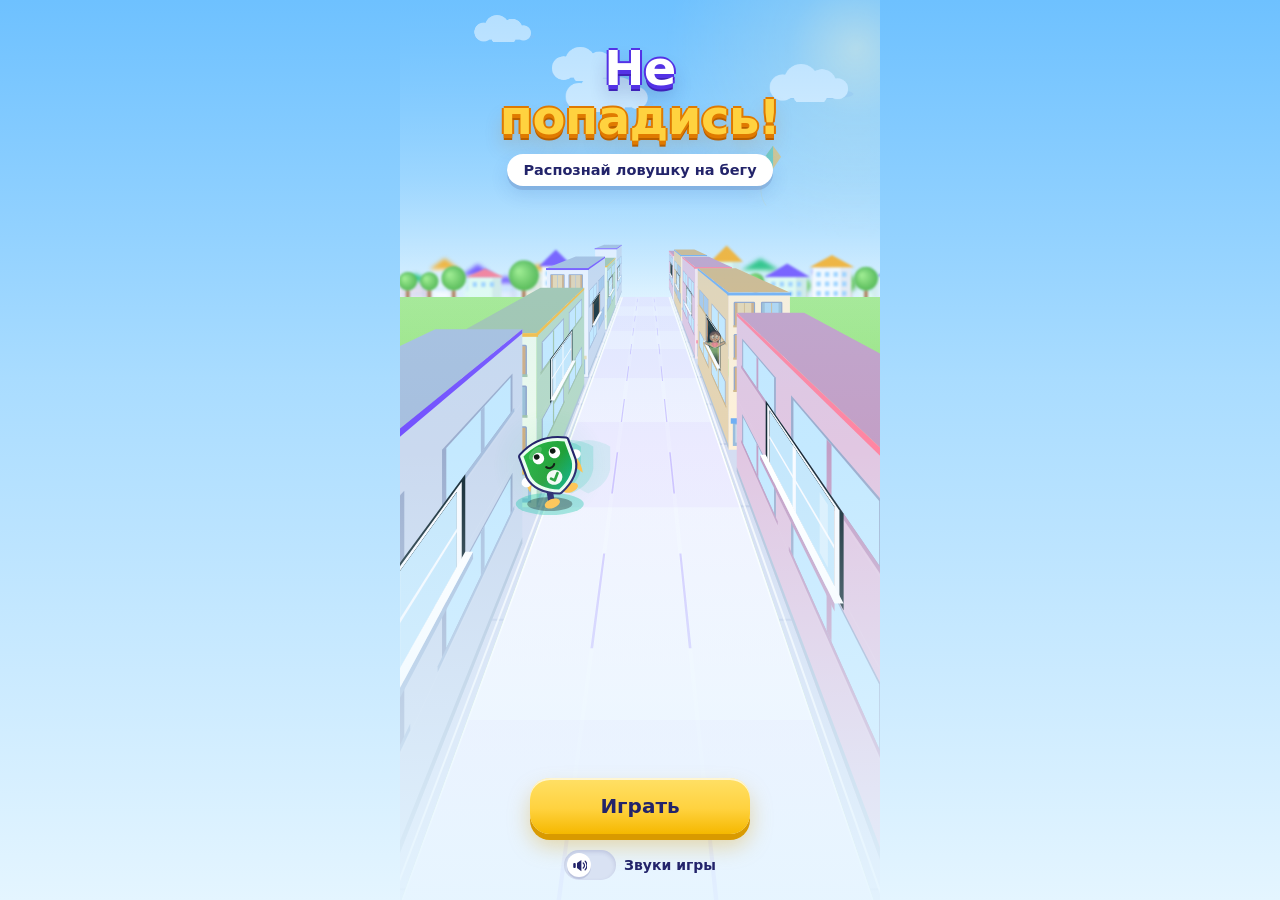
<file: game/index.html>
<!doctype html>
<html lang="ru">
<head>
  <meta charset="utf-8" />
  <meta name="viewport" content="width=device-width, initial-scale=1, maximum-scale=1, user-scalable=no, viewport-fit=cover" />
  <link rel="icon" href="data:," />
  <title>Не попадись!</title>
  <link rel="stylesheet" href="styles.css" />
  <link rel="stylesheet" href="events.css" />
  <link rel="stylesheet" href="rewards.css" />
</head>
<body>
  <div id="app">
    <!-- Игровое поле -->
    <canvas id="game" tabindex="-1" aria-label="Бег по трём дорожкам. Стрелки влево и вправо — манёвр, вверх или пробел — прыжок."></canvas>
    <section id="event-stage" class="event-stage hidden" role="status" aria-live="polite" aria-atomic="true"></section>

    <!-- HUD во время забега -->
    <div id="hud" class="hud hidden">
      <div class="hud-left">
        <div class="hud-chip" id="distance">0 м</div>
        <div class="hud-chip coins" id="coins"><span class="coin-dot" id="coin-target" aria-hidden="true"></span><span id="coins-n">0</span></div>
      </div>
      <div class="hud-right">
        <button class="icon-btn" id="sound-run" aria-label="Включить звук"></button>
        <button class="icon-btn" id="btn-pause" aria-label="Пауза и выход"><svg viewBox="0 0 24 24" aria-hidden="true"><rect x="5" y="3" width="5" height="18" rx="2"/><rect x="14" y="3" width="5" height="18" rx="2"/></svg></button>
      </div>
      <div class="hud-health"><div class="lives" id="lives" role="status" aria-live="polite" aria-atomic="true"></div><div class="hud-chip combo hidden" id="combo">x2</div></div>
    </div>

    <!-- Подсказка действий (нижние дорожки) -->
    <div id="lane-legend" class="lane-legend hidden">
      <button class="legend-item lane-btn" data-lane="0" aria-label="Отказать"><span class="lb-circle"><svg viewBox="0 0 24 24" fill="none" stroke="#fff" stroke-width="3.6" stroke-linecap="round" aria-hidden="true"><path d="M6.5 6.5l11 11M17.5 6.5l-11 11"/></svg></span><span class="lb-label">Отказать</span></button>
      <button class="legend-item lane-btn" data-lane="1" aria-label="Проверить"><span class="lb-circle"><svg viewBox="0 0 24 24" fill="none" stroke="#fff" stroke-width="3.2" stroke-linecap="round" aria-hidden="true"><circle cx="10.5" cy="10.5" r="6"/><path d="M15.2 15.2l4.8 4.8"/></svg></span><span class="lb-label">Проверить</span></button>
      <button class="legend-item lane-btn" data-lane="2" aria-label="Можно"><span class="lb-circle"><svg viewBox="0 0 24 24" fill="none" stroke="#fff" stroke-width="3.6" stroke-linecap="round" stroke-linejoin="round" aria-hidden="true"><path d="M5 12.5l4.5 4.5L19 7.5"/></svg></span><span class="lb-label">Можно</span></button>
    </div>

    <!-- Всплывающее «почему» при ошибке -->
    <div id="flash" class="flash hidden"></div>

    <!-- Стартовый экран -->
    <section id="screen-start" class="screen">
      <div class="brand">
        <h1 class="game-title">Не <span class="accent">попадись!</span></h1>
        <p class="subtitle">Распознай ловушку на бегу</p>
      </div>
      <div class="start-stage" aria-hidden="true"></div>
      <div class="start-bottom">
        <button class="btn-primary" id="btn-play">Играть</button>
        <label class="sound-toggle">
          <input type="checkbox" id="sound-toggle" />
          <span class="pill" aria-hidden="true"><svg viewBox="0 0 24 24"><rect x="2" y="8" width="4" height="8" rx="1.5"/><path d="M8 8l7-5v18l-7-5z"/><path d="M18 8q4 4 0 8M21 5q6 7 0 14" fill="none" stroke="currentColor" stroke-width="2" stroke-linecap="round"/></svg></span>
          <span class="sound-lbl">Звуки игры</span>
        </label>
      </div>
    </section>

    <section id="tutorial-overlay" class="modal-overlay hidden" role="dialog" aria-modal="true" aria-labelledby="tutorial-title" aria-describedby="tutorial-subtitle">
      <div class="tutorial-card">
        <button id="btn-tutorial-close" class="tutorial-close" aria-label="Пропустить обучение и начать игру"><svg viewBox="0 0 24 24" aria-hidden="true"><path d="M7 7l10 10M17 7L7 17"/></svg></button>
        <h2 id="tutorial-title">Как играть</h2>
        <p id="tutorial-subtitle">Герой бежит сам</p>
        <div class="tutorial-moves">
          <div class="tutorial-step">
            <svg class="tutorial-art" viewBox="0 0 140 116" aria-hidden="true">
              <defs><g id="tutorial-hero"><ellipse cy="24" rx="18" ry="5" fill="#c2b7eb"/><path d="M0-24L19-17V1Q18 17 0 24Q-18 17-19 1V-17Z" fill="#22c37a" stroke="#fff" stroke-width="3"/><ellipse cx="-7" cy="-6" rx="4" ry="6" fill="#fff"/><ellipse cx="7" cy="-6" rx="4" ry="6" fill="#fff"/><circle cx="-6" cy="-5" r="2" fill="#23246a"/><circle cx="8" cy="-5" r="2" fill="#23246a"/><path d="M-5 6q5 6 10 0" fill="none" stroke="#23246a" stroke-width="2.5" stroke-linecap="round"/></g></defs>
              <path d="M17 108L36 10H104L123 108" fill="#e2daf7"/><path d="M51 12L44 108M89 12L96 108" stroke="#fff" stroke-width="2" stroke-dasharray="6 6"/>
              <g fill="#a28bd4" stroke="#fff" stroke-width="2"><rect x="53" y="18" width="34" height="38" rx="4"/><path d="M58 23l24 28m0-28L58 51"/></g>
              <g class="tutorial-dodge"><use href="#tutorial-hero" x="70" y="75"/></g>
              <path d="M33 105H107m-68-6l-6 6 6 6m62-12l6 6-6 6" fill="none" stroke="#7350ff" stroke-width="3" stroke-linecap="round" stroke-linejoin="round"/>
            </svg>
            <strong>Обходи ящики</strong><span>Свайп ← →</span>
          </div>
          <div class="tutorial-step">
            <svg class="tutorial-art" viewBox="0 0 140 116" aria-hidden="true">
              <path d="M17 108L36 10H104L123 108" fill="#fff0bf"/><path d="M51 12L44 108M89 12L96 108" stroke="#fff" stroke-width="2" stroke-dasharray="6 6"/>
              <ellipse cx="70" cy="23" rx="14" ry="17" fill="#ffd23f" stroke="#fff5be" stroke-width="3"/><text x="70" y="28" text-anchor="middle" fill="#855015" font-size="13" font-weight="900">X5</text>
              <path d="M47 83v23m46-23v23" stroke="#9987bc" stroke-width="7"/><rect x="41" y="73" width="58" height="17" rx="4" fill="#ffd23f"/><path d="M48 88l10-13m8 13l10-13m8 13l10-13" stroke="#c28b31" stroke-width="4"/>
              <g class="tutorial-jump"><use href="#tutorial-hero" x="70" y="62"/></g>
              <path d="M118 84V53m-6 6l6-6 6 6" fill="none" stroke="#7350ff" stroke-width="3" stroke-linecap="round" stroke-linejoin="round"/>
            </svg>
            <strong>Прыгай за монетами</strong><span>Свайп ↑</span>
          </div>
        </div>
        <div class="tutorial-answer">
          <strong>Выбирай безопасный ответ</strong>
          <div class="tutorial-choices" aria-hidden="true">
            <span><i class="tutorial-no">×</i>Отказать</span><span><i class="tutorial-check"><svg viewBox="0 0 24 24"><circle cx="10" cy="10" r="6"/><path d="M15 15l5 5"/></svg></i>Проверить</span><span><i class="tutorial-yes">✓</i>Можно</span>
          </div>
        </div>
        <button id="btn-tutorial-start" class="btn-primary">Поехали!</button>
        <p class="tutorial-keyboard">На компьютере: ← → и пробел</p>
      </div>
    </section>

    <!-- Экран итога -->
    <section id="screen-end" class="screen hidden" aria-labelledby="end-title">
      <div id="run-complete" class="run-complete hidden" role="status" aria-live="polite">
        <svg class="complete-art" viewBox="0 0 240 112" aria-hidden="true">
          <ellipse cx="120" cy="55" rx="64" ry="48" fill="#ffedab"/>
          <g fill="none" stroke-width="5" stroke-linecap="round"><path d="M43 29l-7-6m4 61l-9 4m166-60l8-5m-9 58l9 4" stroke="#a493ed"/><path d="M65 14l-2-8m112 8l3-8m-8 89l4 7m-100-7l-3 7" stroke="#efb738"/></g>
          <g fill="#70d7aa"><circle cx="29" cy="54" r="4"/><circle cx="212" cy="52" r="4"/></g>
          <path d="M98 70l-8 36 18-7 10 11 7-34M141 70l9 36-18-7-10 11-7-34" fill="#9980ee"/>
          <circle cx="120" cy="51" r="42" fill="#e7ae32"/><circle cx="120" cy="48" r="41" fill="#ffd45b" stroke="#fff3c8" stroke-width="4"/>
          <path d="M120 18l24 9v22q-1 20-24 31-23-11-24-31V27Z" fill="#22bc7b" stroke="#fff" stroke-width="3" stroke-linejoin="round"/>
          <path d="M108 48l9 9 17-20" fill="none" stroke="#fff" stroke-width="6" stroke-linecap="round" stroke-linejoin="round"/>
        </svg>
        <h2 id="complete-title">Поздравляем!</h2>
        <p>Ты прошёл все испытания!</p>
      </div>
      <h2 class="end-title" id="end-title">Забег окончен!</h2>
      <div class="end-stats">
        <div class="stat"><div class="stat-num" id="end-distance">0</div><div class="stat-lbl">метров</div></div>
        <div class="stat"><div class="stat-num" id="end-coins">0</div><div class="stat-lbl">монет</div></div>
        <div class="stat"><div class="stat-num" id="end-recognized">0</div><div class="stat-lbl">ловушек<br>распознано</div></div>
      </div>
      <p class="end-verdict" id="end-verdict"></p>
      <div class="end-review" id="end-review"></div>
      <section class="chest-shop" aria-labelledby="shop-title">
        <div class="shop-heading"><h3 id="shop-title">Выбери сундук</h3><span class="shop-wallet"><i class="coin-dot" aria-hidden="true"></i><span id="shop-balance" aria-live="polite">0</span><span class="sr-only">монет осталось</span></span></div>
        <div class="chest-list" id="chest-list"></div>
        <div id="run-collection" class="run-collection hidden"><h4 id="collection-heading">Зверушки забега</h4><div id="run-pets" class="run-pets"></div></div>
      </section>
      <button class="btn-primary" id="btn-again">Начать заново</button>
    </section>

    <section id="pause-overlay" class="modal-overlay hidden" role="dialog" aria-modal="true" aria-labelledby="pause-title">
      <div class="pause-card"><span class="pause-mark" aria-hidden="true">Ⅱ</span><h2 id="pause-title">Передохнём?</h2><p>Забег подождёт тебя.</p>
        <button class="btn-primary" id="btn-resume">Продолжить</button>
        <button class="btn-secondary" id="btn-finish-run">Завершить забег</button>
        <button class="btn-text" id="btn-exit">Выйти из игры</button>
        <small>При выходе забег и монеты сбросятся.</small>
      </div>
    </section>
    <section id="reward-overlay" class="modal-overlay hidden" role="dialog" aria-modal="true" aria-labelledby="reward-title">
      <div class="reward-dialog" id="reward-dialog" tabindex="-1"><h2 id="reward-title">Кто внутри?</h2><div id="reward-opening" class="reward-opening"></div><div id="reward-reel" class="reward-reel hidden"><span class="reel-pointer" aria-hidden="true"></span><div class="reel-window" aria-hidden="true"><div id="reel-track" class="reel-track"></div></div><p id="reel-label" class="reel-label" role="status">Кто станет твоим другом?</p></div><div id="reward-pet" class="hidden" role="status" aria-live="polite"></div><button class="btn-primary hidden" id="btn-reward-done">К сундукам</button></div>
    </section>

    <!-- Загрузка -->
    <section id="screen-loading" class="screen">
      <div class="loader"></div>
      <p>Загрузка…</p>
    </section>
  </div>

  <script src="js/content.js"></script>
  <script src="js/platform.js"></script>
  <script src="js/events.js"></script>
  <script src="js/runner.js"></script>
  <script src="js/city.js"></script>
  <script src="js/rewards.js"></script>
  <script src="js/reward-shop.js"></script>
  <script src="js/game.js"></script>
</body>
</html>
</file>
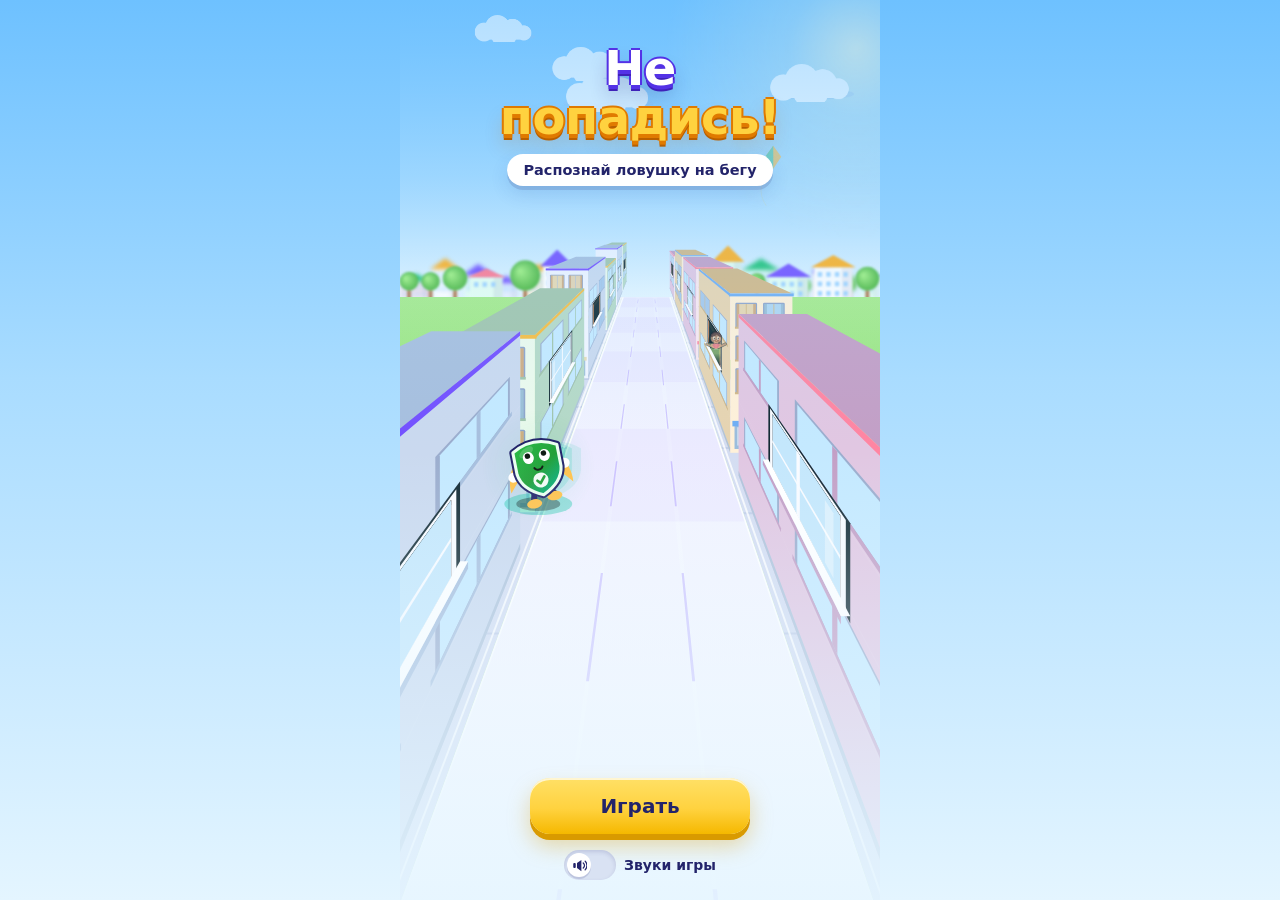
<file: play.html>
<!doctype html>
<html lang="ru">
<head>
  <meta charset="utf-8" />
  <meta name="viewport" content="width=device-width, initial-scale=1, maximum-scale=1, user-scalable=no, viewport-fit=cover" />
  <link rel="icon" href="data:," />
  <title>Не попадись!</title>
  <style>
/* «Не попадись!» — оформление в стиле «Облака»: пастельное небо, белые карточки-наклейки,
   мягкие «пластиковые» тени. Только системные шрифты, без внешних ресурсов. */
:root {
  --sky1: #6ec1ff;
  --sky2: #a9dcff;
  --sky3: #e4f5ff;
  --ink: #23246a;
  --ink-2: #5b5f9c;
  --muted: #8c90bd;
  --violet: #7350ff;
  --violet-2: #5432e6;
  --violet-soft: #ece6ff;
  --sun: #ffd23f;
  --sun-2: #f5b800;
  --tile: #ffffff;
  --tile-lip: #cdd8ee;
  /* дорожки-действия */
  --refuse: #ff4d6d;   --refuse-d: #d42a4c;
  --check: #7350ff;    --check-d: #4a2bd0;
  --ok: #22c37a;       --ok-d: #12965a;
  --sber-green: #21a038;
  --card-sh: 0 4px 0 rgba(35,36,106,0.14), 0 8px 18px rgba(35,80,160,0.14);
  font-family: ui-rounded, "SF Pro Rounded", "Arial Rounded MT Bold", "Nunito", "Segoe UI", system-ui, -apple-system, Roboto, sans-serif;
}

* { box-sizing: border-box; -webkit-tap-highlight-color: transparent; }
html, body { margin: 0; height: 100%; overflow: hidden; }
body {
  background: linear-gradient(180deg, var(--sky1) 0%, var(--sky2) 42%, var(--sky3) 100%);
  color: var(--ink);
  user-select: none;
  -webkit-user-select: none;
  touch-action: none;
}
input { -webkit-user-select: text; user-select: text; }
button { font-family: inherit; }

#app {
  position: relative;
  width: 100vw;
  height: 100vh;
  height: 100dvh;
  max-width: 480px;
  margin: 0 auto;
  overflow: hidden;
  background: var(--sky2);
}
#game { position: absolute; inset: 0; width: 100%; height: 100%; display: block; }
.hidden { display: none !important; }

/* ---------- Кнопки ---------- */
.btn-primary {
  border: none;
  background: linear-gradient(180deg, #ffe066, var(--sun) 55%, var(--sun-2));
  color: var(--ink);
  font-size: 20px;
  font-weight: 900;
  padding: 16px 46px;
  border-radius: 20px;
  box-shadow: inset 0 2px 0 rgba(255,255,255,0.7), 0 6px 0 #d99a00, 0 12px 22px rgba(217,154,0,0.35);
  cursor: pointer;
  transition: transform 0.08s ease, box-shadow 0.08s ease;
}
.btn-primary:active { transform: translateY(4px); box-shadow: inset 0 2px 0 rgba(255,255,255,0.7), 0 2px 0 #d99a00, 0 6px 12px rgba(217,154,0,0.3); }
.btn-secondary {
  border: none;
  background: var(--tile);
  color: var(--ink);
  font-size: 16px; font-weight: 900;
  padding: 14px 26px;
  border-radius: 18px;
  box-shadow: var(--card-sh);
  cursor: pointer;
  transition: transform 0.08s ease;
}
.btn-secondary:active { transform: translateY(3px); }
.btn-text {
  border: none; background: none; color: var(--ink-2);
  font-size: 14px; font-weight: 800; text-decoration: underline; text-underline-offset: 3px;
  cursor: pointer; padding: 8px;
}
.btn-primary:focus-visible, .btn-secondary:focus-visible, .icon-btn:focus-visible, .lane-btn:focus-visible { outline: 3px solid var(--violet); outline-offset: 3px; }

/* ---------- HUD ---------- */
.hud {
  position: absolute;
  top: 0; left: 0; right: 0;
  display: flex;
  justify-content: space-between;
  align-items: flex-start;
  padding: calc(env(safe-area-inset-top) + 12px) 12px 0;
  z-index: 5;
  pointer-events: none;
}
.hud-left, .hud-right { display: flex; gap: 8px; align-items: center; }
.hud-chip {
  background: var(--tile);
  color: var(--ink);
  font-weight: 900;
  font-size: 16px;
  font-variant-numeric: tabular-nums;
  padding: 7px 13px;
  border-radius: 14px;
  display: flex; align-items: center; gap: 6px;
  box-shadow: var(--card-sh);
}
.coin-dot {
  width: 18px; height: 18px; border-radius: 50%;
  background: radial-gradient(circle at 35% 30%, #fff6c4, var(--sun) 55%, var(--sun-2));
  box-shadow: inset 0 -2px 0 rgba(180,110,0,0.35);
}
.hud-chip.coins.pop { animation: chipPop 0.28s ease-out; }
.hud-chip.combo { background: linear-gradient(180deg, #ffe066, var(--sun-2)); color: var(--ink); box-shadow: 0 4px 0 #d99a00, 0 8px 16px rgba(217,154,0,0.3); }
.hud-chip.combo.pop { animation: chipPop 0.4s cubic-bezier(.2,1.6,.4,1); }
@keyframes chipPop { 0% { transform: scale(1); } 40% { transform: scale(1.22); } 100% { transform: scale(1); } }
.lives { display:flex; gap:2px; padding:5px 8px; background:var(--tile); border-radius:14px; box-shadow:var(--card-sh); }
.life { position:relative; display:block; width:22px; height:26px; flex:none; }
.life svg { display:block; width:100%; height:100%; }
.life.lost .life-icon { opacity:.2; filter:grayscale(1); }
.lives.hit { background:#fff0f4; box-shadow:0 0 0 2px #ff85a2,0 4px 0 #d42a4c26; animation:shieldPanel .7s ease-out; }
.life.pop::after { content:""; position:absolute; inset:-6px; border:3px solid #ff85a2; border-radius:50%; animation:shieldRing .65s ease-out both; }
.life-shard { position:absolute; inset:0; animation:shieldBreak .8s cubic-bezier(.15,.7,.35,1) both; }
.shard-0 { clip-path:polygon(0 0,55% 0,48% 47%,0 52%); --dx:-14px; --dy:-12px; --turn:-35deg; }
.shard-1 { clip-path:polygon(55% 0,100% 0,100% 52%,48% 47%); --dx:15px; --dy:-10px; --turn:40deg; }
.shard-2 { clip-path:polygon(0 52%,48% 47%,55% 100%,0 100%); --dx:-11px; --dy:19px; --turn:-55deg; }
.shard-3 { clip-path:polygon(48% 47%,100% 52%,100% 100%,55% 100%); --dx:14px; --dy:21px; --turn:50deg; }
@keyframes shieldBreak { 0%,12% { opacity:1; transform:scale(1.25); filter:brightness(1.35); } 65% { opacity:1; } 100% { opacity:0; transform:translate(var(--dx),var(--dy)) rotate(var(--turn)) scale(.55); } }
@keyframes shieldRing { from { opacity:.9; transform:scale(.5); } to { opacity:0; transform:scale(1.7); } }
@keyframes shieldPanel { 0%,100% { transform:scale(1); } 22% { transform:scale(1.1); } 50% { transform:scale(.98); } }
.sr-only { position:absolute; width:1px; height:1px; padding:0; margin:-1px; overflow:hidden; clip-path:inset(50%); white-space:nowrap; }
@media (max-width:360px) { .life { width:18px; height:22px; } }
@media (prefers-reduced-motion:reduce) { .life.pop::after,.life-shard { display:none; } }
.icon-btn {
  pointer-events: auto;
  border: none;
  background: var(--tile);
  width: 40px; height: 40px;
  border-radius: 14px;
  font-size: 18px;
  box-shadow: var(--card-sh);
  cursor: pointer;
}

/* ---------- Нижняя панель: три кнопки-дорожки ---------- */
.lane-legend {
  position: absolute;
  left: 0; right: 0; bottom: 0;
  display: flex;
  justify-content: space-around;
  z-index: 5;
  padding: 14px 10px calc(env(safe-area-inset-bottom) + 12px);
  background: rgba(255,255,255,0.78);
  border-top: 2px solid #fff;
  box-shadow: 0 -6px 20px rgba(35,80,160,0.12);
  border-radius: 26px 26px 0 0;
}
.lane-btn {
  flex: 1;
  border: none; background: none; padding: 0;
  display: flex; flex-direction: column; align-items: center; gap: 7px;
  color: var(--ink); font-size: 13.5px; font-weight: 900;
  cursor: pointer;
  touch-action: manipulation;
}
.lane-btn .lb-circle {
  width: 64px; height: 64px; border-radius: 50%;
  display: flex; align-items: center; justify-content: center;
  transition: transform 0.14s cubic-bezier(.2,1.5,.4,1);
}
.lane-btn .lb-circle svg { width: 30px; height: 30px; }
.lane-btn[data-lane="0"] .lb-circle { background: linear-gradient(180deg, #ff7a92, var(--refuse)); box-shadow: inset 0 3px 0 rgba(255,255,255,0.45), 0 6px 0 var(--refuse-d), 0 10px 16px rgba(212,42,76,0.3); }
.lane-btn[data-lane="1"] .lb-circle { background: linear-gradient(180deg, #8f75ff, var(--check)); box-shadow: inset 0 3px 0 rgba(255,255,255,0.45), 0 6px 0 var(--check-d), 0 10px 16px rgba(74,43,208,0.3); }
.lane-btn[data-lane="2"] .lb-circle { background: linear-gradient(180deg, #4fdc98, var(--ok)); box-shadow: inset 0 3px 0 rgba(255,255,255,0.45), 0 6px 0 var(--ok-d), 0 10px 16px rgba(18,150,90,0.3); }
.lane-btn:active .lb-circle { transform: translateY(4px); }
.lane-btn.active .lb-circle { transform: translateY(-3px) scale(1.08); }
.lane-btn .lb-label { padding: 2px 10px; border-radius: 999px; transition: background 0.12s ease, color 0.12s ease; }
.lane-btn.active .lb-label { background: var(--ink); color: #fff; }

/* ---------- Подсказка «почему» при ошибке ---------- */
.flash {
  position: absolute;
  left: 14px; right: 14px;
  top: calc(env(safe-area-inset-top) + 68px);
  z-index: 8;
  background: var(--tile);
  color: var(--ink);
  border-radius: 22px;
  padding: 16px 16px 14px;
  font-size: 15.5px;
  font-weight: 800;
  line-height: 1.32;
  text-align: center;
  box-shadow: 0 5px 0 rgba(35,36,106,0.16), 0 14px 28px rgba(35,80,160,0.22);
  animation: flashIn 0.18s cubic-bezier(.2,1.4,.4,1);
}
.flash::before {
  content: "Ой!"; position: absolute; top: -12px; left: 16px;
  background: var(--refuse); color: #fff; font-size: 13px; font-weight: 900;
  padding: 3px 12px; border-radius: 10px; box-shadow: 0 3px 0 var(--refuse-d);
}
.flash .flash-icon { font-size: 26px; display: block; margin-bottom: 2px; }
.flash .flash-villain { font-weight: 900; color: var(--refuse-d); margin-bottom: 4px; }
.flash .flash-ans { margin-top: 10px; padding: 7px 10px; border-radius: 12px; background: var(--violet-soft); color: var(--violet-2); font-size: 14.5px; font-weight: 900; }
@keyframes flashIn { from { opacity: 0; transform: translateY(-10px) scale(0.95); } to { opacity: 1; transform: none; } }

/* ---------- Экраны ---------- */
.screen {
  position: absolute;
  inset: 0;
  z-index: 10;
  display: flex;
  flex-direction: column;
  align-items: center;
  justify-content: flex-start;
  gap: 16px;
  padding: calc(env(safe-area-inset-top) + 20px) 20px calc(env(safe-area-inset-bottom) + 20px);
  background: linear-gradient(180deg, rgba(110,193,255,0.5) 0%, rgba(169,220,255,0.6) 45%, rgba(228,245,255,0.88) 100%);
  color: var(--ink);
  text-align: center;
  overflow-y: auto;
  touch-action: pan-y;
}
.screen > :first-child { margin-top: auto; }
.screen > :last-child { margin-bottom: auto; }

.brand { display: flex; flex-direction: column; align-items: center; gap: 6px; }
.logo-badge {
  width: 92px; height: 92px;
  border-radius: 50%;
  background: radial-gradient(circle at 35% 28%, #5fe08a, var(--sber-green) 62%, #13782a);
  box-shadow: inset 0 -6px 0 rgba(0,0,0,0.12), 0 14px 22px rgba(35,80,160,0.25);
  display: flex; align-items: center; justify-content: center;
  animation: badgeIn 0.5s cubic-bezier(.2,1.5,.4,1) both, floaty 2.6s ease-in-out 0.5s infinite;
}
@keyframes badgeIn { from { transform: scale(0.3) rotate(-14deg); opacity: 0; } to { transform: none; opacity: 1; } }
@keyframes floaty { 0%,100% { transform: translateY(0) rotate(-2deg); } 50% { transform: translateY(-7px) rotate(2deg); } }
@keyframes riseIn { from { transform: translateY(14px); opacity: 0; } to { transform: none; opacity: 1; } }

/* Объёмный заголовок: белая заливка + фиолетовая «выдавленная» тень */
.game-title {
  margin: 6px 0 0;
  font-size: 42px;
  line-height: 1.02;
  font-weight: 900;
  letter-spacing: -0.5px;
  color: #fff;
  text-shadow:
    0 2px 0 var(--violet-2), 0 4px 0 var(--violet-2), 0 6px 0 #3f22b8,
    2px 0 0 var(--violet-2), -2px 0 0 var(--violet-2), 0 -2px 0 var(--violet-2),
    0 12px 18px rgba(35,36,106,0.25);
  animation: riseIn 0.4s ease-out 0.12s both;
}
.game-title .accent {
  display: block;
  color: var(--sun);
  text-shadow:
    0 2px 0 #e07a00, 0 4px 0 #e07a00, 0 6px 0 #b85f00,
    2px 0 0 #e07a00, -2px 0 0 #e07a00, 0 -2px 0 #e07a00,
    0 12px 18px rgba(184,95,0,0.25);
}
.subtitle {
  margin: 6px 0 0; color: var(--ink); font-size: 14.5px; font-weight: 800;
  background: var(--tile); padding: 8px 16px; border-radius: 999px; box-shadow: var(--card-sh);
  animation: riseIn 0.4s ease-out 0.2s both;
}

.howto {
  background: rgba(255,255,255,0.9);
  border: 2px solid #fff;
  border-radius: 24px;
  padding: 14px 14px 12px;
  width: 100%;
  max-width: 350px;
  text-align: left;
  box-shadow: var(--card-sh);
  animation: riseIn 0.4s ease-out 0.28s both;
}
.howto-title { margin: 0 0 8px 4px; font-weight: 900; font-size: 15px; color: var(--ink); }
.howto-row { display: flex; align-items: center; gap: 10px; font-size: 13.5px; color: var(--ink-2); margin: 8px 0; line-height: 1.28; font-weight: 700; animation: riseIn 0.35s ease-out both; }
.howto-row .he { flex: 0 0 34px; height: 34px; border-radius: 50%; display: flex; align-items: center; justify-content: center; }
.howto-row .he svg { width: 17px; height: 17px; }
.howto-row b { color: var(--ink); font-weight: 900; }
.howto-row.r0 { animation-delay: 0.34s; } .howto-row.r0 .he { background: var(--refuse); box-shadow: 0 3px 0 var(--refuse-d); }
.howto-row.r1 { animation-delay: 0.42s; } .howto-row.r1 .he { background: var(--check); box-shadow: 0 3px 0 var(--check-d); }
.howto-row.r2 { animation-delay: 0.5s; }  .howto-row.r2 .he { background: var(--ok); box-shadow: 0 3px 0 var(--ok-d); }

#btn-play { animation: riseIn 0.4s ease-out 0.55s both, pulse 1.6s ease-in-out 1s infinite; }
@keyframes pulse { 0%,100% { transform: scale(1); } 50% { transform: scale(1.05); } }

.sound-toggle { display: flex; align-items: center; gap: 8px; color: var(--ink); font-weight: 800; font-size: 14px; cursor: pointer; position: relative; }
.sound-toggle input { position: absolute; opacity: 0; width: 1px; height: 1px; }
.sound-toggle .pill { width: 52px; height: 30px; border-radius: 999px; background: #d9e2f3; box-shadow: inset 0 2px 4px rgba(35,36,106,0.15); position: relative; transition: background 0.18s; }
.sound-toggle .pill::after { content: ""; position: absolute; left: 3px; top: 3px; width: 24px; height: 24px; border-radius: 50%; background: #fff; box-shadow: 0 2px 0 rgba(35,36,106,0.15); transition: transform 0.18s cubic-bezier(.2,1.5,.4,1); }
.sound-toggle input:checked + .pill { background: var(--ok); }
.sound-toggle input:checked + .pill::after { transform: translateX(22px); }
.sound-toggle .pill svg { position:absolute; left:8px; top:8px; width:15px; height:15px; fill:currentColor; z-index:1; transition:transform .18s; }
.sound-toggle input:checked + .pill svg { transform:translateX(22px); }
.sound-toggle input:focus-visible + .pill { outline: 3px solid var(--violet); outline-offset: 2px; }
.sound-lbl { color: var(--ink); }
.hint { color: var(--ink-2); font-size: 12.5px; font-weight: 700; margin: 0; }

/* ---------- Экран итога ---------- */
.end-title {
  font-size: 32px; font-weight: 900; margin: 0; color: #fff;
  text-shadow: 0 2px 0 var(--violet-2), 0 4px 0 var(--violet-2), 2px 0 0 var(--violet-2), -2px 0 0 var(--violet-2), 0 -2px 0 var(--violet-2), 0 10px 16px rgba(35,36,106,0.22);
  animation: riseIn 0.35s ease-out both;
}
.end-stats { display: flex; gap: 10px; width: 100%; max-width: 360px; }
.stat { flex: 1; background: var(--tile); border-radius: 18px; padding: 12px 6px 10px; box-shadow: var(--card-sh); animation: riseIn 0.4s ease-out both; }
.stat:nth-child(2) { animation-delay: 0.1s; }
.stat:nth-child(3) { animation-delay: 0.2s; }
.stat-num { font-size: 26px; min-height: 30px; font-variant-numeric: tabular-nums; font-weight: 900; color: var(--violet); }
.stat-lbl { font-size: 12px; color: var(--ink-2); font-weight: 800; margin-top: 2px; min-height: 28px; }

.end-verdict { font-size: 16px; font-weight: 800; color: var(--ink); max-width: 340px; min-height: 44px; animation: riseIn 0.4s ease-out 0.5s both; }

/* ---------- Загрузка ---------- */
#screen-loading { gap: 14px; font-weight: 800; }
.loader {
  width: 46px; height: 46px;
  border: 5px solid rgba(255,255,255,0.85);
  border-top-color: var(--violet);
  border-radius: 50%;
  animation: spin 0.9s linear infinite;
}
@keyframes spin { to { transform: rotate(360deg); } }

@media (max-height: 700px) {
  .game-title { font-size: 34px; }
  .logo-badge { width: 70px; height: 70px; }
  .logo-badge svg { width: 42px; height: 42px; }
  .howto { padding: 10px 12px; }
  .lane-btn .lb-circle { width: 58px; height: 58px; }
}

@media (prefers-reduced-motion: reduce) {
  *, *::before, *::after { animation: none !important; transition: none !important; }
}


/* Адаптация локального раннера к визуальному языку matvey-v2. */
#screen-start { justify-content:space-between; padding-top:calc(env(safe-area-inset-top) + 38px); background:linear-gradient(180deg,#6ec1ff88, #a9dcff22 32%,transparent 50%,#e4f5ffdd); }
#screen-start > :first-child,#screen-start > :last-child { margin:0; }
#screen-start .game-title { font-size:48px; }
.start-stage { flex:1; min-height:70px; }
.start-bottom { display:flex; flex-direction:column; align-items:center; gap:16px; width:100%; }
#screen-start #btn-play { min-width:220px; }
#screen-end { gap:25px; background:linear-gradient(180deg,#b8e3ffe6,#e9f6fff2); }
#screen-end .end-title { font-size:32px; margin-bottom:3px; }
#screen-end .end-stats { gap:9px; }
#screen-end .stat { min-width:0; padding:19px 5px 15px; border:2px solid #fff; }
#screen-end .stat-num { font-size:clamp(23px,6vw,30px); }
#screen-end .stat-lbl { min-height:32px; line-height:1.3; }
#screen-end .end-verdict { margin:0; font-size:16px; line-height:1.45; max-width:305px; min-height:0; }
#btn-again { width:100%; max-width:310px; font-size:19px; padding-inline:18px; }
.hud-chip { white-space:nowrap; }
.hud-chip.combo { position:absolute; top:128px; right:14px; font-size:12px; }
.lives { min-height:36px; align-items:center; }
.lane-legend { pointer-events:auto; }
@media (max-height:700px) { #screen-start { padding-top:22px; padding-bottom:18px; }.start-bottom { gap:12px; }#screen-start .game-title { font-size:39px; }.lane-btn .lb-circle { width:52px; height:52px; }.lane-legend { padding-top:10px; }.lane-btn { gap:5px; } }
@media (max-width:360px) { .hud-left,.hud-right { gap:5px; }.hud-chip { padding:7px 8px; font-size:13px; }.lives { font-size:16px; padding:6px; }.icon-btn { width:36px; height:36px; }#screen-end { padding-inline:16px; }.stat-lbl { font-size:11px; } }

/* Two compact HUD rows keep the pause and sound controls easy to tap. */
.hud { display:grid; grid-template-columns:1fr auto; gap:6px 8px; }
.hud-left,.hud-right { gap:6px; }
.hud-health { grid-column:1/-1; display:flex; align-items:center; gap:8px; }
.hud-health .lives { min-height:28px; padding:3px 8px; }
.hud-health .life { width:18px; height:22px; }
.hud-health .combo { padding:3px 9px; font-size:13px; }
.icon-btn svg { display:block; width:24px; height:24px; fill:currentColor; }
#sound-run,#btn-pause { width:40px; height:40px; display:grid; place-items:center; color:var(--ink); }
#btn-pause { color:var(--violet); }
#event-stage.event-stage { top:calc(env(safe-area-inset-top) + 96px); }
#app.is-paused .hud *,#app.is-paused .event-stage * { animation-play-state:paused!important; }
@media(max-width:360px) { .hud-chip { font-size:13px; }.hud-health .life { width:17px; height:21px; } }

/* ---------- Разбор ошибок на финише ---------- */
.end-review { width: 100%; max-width: 340px; display: flex; flex-direction: column; gap: 7px; animation: riseIn 0.4s ease-out 0.55s both; }
.review-title { margin: 2px 0 1px; font-size: 13px; font-weight: 800; color: var(--ink-2); }
.review-allgood { margin: 0; font-size: 14.5px; font-weight: 800; color: var(--ok-d); background: #e6fff2; border: 2px solid #b6f0d2; border-radius: 14px; padding: 10px 12px; }
.review-item { display: block; width: 100%; text-align: left; background: var(--tile); border: 2px solid #ffd7df; border-left: 5px solid var(--refuse); border-radius: 14px; padding: 9px 12px; cursor: pointer; box-shadow: 0 3px 0 rgba(35,36,106,0.08); font: inherit; }
.review-item .ri-top { display: flex; align-items: center; gap: 7px; flex-wrap: wrap; font-size: 14px; font-weight: 800; color: var(--ink); }
.review-item .ri-text { flex: 1; min-width: 0; }
.review-safe { font-size: 10.5px; font-weight: 800; color: #9a6b00; background: #fff0c7; border-radius: 999px; padding: 2px 8px; }
.review-item .ri-why { display: none; margin-top: 7px; font-size: 13px; line-height: 1.38; color: var(--ink-2); }
.review-item .ri-why b { color: var(--ok-d); font-weight: 900; }
.review-item.open { border-color: #cfe9d8; border-left-color: var(--ok); }
.review-item.open .ri-why { display: block; }

/* Кнопка «Играть»: приглашающий пульс затухает (не дёргается бесконечно) */
#btn-play { animation: riseIn 0.4s ease-out 0.55s both, pulse 1.6s ease-in-out 1s 4; }
@media (prefers-reduced-motion: reduce) {
  #btn-play { animation: riseIn 0.4s ease-out 0.55s both; }
  .badge, .end-review { animation: none; }
}
.review-neutral { margin: 0; font-size: 14px; font-weight: 700; color: var(--ink-2); background: #eef3ff; border: 2px solid #d7e2ff; border-radius: 14px; padding: 10px 12px; }

/* Блокировка фона диалога и в WebView без inert. */
.input-blocked { pointer-events:none !important; }

/* Короткое обучение перед первым забегом; вся графика встроена. */
#tutorial-overlay { padding:16px; padding-top:max(16px,env(safe-area-inset-top)); padding-bottom:max(16px,env(safe-area-inset-bottom)); }
.tutorial-card { position:relative; width:100%; max-width:380px; max-height:100%; overflow-y:auto; padding:25px 16px 15px; border:3px solid #fff; border-radius:28px; background:#f8fbff; box-shadow:0 7px 0 #abafd9,0 16px 40px #28225035; text-align:center; }
.tutorial-close { position:absolute; top:7px; right:7px; display:grid; place-items:center; width:44px; height:44px; border:0; border-radius:15px; background:var(--violet-soft); color:var(--violet); cursor:pointer; }
.tutorial-close svg { width:25px; height:25px; fill:none; stroke:currentColor; stroke-width:3; stroke-linecap:round; }
.tutorial-close:focus-visible { outline:3px solid var(--violet); outline-offset:2px; }
.tutorial-card h2 { margin:0 28px 3px; font-size:27px; line-height:1.2; font-weight:900; }
#tutorial-subtitle { margin:0 0 17px; color:var(--ink-2); font-size:14px; }
.tutorial-moves { display:grid; grid-template-columns:1fr 1fr; gap:9px; }
.tutorial-step { min-width:0; padding:4px 3px 12px; border-radius:18px; background:#eee8ff; }
.tutorial-step:nth-child(2) { background:#fff4d3; }
.tutorial-art { display:block; width:100%; height:116px; }
.tutorial-step strong,.tutorial-step span { display:block; }
.tutorial-step strong { margin:3px 0 5px; font-size:13px; line-height:1.25; font-weight:850; }
.tutorial-step span { font-size:13px; font-weight:750; color:var(--ink-2); }
.tutorial-answer { margin:13px 0 16px; padding:13px 5px 11px; border-radius:18px; background:#edf5ff; }
.tutorial-answer>strong { display:block; font-size:15px; line-height:1.25; }
.tutorial-choices { display:flex; justify-content:space-around; gap:4px; margin:11px 0 10px; }
.tutorial-choices span { display:flex; flex:1; flex-direction:column; align-items:center; gap:5px; font-size:11px; font-weight:800; }
.tutorial-choices i { display:grid; place-items:center; width:34px; height:34px; border-radius:12px; color:white; font-size:29px; line-height:1; font-style:normal; font-weight:900; box-shadow:0 3px 0 #23246a18; }
.tutorial-no { background:var(--refuse); }.tutorial-check { background:var(--check); }.tutorial-yes { background:var(--ok); }
.tutorial-check svg { width:24px; height:24px; fill:none; stroke:#fff; stroke-width:3; stroke-linecap:round; }
#btn-tutorial-start { width:100%; padding:13px 20px; font-size:20px; }
.tutorial-keyboard { margin:14px 0 0; color:var(--ink-2); font-size:11px; }
.tutorial-dodge { animation:tutorialDodge 2.8s ease-in-out infinite; }
.tutorial-jump { animation:tutorialJump 2.8s ease-in-out infinite; }
@keyframes tutorialDodge { 0%,10%,90%,100% { transform:translateX(0); } 35%,65% { transform:translateX(-32px); } }
@keyframes tutorialJump { 0%,15%,85%,100% { transform:translateY(20px); } 45%,55% { transform:translateY(-15px); } }
@media (max-height:620px) { .tutorial-card { padding-top:20px; }.tutorial-art { height:92px; }#tutorial-subtitle { margin-bottom:10px; }.tutorial-answer { margin:10px 0 12px; padding:10px 4px; }.tutorial-keyboard { margin-top:12px; } }
@media (prefers-reduced-motion:reduce) { .tutorial-dodge,.tutorial-jump { animation:none; }.tutorial-dodge { transform:translateX(-32px); }.tutorial-jump { transform:translateY(-15px); } }

</style>
  <style>
/* Компактные предметные события в светлой палитре matvey-v2. */
.event-stage { position:absolute; z-index:4; top:calc(env(safe-area-inset-top) + 60px); left:50%; width:min(352px, calc(100% - 24px)); transform:translateX(-50%); pointer-events:none; color:#effff8; font-family:inherit; }
.ev-shell { position:relative; border:1px solid #358573; border-radius:18px; background:linear-gradient(130deg,rgba(17,49,53,.98),rgba(9,28,38,.98)); box-shadow:0 8px 24px #030e1655,inset 0 1px #bbffde12; }
.ev-scene { display:flex; align-items:center; gap:12px; padding:13px 14px 13px 10px; min-height:108px; }
.ev-art { width:68px; height:76px; flex:none; position:relative; display:grid; place-items:center; color:#94edd5; }
.ev-art:before { content:""; position:absolute; width:66px; height:66px; border-radius:50%; background:radial-gradient(circle,#00c1a01f,transparent 72%); }
.ev-copy { min-width:0; flex:1; }
.ev-eyebrow { color:#83cdbb; font-size:10px; line-height:1.25; text-transform:uppercase; font-weight:750; letter-spacing:1px; }
.ev-sender { color:#adbfca; font-size:11px; line-height:1.25; margin-top:3px; overflow-wrap:anywhere; }
.ev-words { margin:6px 0 0; font-size:16px; line-height:1.3; font-weight:750; overflow-wrap:anywhere; }
.ev-icon { display:block; width:24px; height:24px; fill:none; stroke:currentColor; stroke-width:1.7; stroke-linecap:round; stroke-linejoin:round; }
.ev-timing { padding:7px 9px 0; display:flex; gap:8px; align-items:center; }
.ev-timing>div { height:3px; flex:1; overflow:hidden; border-radius:3px; background:#8affd326; }
.ev-timing span { display:block; height:100%; background:#77e3bb; transform-origin:left; }
.ev-timing small { font-size:13.5px; font-weight:800; color:#c1d6d7; text-shadow:0 1px 3px #001b22; }
.ev-result { position:absolute; inset:0; border-radius:inherit; background:#103d35ed; display:flex; align-items:center; justify-content:center; gap:8px; font-weight:800; font-size:15px; color:#b2f6cd; }
.ev-result[hidden] { display:none; }
.ev-miss .ev-result { background:#3a3020ed; color:#ffe0a0; }
.ev-phone { width:39px; height:68px; position:relative; z-index:1; border:2px solid #88b5b1; border-radius:10px; background:linear-gradient(145deg,#244b52,#102c38); box-shadow:3px 4px #061921; display:flex; flex-direction:column; align-items:center; justify-content:center; gap:5px; animation:ev-wiggle 2.4s ease-in-out infinite; }
.ev-speaker { position:absolute; top:4px; width:13px; height:2px; border-radius:2px; background:#78a29f; }
.ev-avatar { display:grid; place-items:center; width:26px; height:26px; border-radius:50%; background:#a2f3d51a; }
.ev-avatar .ev-icon { width:20px; height:20px; }
.ev-receiver { background:#21a038; padding:3px; border-radius:50%; }
.ev-receiver .ev-icon { width:10px; height:10px; color:#d8ffe6; }
.ev-ring { position:absolute; border:1px solid #56ccb2; border-radius:22px; width:44px; height:58px; opacity:0; animation:ev-ring 2.4s ease-out infinite; }
.ev-ring.r2 { animation-delay:.35s; }
.ev-chat-back { width:39px; height:29px; position:absolute; left:7px; top:14px; border-radius:9px 9px 9px 2px; background:#274853; border:1px solid #608c96; }
.ev-chat-front { position:relative; width:48px; height:37px; margin:16px 0 0 9px; border-radius:10px 10px 3px 10px; background:#195647; border:1px solid #6bd3ac; display:flex; align-items:flex-end; justify-content:center; gap:3px; padding-bottom:6px; animation:ev-message 3s ease-out infinite; }
.ev-chat-front .ev-icon { width:18px; height:18px; position:absolute; left:7px; top:4px; }
.ev-chat-front i,.ev-dots i { width:3px; height:3px; border-radius:50%; background:#a8ebd6; animation:ev-dot 1.6s ease-in-out infinite; }
.ev-chat-front i:nth-of-type(2),.ev-dots i:nth-child(2) { animation-delay:.2s; }
.ev-chat-front i:nth-of-type(3),.ev-dots i:nth-child(3) { animation-delay:.4s; }
.ev-laptop { width:57px; height:43px; border:2px solid #709c9b; border-radius:6px 6px 2px 2px; background:#122d38; display:grid; place-items:center; transform-origin:bottom; animation:ev-open .5s ease-out both; }
.ev-laptop .ev-icon { width:21px; height:21px; }
.ev-dots { display:flex; gap:5px; margin-bottom:4px; }
.ev-laptop-base { width:67px; height:5px; background:#749a9b; position:absolute; top:59px; border-radius:2px 2px 7px 7px; }
.ev-camera-frame { width:64px; height:51px; border:1px dashed #74ac9a; border-radius:10px; display:grid; place-items:center; }
.ev-bank-card { width:49px; height:32px; position:relative; overflow:hidden; border-radius:5px; color:#c7f5d5; background:linear-gradient(140deg,#2d8547,#175b4c); transform:rotate(-9deg); animation:ev-turn 3.5s ease-in-out infinite; }
.ev-bank-card .ev-icon { width:44px; height:31px; margin:auto; stroke-width:1.2; }
.ev-bank-card i { position:absolute; inset:-10px; background:linear-gradient(110deg,transparent 40%,#dbffe355 50%,transparent 60%); animation:ev-shine 3.5s ease-in-out infinite; }
.ev-gift { width:43px; height:34px; position:relative; margin-top:16px; background:#238755; border:1px solid #81dba7; border-radius:3px; animation:ev-bounce 3s ease-in-out infinite; }
.ev-gift b { width:8px; height:100%; background:#ffc24b; position:absolute; left:17px; }
.ev-gift-lid { width:49px; height:10px; border:1px solid #a3e6b6; background:#39a56b; left:-4px; top:-7px; position:absolute; z-index:1; border-radius:3px; animation:ev-lid 3s ease-in-out infinite; }
.ev-bow { position:absolute; width:24px; height:12px; top:-18px; left:8px; border:3px solid #ffc24b; border-radius:50% 50% 10% 10%; animation:ev-lid 3s ease-in-out infinite; }
.ev-spark { position:absolute; color:#ffc24b; top:3px; right:3px; animation:ev-dot 2s ease-in-out infinite; }
.ev-wallet { position:absolute; width:31px; height:29px; display:grid; place-items:center; color:#b5f0ce; border:1px solid #6fb78e; background:#205644; border-radius:6px; font-size:17px; font-weight:700; }
.ev-wallet.from { left:0; top:10px; }.ev-wallet.to { right:0; bottom:7px; }
.ev-transfer { z-index:1; background:#143b42; border-radius:50%; padding:3px; animation:ev-transfer 2.5s ease-in-out infinite; }
.ev-transfer .ev-icon { width:20px; height:20px; color:#ffc24b; }
.ev-window { width:62px; height:49px; border:1px solid #81aea9; border-radius:6px; background:#193c46; padding-top:15px; display:flex; justify-content:center; position:relative; animation:ev-open .5s ease-out; }
.ev-window>i { position:absolute; top:0; left:0; right:0; height:10px; border-bottom:1px solid #81aea960; background:radial-gradient(circle at 5px 5px,#7bd4ba 1px,transparent 2px),radial-gradient(circle at 11px 5px,#ffc24b 1px,transparent 2px); }
.ev-window .ev-icon { animation:ev-dot 3s ease-in-out infinite; }
.ev-notice { width:52px; height:52px; background:#184b44; border:1px solid #62b29a; border-radius:14px; display:grid; place-items:center; transform:rotate(-7deg); animation:ev-wiggle 3s ease-in-out infinite; }
.ev-notice .ev-icon { width:29px; height:29px; }.ev-notice i { position:absolute; top:-3px; right:-3px; width:10px; height:10px; border:2px solid #173a3d; background:#ffc24b; border-radius:50%; }
.ev-big-coin { width:46px; height:46px; color:#ffd477; display:grid; place-items:center; background:#98732b; border:2px solid #ffc24b; border-radius:50%; box-shadow:3px 0 #62491c; animation:ev-coin 2.5s ease-in-out infinite; }
.ev-big-coin .ev-icon { width:39px; height:39px; }.ev-coin-shadow { position:absolute; width:34px; height:6px; bottom:4px; border-radius:50%; background:#020e1880; }
@keyframes ev-arrive { from { opacity:0; transform:translateY(-12px) scale(.97); } to { opacity:1; transform:none; } }
@keyframes ev-wiggle { 0%,12%,24%,100% { transform:rotate(-4deg); } 6%,18% { transform:rotate(6deg); } }
@keyframes ev-ring { 0% { transform:scale(.8); opacity:.55; } 65%,100% { transform:scale(1.5); opacity:0; } }
@keyframes ev-message { 0% { transform:translateY(9px); opacity:.3; } 16%,100% { transform:none; opacity:1; } }
@keyframes ev-dot { 0%,70%,100% { opacity:.5; } 35% { opacity:1; } }
@keyframes ev-open { from { transform:perspective(180px) rotateX(-60deg); opacity:.3; } to { transform:none; opacity:1; } }
@keyframes ev-turn { 0%,100% { transform:rotate(-9deg); } 50% { transform:rotate(3deg); } }
@keyframes ev-shine { 0%,25% { transform:translateX(-70px); } 65%,100% { transform:translateX(70px); } }
@keyframes ev-bounce { 0%,50%,100% { transform:translateY(0); } 20% { transform:translateY(-4px); } }
@keyframes ev-lid { 0%,55%,100% { transform:none; } 22% { transform:translateY(-6px) rotate(-8deg); } }
@keyframes ev-transfer { 0%,100% { transform:translate(-3px,-3px); } 50% { transform:translate(3px,3px); } }
@keyframes ev-coin { 0%,100% { transform:translateY(0) rotateY(0); } 50% { transform:translateY(-5px) rotateY(40deg); } }
@media (max-width:360px) { .ev-scene { gap:8px; padding:11px 12px 11px 8px; }.ev-art { width:60px; }.ev-words { font-size:15px; } }
@media (prefers-reduced-motion:reduce) { .event-stage * { animation:none !important; }.ev-ring,.ev-bank-card i { display:none; } }

/* Белые карточки-наклейки, фиолетовые предметы; цвет не подсказывает правильный ответ. */
.event-stage { color:var(--ink,#25204f); top:calc(env(safe-area-inset-top) + 65px); }
.ev-shell { border:2px solid #fff; background:#fff; border-radius:22px; box-shadow:0 4px 0 #c3cdeb,0 9px 20px #2350a024; }
.ev-art { color:var(--violet); }.ev-art:before { background:#f1edff; }
.ev-eyebrow { color:var(--violet-2,#5937d2); }.ev-sender { color:var(--ink-2,#5b5782); }.ev-words { font-weight:850; }
.ev-timing>div { background:#d5cafa; }.ev-timing span { background:var(--violet,#7350ff); }.ev-timing small { color:var(--ink,#25204f); text-shadow:none; font-weight:750; }
.ev-result { background:#e3faeaf5; color:#187341; }.ev-miss .ev-result { background:#fff3ccf5; color:#755312; }
.ev-phone { border-color:#a797e8; background:linear-gradient(#f7f4ff,#e3dcff); box-shadow:3px 4px #8b78cc; }.ev-speaker { background:#a293d3; }.ev-avatar { background:#d6cbff; }.ev-ring { border-color:#9d86fa; }
.ev-chat-back { background:#e5e9ff; border-color:#a5a7dd; }.ev-chat-front { background:#dfd5ff; border-color:#a88cfa; }.ev-chat-front i,.ev-dots i { background:#957bd4; }
.ev-laptop { background:#ece6ff; border-color:#b0a0df; }.ev-laptop-base { background:#a99bd3; }.ev-camera-frame { border-color:#b4a2e3; }
.ev-bank-card { background:linear-gradient(140deg,#46c88b,#179b72); color:#fff; }.ev-gift { background:#977bff; border-color:#b6a2ff; }.ev-gift-lid { background:#b5a0ff; border-color:#ddcfff; }
.ev-wallet { color:#6e4ec0; border-color:#c5a9ef; background:#eee4ff; }.ev-transfer { background:#fff8dc; }
.ev-window { background:#ece7ff; border-color:#b7a6e6; }.ev-window>i { border-color:#cfc3ef; background:#dfd5ff; }
.ev-notice { background:#e8e2ff; border-color:#bda6f4; }.ev-notice i { border-color:#fff; }.ev-big-coin { background:#ffd23f; color:#fff6bb; border-color:#f5b800; box-shadow:3px 0 #d99a00; }.ev-coin-shadow { background:#7760b733; }
.ev-shopping-bag { position:absolute; width:39px; height:38px; left:9px; top:28px; border:2px solid #ae98e4; border-radius:5px 5px 9px 9px; background:#ede5ff; transform:rotate(-7deg); }
.ev-shopping-bag i { position:absolute; width:17px; height:13px; left:9px; top:-11px; border:2px solid #ae98e4; border-bottom:0; border-radius:10px 10px 0 0; }
.ev-price-tag { position:absolute; display:grid; place-items:center; width:42px; height:45px; right:1px; top:9px; color:#7350ff; background:#fff4c5; border:2px solid #ffd75f; border-radius:10px; transform:rotate(8deg); animation:ev-wiggle 3s ease-in-out infinite; }
.ev-price-tag .ev-icon { width:28px; height:28px; }

</style>
  <style>
/* Pastel chests, result wallet and locally drawn pets. */
#screen-end { justify-content:flex-start; gap:14px; padding:28px 16px 24px; overflow-y:auto; touch-action:pan-y; overscroll-behavior:contain; }
#screen-end>* { flex-shrink:0; }
#screen-end .end-title { font-size:28px; margin:0; }
#screen-end .end-stats { gap:8px; max-width:360px; margin:0; }
#screen-end .stat { min-height:83px; padding:11px 5px; }
#screen-end .stat-num { font-size:28px; }
#screen-end .stat-lbl { min-height:24px; font-size:11px; }
#screen-end .end-verdict { margin:0; min-height:0; font-size:14px; max-width:340px; }
#screen-end #btn-again { width:100%; max-width:360px; margin:2px 0 0; padding:14px 20px; }
.chest-shop { width:100%; max-width:410px; padding:13px 10px 10px; border-radius:24px; background:#ffffffdb; box-shadow:var(--card-sh); }
.shop-heading { display:flex; justify-content:space-between; align-items:center; gap:8px; padding:0 4px; }
.shop-heading h3 { margin:0; font-size:18px; }
.shop-wallet { display:flex; align-items:center; gap:5px; padding:5px 9px; border-radius:12px; background:#fff1b8; font-weight:900; font-size:16px; }
.chest-list { display:grid; grid-template-columns:repeat(3,minmax(0,1fr)); gap:7px; margin:12px 0; }
.chest-choice { min-width:0; padding:6px 2px 8px; border:2px solid #ddd5fa; border-radius:17px; background:#f8f5ff; color:var(--ink); display:flex; align-items:center; flex-direction:column; cursor:pointer; box-shadow:0 3px 0 #d7cef0; }
.chest-choice:active:not(:disabled) { transform:translateY(2px); box-shadow:0 1px 0 #d7cef0; }
.chest-choice:disabled { cursor:default; background:#f0f1f8; border-color:#e0e2ed; box-shadow:0 3px 0 #e0e2ed; }
.chest-choice:disabled .chest-art { filter:saturate(.55); opacity:.7; }
.chest-name { font-size:11px; font-weight:850; letter-spacing:-.2px; }
.chest-price { margin-top:6px; display:flex; align-items:center; justify-content:center; gap:5px; min-width:58px; border-radius:10px; padding:4px 9px; background:#ffd954; box-shadow:0 2px 0 #dca626; font-size:17px; font-weight:900; }
.chest-price .coin-dot { width:13px; height:13px; background:#ffed9c; border:1px solid #b7811f; }
.chest-choice small { margin-top:6px; font-size:10px; font-weight:750; color:var(--ink-2); }
.chest-art { --chest-light:#e7a66a; --chest-dark:#986040; --chest-trim:#ffe0a0; display:block; position:relative; width:88px; height:76px; flex:none; }
.chest-art[data-chest=silver] { --chest-light:#d5e8ff; --chest-dark:#859fc2; --chest-trim:#f2fbff; }
.chest-art[data-chest=gold] { --chest-light:#ffde67; --chest-dark:#d8972e; --chest-trim:#fff0ad; }
.chest-base,.chest-lid { position:absolute; left:8px; width:72px; border:3px solid var(--chest-trim); background:linear-gradient(90deg,transparent 17%,#fff5 18%,#fff5 24%,transparent 25%,transparent 74%,#62434325 75%,#62434325 82%,transparent 83%),linear-gradient(var(--chest-light),var(--chest-dark)); box-shadow:0 2px 0 #51406a44; }
.chest-base { top:41px; height:29px; border-radius:3px 3px 9px 9px; }
.chest-lid { top:14px; height:30px; border-radius:19px 19px 4px 4px; transform-origin:5% 100%; }
.chest-lock { position:absolute; top:36px; left:36px; width:16px; height:20px; border:2px solid var(--chest-dark); background:var(--chest-trim); border-radius:5px; }
.chest-lock::after { content:""; position:absolute; width:4px; height:8px; left:4px; top:4px; border-radius:3px; background:var(--chest-dark); }
.chest-glow { position:absolute; inset:0; border-radius:50%; background:radial-gradient(ellipse,#fff0bbaa,transparent 65%); }
.run-collection { border-top:1px solid #e2def2; margin-top:10px; padding-top:9px; }
.run-collection h4 { font-size:12px; margin:0 0 6px; text-align:left; }
.run-pets { display:flex; gap:5px; overflow-x:auto; touch-action:pan-x; padding:0 0 4px; }
.owned-pet { border:1px solid #e0d6f6; background:#f6f0ff; padding:2px; border-radius:12px; width:54px; min-width:54px; cursor:pointer; }
.owned-pet svg { width:100%; display:block; }
.modal-overlay { position:absolute; inset:0; z-index:30; display:flex; align-items:center; justify-content:center; padding:20px; background:#3d386259; -webkit-backdrop-filter:blur(5px); backdrop-filter:blur(5px); overflow-y:auto; touch-action:pan-y; }
.pause-card,.reward-dialog { width:100%; max-width:360px; max-height:100%; overflow-y:auto; padding:24px 20px; border-radius:28px; background:#f8fbff; box-shadow:0 7px 0 #abafd9,0 16px 40px #28225035; color:var(--ink); text-align:center; }
.pause-card { display:flex; flex-direction:column; gap:13px; }
.pause-card h2 { margin:0; font-size:28px; }.pause-card p { margin:0 0 7px; font-size:15px; }
.pause-mark { color:var(--violet); font-size:46px; font-weight:900; line-height:1; }
.pause-card .btn-primary { padding:15px 20px; }.pause-card .btn-secondary { background:var(--violet-soft); }
.pause-card .btn-text { padding:6px; font-size:14px; }.pause-card small { font-size:11px; color:var(--ink-2); }
.reward-dialog { outline:none; }
.reward-dialog h2 { margin:0 0 4px; font-size:27px; }
.pet-art { width:165px; margin:0 auto; background:radial-gradient(ellipse,#e9dcff,transparent 70%); }
.pet-art svg { width:100%; display:block; }
.pet-rarity { display:inline-block; background:var(--pet-color); color:var(--ink); padding:4px 11px; border-radius:20px; font-size:12px; font-weight:850; }
.pet-bio { font-size:13px; line-height:1.45; margin:12px 0; }
.pet-lesson { padding:12px; border-radius:15px; background:#ece7ff; text-align:left; font-size:13px; line-height:1.5; }
.pet-lesson strong { color:#5432c3; }.pet-lesson p { margin:5px 0 0; }
#btn-reward-done { width:100%; margin-top:16px; padding:13px 16px; font-size:18px; }
.reward-opening { display:flex; justify-content:center; align-items:center; height:240px; }
.reward-opening .chest-art { transform:scale(2); }
.reward-opening .chest-lid { animation:openLid .65s ease-in-out both; }
.reward-opening .chest-lock { animation:unlockChest .65s ease-out both; }
.reward-opening .chest-glow { animation:chestGlow .65s ease-out both; }
@keyframes openLid { 0%,25% { transform:rotate(0); } 40% { transform:rotate(-10deg); } 100% { transform:translateY(-8px) rotate(-32deg); } }
@keyframes unlockChest { 0%,25% { opacity:1; } 50%,100% { opacity:0; transform:translateY(8px); } }
@keyframes chestGlow { from { opacity:0; transform:scale(.6); } to { opacity:1; transform:scale(2.3); } }

@media(max-width:360px) { .chest-art { transform:scale(.88); margin:-4px -5px; }.chest-list { gap:5px; }.chest-name { font-size:10px; }.modal-overlay { padding:12px; }.reward-dialog { padding:18px 16px; }.pet-art { width:135px; } }
@media(prefers-reduced-motion:reduce) { .chest-art * { animation:none!important; } }

/* Лента зверушек из update/new_finish в светлой палитре локальной игры. */
.reward-reel { position:relative; margin:24px -6px 16px; }
.reel-window { position:relative; overflow:hidden; padding:14px 0; border:2px solid #ddd3fa; border-radius:20px; background:#ece7ff; }
.reel-window::after { content:""; position:absolute; inset:0; pointer-events:none; background:linear-gradient(90deg,#ece7ffdd,transparent 15%,transparent 85%,#ece7ffdd); }
.reel-track { position:relative; left:50%; display:flex; gap:12px; width:max-content; }
.spinning .reel-track { will-change:transform; }
.reel-card { flex:0 0 104px; width:104px; padding:6px 4px 10px; border:2px solid var(--card-color); border-radius:16px; background:#ffffff; color:var(--ink); box-shadow:0 3px 0 #8270b518; }
.reel-card svg { width:92px; height:88px; display:block; }
.reel-name { display:block; font-size:12px; font-weight:850; }
.reel-rarity { display:block; margin-top:5px; font-size:9px; font-weight:700; color:var(--ink-2); }
.reel-pointer { position:absolute; z-index:2; top:-6px; left:50%; width:20px; height:20px; background:var(--sun); border:3px solid #fff; border-radius:5px; transform:translateX(-50%) rotate(45deg); box-shadow:2px 2px 0 #c79a39; }
.reel-label { min-height:30px; margin:12px 0 0; font-size:13px; color:var(--ink-2); font-weight:750; }
.reel-card.winner { border-color:var(--violet); background:#fff5cc; box-shadow:0 0 0 3px #bda8ff,0 4px 10px #7350ff33; }
.pet-reveal { position:relative; isolation:isolate; margin:12px 0 0; }
.pet-reveal .pet-art { position:relative; z-index:1; }
.pet-aura { position:absolute; inset:8px 50%; width:180px; height:150px; margin-left:-90px; border-radius:50%; background:radial-gradient(ellipse,var(--pet-color),transparent 68%); opacity:0; animation:rewardHalo 1.4s ease-out both; pointer-events:none; }
.reward-burst { position:absolute; z-index:2; left:50%; top:48%; pointer-events:none; }
.reward-burst i { position:absolute; width:7px; height:11px; border-radius:2px; background:var(--confetti); color:var(--confetti); font-style:normal; animation:rewardConfetti 1.25s ease-out var(--delay) both; opacity:0; }
.reward-burst i:nth-child(3n+1) { width:14px; height:14px; font-size:22px; line-height:14px; background:none; }
.celebrating .pet-art { animation:rewardArrival .6s cubic-bezier(.2,.9,.3,1.3) both; }
@keyframes rewardArrival { from { transform:translateY(20px) rotate(-12deg) scale(.55); opacity:0; } 65% { opacity:1; } to { transform:translateY(0) rotate(0) scale(1); opacity:1; } }
@keyframes rewardHalo { 0% { opacity:0; transform:scale(.4); } 30% { opacity:.8; } 100% { opacity:0; transform:scale(1.5); } }
@keyframes rewardConfetti { 0% { opacity:0; transform:translate(0,0) scale(.3); } 12% { opacity:1; } 70% { opacity:1; } 100% { opacity:0; transform:translate(var(--dx),var(--dy)) rotate(var(--turn)) scale(.7); } }
@media(prefers-reduced-motion:reduce) { .pet-aura,.reward-burst { display:none; }.celebrating .pet-art { animation:none; } }

/* Плашка успешного финиша четырёхминутного забега. */
.run-complete { position:relative; width:100%; max-width:360px; padding:14px 12px 20px; border:3px solid #fff; border-radius:28px; background:linear-gradient(145deg,#fff7d5,#fffdf5 55%,#eee9ff); box-shadow:0 5px 0 #d9cff2,0 10px 24px #7350ff17; text-align:center; color:var(--ink); animation:riseIn .45s ease-out both; }
.complete-art { display:block; width:218px; max-width:100%; height:102px; margin:0 auto 5px; }
.run-complete h2 { margin:0 0 6px; font-size:28px; line-height:1.15; font-weight:900; letter-spacing:-.5px; }
.run-complete p { margin:0; font-size:16px; line-height:1.35; font-weight:800; color:#61539a; }
#screen-end .run-complete+.end-title.hidden { display:none; }
@media(max-width:360px) { .run-complete { padding:12px 10px 17px; }.run-complete h2 { font-size:25px; }.run-complete p { font-size:14px; }.complete-art { height:90px; } }

</style>
</head>
<body>
  <div id="app">
    <!-- Игровое поле -->
    <canvas id="game" tabindex="-1" aria-label="Бег по трём дорожкам. Стрелки влево и вправо — манёвр, вверх или пробел — прыжок."></canvas>
    <section id="event-stage" class="event-stage hidden" role="status" aria-live="polite" aria-atomic="true"></section>

    <!-- HUD во время забега -->
    <div id="hud" class="hud hidden">
      <div class="hud-left">
        <div class="hud-chip" id="distance">0 м</div>
        <div class="hud-chip coins" id="coins"><span class="coin-dot" id="coin-target" aria-hidden="true"></span><span id="coins-n">0</span></div>
      </div>
      <div class="hud-right">
        <button class="icon-btn" id="sound-run" aria-label="Включить звук"></button>
        <button class="icon-btn" id="btn-pause" aria-label="Пауза и выход"><svg viewBox="0 0 24 24" aria-hidden="true"><rect x="5" y="3" width="5" height="18" rx="2"/><rect x="14" y="3" width="5" height="18" rx="2"/></svg></button>
      </div>
      <div class="hud-health"><div class="lives" id="lives" role="status" aria-live="polite" aria-atomic="true"></div><div class="hud-chip combo hidden" id="combo">x2</div></div>
    </div>

    <!-- Подсказка действий (нижние дорожки) -->
    <div id="lane-legend" class="lane-legend hidden">
      <button class="legend-item lane-btn" data-lane="0" aria-label="Отказать"><span class="lb-circle"><svg viewBox="0 0 24 24" fill="none" stroke="#fff" stroke-width="3.6" stroke-linecap="round" aria-hidden="true"><path d="M6.5 6.5l11 11M17.5 6.5l-11 11"/></svg></span><span class="lb-label">Отказать</span></button>
      <button class="legend-item lane-btn" data-lane="1" aria-label="Проверить"><span class="lb-circle"><svg viewBox="0 0 24 24" fill="none" stroke="#fff" stroke-width="3.2" stroke-linecap="round" aria-hidden="true"><circle cx="10.5" cy="10.5" r="6"/><path d="M15.2 15.2l4.8 4.8"/></svg></span><span class="lb-label">Проверить</span></button>
      <button class="legend-item lane-btn" data-lane="2" aria-label="Можно"><span class="lb-circle"><svg viewBox="0 0 24 24" fill="none" stroke="#fff" stroke-width="3.6" stroke-linecap="round" stroke-linejoin="round" aria-hidden="true"><path d="M5 12.5l4.5 4.5L19 7.5"/></svg></span><span class="lb-label">Можно</span></button>
    </div>

    <!-- Всплывающее «почему» при ошибке -->
    <div id="flash" class="flash hidden"></div>

    <!-- Стартовый экран -->
    <section id="screen-start" class="screen">
      <div class="brand">
        <h1 class="game-title">Не <span class="accent">попадись!</span></h1>
        <p class="subtitle">Распознай ловушку на бегу</p>
      </div>
      <div class="start-stage" aria-hidden="true"></div>
      <div class="start-bottom">
        <button class="btn-primary" id="btn-play">Играть</button>
        <label class="sound-toggle">
          <input type="checkbox" id="sound-toggle" />
          <span class="pill" aria-hidden="true"><svg viewBox="0 0 24 24"><rect x="2" y="8" width="4" height="8" rx="1.5"/><path d="M8 8l7-5v18l-7-5z"/><path d="M18 8q4 4 0 8M21 5q6 7 0 14" fill="none" stroke="currentColor" stroke-width="2" stroke-linecap="round"/></svg></span>
          <span class="sound-lbl">Звуки игры</span>
        </label>
      </div>
    </section>

    <section id="tutorial-overlay" class="modal-overlay hidden" role="dialog" aria-modal="true" aria-labelledby="tutorial-title" aria-describedby="tutorial-subtitle">
      <div class="tutorial-card">
        <button id="btn-tutorial-close" class="tutorial-close" aria-label="Пропустить обучение и начать игру"><svg viewBox="0 0 24 24" aria-hidden="true"><path d="M7 7l10 10M17 7L7 17"/></svg></button>
        <h2 id="tutorial-title">Как играть</h2>
        <p id="tutorial-subtitle">Герой бежит сам</p>
        <div class="tutorial-moves">
          <div class="tutorial-step">
            <svg class="tutorial-art" viewBox="0 0 140 116" aria-hidden="true">
              <defs><g id="tutorial-hero"><ellipse cy="24" rx="18" ry="5" fill="#c2b7eb"/><path d="M0-24L19-17V1Q18 17 0 24Q-18 17-19 1V-17Z" fill="#22c37a" stroke="#fff" stroke-width="3"/><ellipse cx="-7" cy="-6" rx="4" ry="6" fill="#fff"/><ellipse cx="7" cy="-6" rx="4" ry="6" fill="#fff"/><circle cx="-6" cy="-5" r="2" fill="#23246a"/><circle cx="8" cy="-5" r="2" fill="#23246a"/><path d="M-5 6q5 6 10 0" fill="none" stroke="#23246a" stroke-width="2.5" stroke-linecap="round"/></g></defs>
              <path d="M17 108L36 10H104L123 108" fill="#e2daf7"/><path d="M51 12L44 108M89 12L96 108" stroke="#fff" stroke-width="2" stroke-dasharray="6 6"/>
              <g fill="#a28bd4" stroke="#fff" stroke-width="2"><rect x="53" y="18" width="34" height="38" rx="4"/><path d="M58 23l24 28m0-28L58 51"/></g>
              <g class="tutorial-dodge"><use href="#tutorial-hero" x="70" y="75"/></g>
              <path d="M33 105H107m-68-6l-6 6 6 6m62-12l6 6-6 6" fill="none" stroke="#7350ff" stroke-width="3" stroke-linecap="round" stroke-linejoin="round"/>
            </svg>
            <strong>Обходи ящики</strong><span>Свайп ← →</span>
          </div>
          <div class="tutorial-step">
            <svg class="tutorial-art" viewBox="0 0 140 116" aria-hidden="true">
              <path d="M17 108L36 10H104L123 108" fill="#fff0bf"/><path d="M51 12L44 108M89 12L96 108" stroke="#fff" stroke-width="2" stroke-dasharray="6 6"/>
              <ellipse cx="70" cy="23" rx="14" ry="17" fill="#ffd23f" stroke="#fff5be" stroke-width="3"/><text x="70" y="28" text-anchor="middle" fill="#855015" font-size="13" font-weight="900">X5</text>
              <path d="M47 83v23m46-23v23" stroke="#9987bc" stroke-width="7"/><rect x="41" y="73" width="58" height="17" rx="4" fill="#ffd23f"/><path d="M48 88l10-13m8 13l10-13m8 13l10-13" stroke="#c28b31" stroke-width="4"/>
              <g class="tutorial-jump"><use href="#tutorial-hero" x="70" y="62"/></g>
              <path d="M118 84V53m-6 6l6-6 6 6" fill="none" stroke="#7350ff" stroke-width="3" stroke-linecap="round" stroke-linejoin="round"/>
            </svg>
            <strong>Прыгай за монетами</strong><span>Свайп ↑</span>
          </div>
        </div>
        <div class="tutorial-answer">
          <strong>Выбирай безопасный ответ</strong>
          <div class="tutorial-choices" aria-hidden="true">
            <span><i class="tutorial-no">×</i>Отказать</span><span><i class="tutorial-check"><svg viewBox="0 0 24 24"><circle cx="10" cy="10" r="6"/><path d="M15 15l5 5"/></svg></i>Проверить</span><span><i class="tutorial-yes">✓</i>Можно</span>
          </div>
        </div>
        <button id="btn-tutorial-start" class="btn-primary">Поехали!</button>
        <p class="tutorial-keyboard">На компьютере: ← → и пробел</p>
      </div>
    </section>

    <!-- Экран итога -->
    <section id="screen-end" class="screen hidden" aria-labelledby="end-title">
      <div id="run-complete" class="run-complete hidden" role="status" aria-live="polite">
        <svg class="complete-art" viewBox="0 0 240 112" aria-hidden="true">
          <ellipse cx="120" cy="55" rx="64" ry="48" fill="#ffedab"/>
          <g fill="none" stroke-width="5" stroke-linecap="round"><path d="M43 29l-7-6m4 61l-9 4m166-60l8-5m-9 58l9 4" stroke="#a493ed"/><path d="M65 14l-2-8m112 8l3-8m-8 89l4 7m-100-7l-3 7" stroke="#efb738"/></g>
          <g fill="#70d7aa"><circle cx="29" cy="54" r="4"/><circle cx="212" cy="52" r="4"/></g>
          <path d="M98 70l-8 36 18-7 10 11 7-34M141 70l9 36-18-7-10 11-7-34" fill="#9980ee"/>
          <circle cx="120" cy="51" r="42" fill="#e7ae32"/><circle cx="120" cy="48" r="41" fill="#ffd45b" stroke="#fff3c8" stroke-width="4"/>
          <path d="M120 18l24 9v22q-1 20-24 31-23-11-24-31V27Z" fill="#22bc7b" stroke="#fff" stroke-width="3" stroke-linejoin="round"/>
          <path d="M108 48l9 9 17-20" fill="none" stroke="#fff" stroke-width="6" stroke-linecap="round" stroke-linejoin="round"/>
        </svg>
        <h2 id="complete-title">Поздравляем!</h2>
        <p>Ты прошёл все испытания!</p>
      </div>
      <h2 class="end-title" id="end-title">Забег окончен!</h2>
      <div class="end-stats">
        <div class="stat"><div class="stat-num" id="end-distance">0</div><div class="stat-lbl">метров</div></div>
        <div class="stat"><div class="stat-num" id="end-coins">0</div><div class="stat-lbl">монет</div></div>
        <div class="stat"><div class="stat-num" id="end-recognized">0</div><div class="stat-lbl">ловушек<br>распознано</div></div>
      </div>
      <p class="end-verdict" id="end-verdict"></p>
      <div class="end-review" id="end-review"></div>
      <section class="chest-shop" aria-labelledby="shop-title">
        <div class="shop-heading"><h3 id="shop-title">Выбери сундук</h3><span class="shop-wallet"><i class="coin-dot" aria-hidden="true"></i><span id="shop-balance" aria-live="polite">0</span><span class="sr-only">монет осталось</span></span></div>
        <div class="chest-list" id="chest-list"></div>
        <div id="run-collection" class="run-collection hidden"><h4 id="collection-heading">Зверушки забега</h4><div id="run-pets" class="run-pets"></div></div>
      </section>
      <button class="btn-primary" id="btn-again">Начать заново</button>
    </section>

    <section id="pause-overlay" class="modal-overlay hidden" role="dialog" aria-modal="true" aria-labelledby="pause-title">
      <div class="pause-card"><span class="pause-mark" aria-hidden="true">Ⅱ</span><h2 id="pause-title">Передохнём?</h2><p>Забег подождёт тебя.</p>
        <button class="btn-primary" id="btn-resume">Продолжить</button>
        <button class="btn-secondary" id="btn-finish-run">Завершить забег</button>
        <button class="btn-text" id="btn-exit">Выйти из игры</button>
        <small>При выходе забег и монеты сбросятся.</small>
      </div>
    </section>
    <section id="reward-overlay" class="modal-overlay hidden" role="dialog" aria-modal="true" aria-labelledby="reward-title">
      <div class="reward-dialog" id="reward-dialog" tabindex="-1"><h2 id="reward-title">Кто внутри?</h2><div id="reward-opening" class="reward-opening"></div><div id="reward-reel" class="reward-reel hidden"><span class="reel-pointer" aria-hidden="true"></span><div class="reel-window" aria-hidden="true"><div id="reel-track" class="reel-track"></div></div><p id="reel-label" class="reel-label" role="status">Кто станет твоим другом?</p></div><div id="reward-pet" class="hidden" role="status" aria-live="polite"></div><button class="btn-primary hidden" id="btn-reward-done">К сундукам</button></div>
    </section>

    <!-- Загрузка -->
    <section id="screen-loading" class="screen">
      <div class="loader"></div>
      <p>Загрузка…</p>
    </section>
  </div>

  <script>
/* Generated from content.json by scripts/build.py. No network required. */
window.GAME_CONTENT = {
  "meta": {
    "title": "Не попадись!",
    "learningGoal": "Ребёнок на лету распознаёт приёмы обмана (давление, выманивание кода/пароля, слишком хороший приз, поддельные ссылки) и выбирает безопасное действие.",
    "ageRating": "6+"
  },
  "actions": [
    {
      "id": "refuse",
      "label": "Отказать",
      "emoji": "🛑",
      "lane": 0
    },
    {
      "id": "check",
      "label": "Проверить",
      "emoji": "🔎",
      "lane": 1
    },
    {
      "id": "ok",
      "label": "Можно",
      "emoji": "✅",
      "lane": 2
    }
  ],
  "difficulty": {
    "startSpeed": 105,
    "maxSpeed": 300,
    "speedRampPerSec": 1.6,
    "spawnGapStart": 2.4,
    "spawnGapMin": 1.5,
    "spawnGapRampPerSec": 0.008,
    "lives": 3,
    "eventReadSeconds": 6,
    "runSeconds": 10,
    "runSpeedMultiplier": 1.5
  },
  "situations": [
    {
      "icon": "🔢",
      "text": "Назови код из СМС",
      "answer": "refuse",
      "why": "Код из СМС — секрет. Его нельзя сообщать никому, даже «банку» или «другу».",
      "id": "sms-code",
      "visual": {
        "type": "call",
        "sender": "Номер не сохранён"
      }
    },
    {
      "icon": "🔑",
      "text": "Скажи свой пароль",
      "answer": "refuse",
      "why": "Пароль не говорят никому. Настоящий банк пароль не спрашивает.",
      "id": "password",
      "visual": {
        "type": "account",
        "sender": "Запрос доступа",
        "field": "Пароль"
      }
    },
    {
      "icon": "💳",
      "text": "Пришли фото карты с двух сторон",
      "answer": "refuse",
      "why": "Данные карты нельзя пересылать. По ним могут украсть деньги.",
      "id": "card-photo",
      "visual": {
        "type": "card"
      }
    },
    {
      "icon": "⏰",
      "text": "СРОЧНО переведи, а то заблокируют!",
      "answer": "refuse",
      "why": "Срочность и угрозы — приём обмана. Настоящий банк не торопит и не пугает.",
      "id": "urgent-transfer",
      "visual": {
        "type": "call",
        "sender": "Номер не сохранён"
      }
    },
    {
      "icon": "🎁",
      "text": "Ты выиграл 10 000 ₽! Забери сейчас",
      "answer": "refuse",
      "why": "«Бесплатный приз», который ты не выигрывал, — это ловушка.",
      "id": "prize",
      "visual": {
        "type": "gift"
      }
    },
    {
      "icon": "🤫",
      "text": "Никому не говори про это",
      "answer": "refuse",
      "why": "Если просят держать в секрете от родителей — это тревожный знак. Расскажи взрослому.",
      "id": "secret",
      "visual": {
        "type": "chat",
        "sender": "Собеседник"
      }
    },
    {
      "icon": "👤",
      "text": "Давай встретимся, никому не говори",
      "answer": "refuse",
      "why": "Незнакомцам из сети нельзя доверять и встречаться с ними. Скажи взрослому.",
      "id": "meetup",
      "visual": {
        "type": "chat",
        "sender": "Новый контакт"
      }
    },
    {
      "icon": "💸",
      "text": "Переведи деньги — и получишь в 2 раза больше",
      "answer": "refuse",
      "why": "Деньги не удваиваются сами. Это обман, чтобы ты отдал свои.",
      "id": "double-money",
      "visual": {
        "type": "transfer"
      }
    },
    {
      "icon": "📞",
      "text": "Это служба безопасности банка, срочно!",
      "answer": "refuse",
      "why": "Так представляются мошенники. Положи трубку и проверь сам.",
      "id": "bank-call",
      "visual": {
        "type": "call",
        "sender": "Номер не сохранён"
      }
    },
    {
      "icon": "🔗",
      "text": "Перейди: sber-priz.xyz",
      "answer": "check",
      "why": "Странный адрес — повод проверить. Открывай только настоящее приложение.",
      "id": "prize-link",
      "visual": {
        "type": "browser",
        "address": "sber-priz.xyz"
      }
    },
    {
      "icon": "📩",
      "text": "«Банк» написал в мессенджере",
      "answer": "check",
      "why": "Банк пишет в своём приложении, а не в чатах. Лучше проверить.",
      "id": "bank-chat",
      "visual": {
        "type": "chat",
        "sender": "«Банк»"
      }
    },
    {
      "icon": "🧑‍🤝‍🧑",
      "text": "Друг просит денег с чужого аккаунта",
      "answer": "check",
      "why": "Аккаунт могли взломать. Позвони другу и проверь, он ли это.",
      "id": "friend-money",
      "visual": {
        "type": "chat",
        "sender": "Сообщение от друга"
      }
    },
    {
      "icon": "📧",
      "text": "Письмо: «подтвердите данные по ссылке»",
      "answer": "check",
      "why": "По ссылкам из писем не переходят. Проверь в приложении.",
      "id": "email-link",
      "visual": {
        "type": "browser",
        "variant": "email",
        "address": "Ссылка в письме"
      }
    },
    {
      "icon": "🎮",
      "text": "Бесплатные монеты в игре — введи логин",
      "answer": "check",
      "why": "Чужие сайты за «подарки» воруют аккаунты. Сначала спроси взрослого.",
      "id": "game-currency",
      "visual": {
        "type": "account",
        "sender": "Игровые монеты",
        "field": "Логин"
      }
    },
    {
      "icon": "🍽️",
      "text": "Мама зовёт ужинать",
      "answer": "ok",
      "why": "Это обычная просьба близкого человека — всё в порядке.",
      "id": "dinner",
      "visual": {
        "type": "call",
        "sender": "Мама"
      }
    },
    {
      "icon": "🏫",
      "text": "Учитель напомнил про домашку",
      "answer": "ok",
      "why": "Обычное сообщение от знакомого взрослого.",
      "id": "homework",
      "visual": {
        "type": "chat",
        "sender": "Учитель"
      }
    },
    {
      "icon": "🔔",
      "text": "Уведомление в приложении Сбербанк",
      "answer": "ok",
      "why": "Настоящие уведомления приходят внутри приложения — им можно доверять.",
      "id": "bank-notification",
      "visual": {
        "type": "notification",
        "sender": "Сбербанк"
      }
    },
    {
      "icon": "🪙",
      "text": "Монетка на дороге",
      "answer": "ok",
      "why": "Можно собрать — это очки, а не ловушка.",
      "id": "coin",
      "visual": {
        "type": "coin"
      },
      "delivery": "pickup"
    },
    {
      "icon": "👋",
      "text": "Друг зовёт гулять во двор",
      "answer": "ok",
      "why": "Знакомый друг и обычное приглашение — всё хорошо.",
      "id": "walk",
      "visual": {
        "type": "chat",
        "sender": "Друг"
      }
    },
    {
      "icon": "📅",
      "text": "Напоминание: завтра тренировка",
      "answer": "ok",
      "why": "Обычное напоминание, ничего опасного.",
      "id": "training",
      "visual": {
        "type": "notification",
        "sender": "Напоминание",
        "variant": "calendar"
      }
    },
    {
      "id": "mom-card-number",
      "text": "Незнакомец предлагает 1000 рублей, если ты скажешь номер банковской карты мамы.",
      "why": "Нельзя передавать чужие банковские данные.",
      "answer": "refuse",
      "icon": "💳",
      "visual": {
        "type": "chat",
        "sender": "Незнакомец"
      }
    },
    {
      "id": "password-for-coins",
      "text": "В игре предлагают бесплатные монеты за пароль от аккаунта.",
      "why": "Пароли нельзя никому сообщать.",
      "answer": "refuse",
      "icon": "🎮",
      "visual": {
        "type": "account",
        "sender": "Игровые монеты",
        "field": "Пароль"
      }
    },
    {
      "id": "double-500",
      "text": "Незнакомец обещает удвоить твои 500 рублей за один день.",
      "why": "Это похоже на обман.",
      "answer": "refuse",
      "icon": "💸",
      "visual": {
        "type": "transfer",
        "sender": "Незнакомец"
      }
    },
    {
      "id": "sale-80",
      "text": "Ты видишь рекламу: «Скидка 80% только сегодня!»",
      "why": "Проверить первоначальную цену и необходимость покупки.",
      "answer": "check",
      "icon": "🏷️",
      "visual": {
        "type": "purchase",
        "sender": "Реклама скидки"
      }
    },
    {
      "id": "vending-price",
      "text": "В автомате продают напиток, но цена не указана.",
      "why": "Узнать стоимость до оплаты.",
      "answer": "check",
      "icon": "🥤",
      "visual": {
        "type": "purchase",
        "sender": "Автомат с напитками"
      }
    },
    {
      "id": "free-trial",
      "text": "Тебе предлагают бесплатный пробный период приложения.",
      "why": "Проверить, не начнутся ли платные списания.",
      "answer": "check",
      "icon": "📱",
      "visual": {
        "type": "purchase",
        "sender": "Пробный период"
      }
    },
    {
      "id": "three-for-two",
      "text": "В магазине акция: «Купи два товара, получи третий бесплатно».",
      "why": "Посчитать, выгодна ли покупка трёх товаров.",
      "answer": "check",
      "icon": "🛍️",
      "visual": {
        "type": "purchase",
        "sender": "Акция в магазине"
      }
    },
    {
      "id": "neighbor-job",
      "text": "Тебе предлагают заработать деньги за помощь соседу с уборкой двора.",
      "why": "Уточнить работу, оплату и безопасность с родителями.",
      "answer": "check",
      "icon": "🧹",
      "visual": {
        "type": "chat",
        "sender": "Помощь соседу"
      }
    },
    {
      "id": "phone-prize-delivery",
      "text": "Тебе пришло сообщение: «Ты выиграл телефон! Заплати 300 рублей за доставку».",
      "why": "За выдуманный приз могут выманивать деньги.",
      "answer": "refuse",
      "icon": "🎁",
      "visual": {
        "type": "gift",
        "sender": "Сообщение о призе"
      }
    },
    {
      "id": "card-photo-gift",
      "text": "В интернете просят фотографию банковской карты родителей для получения подарка.",
      "why": "Данные карты могут украсть.",
      "answer": "refuse",
      "icon": "💳",
      "visual": {
        "type": "card",
        "sender": "Подарок за фото"
      }
    },
    {
      "id": "sms-for-transfer",
      "text": "Незнакомец просит назвать код из СМС, обещая перевести деньги.",
      "why": "Коды подтверждения нельзя сообщать.",
      "answer": "refuse",
      "icon": "🔢",
      "visual": {
        "type": "call",
        "sender": "Незнакомец"
      }
    },
    {
      "id": "classmate-bet",
      "text": "Одноклассник предлагает сыграть в игру на деньги, где проигравший отдаёт 200 рублей.",
      "why": "Не стоит участвовать в денежных азартных играх.",
      "answer": "refuse",
      "icon": "🎲",
      "visual": {
        "type": "chat",
        "sender": "Одноклассник"
      }
    },
    {
      "id": "expired-juice",
      "text": "Продавец предлагает купить просроченный сок со скидкой 90%.",
      "why": "Просроченные продукты могут быть опасны.",
      "answer": "refuse",
      "icon": "🧃",
      "visual": {
        "type": "purchase",
        "sender": "Предложение продавца"
      }
    },
    {
      "id": "unknown-download",
      "text": "В интернете предлагают скачать неизвестную программу для бесплатных игровых денег.",
      "why": "Программа может оказаться вредоносной.",
      "answer": "refuse",
      "icon": "💻",
      "visual": {
        "type": "browser",
        "sender": "Неизвестная программа",
        "label": "Предложение на сайте"
      }
    },
    {
      "id": "hundred-for-thousand",
      "text": "Незнакомец просит перевести ему 100 рублей, обещая вернуть 1000.",
      "why": "Обещание лёгких денег — признак мошенничества.",
      "answer": "refuse",
      "icon": "💸",
      "visual": {
        "type": "transfer",
        "sender": "Незнакомец"
      }
    },
    {
      "id": "buy-account-password",
      "text": "В чате предлагают купить пароль от чужого игрового аккаунта.",
      "why": "Чужие аккаунты покупать нельзя.",
      "answer": "refuse",
      "icon": "🔑",
      "visual": {
        "type": "account",
        "sender": "Пароль от чужого аккаунта",
        "field": "Пароль"
      }
    },
    {
      "id": "friend-pin",
      "text": "Друг просит сообщить PIN-код родительской карты, чтобы снять немного денег.",
      "why": "PIN-код должен оставаться секретным.",
      "answer": "refuse",
      "icon": "🔐",
      "visual": {
        "type": "chat",
        "sender": "Сообщение от друга"
      }
    },
    {
      "id": "documents-for-money",
      "text": "Незнакомец предлагает деньги за фотографию твоего паспорта или документов родителей.",
      "why": "Личные документы нельзя передавать посторонним.",
      "answer": "refuse",
      "icon": "🪪",
      "visual": {
        "type": "chat",
        "sender": "Личные документы"
      }
    },
    {
      "id": "tablet-card-data",
      "text": "Сайт обещает бесплатный планшет, если ввести данные банковской карты.",
      "why": "Это может быть мошеннический сайт.",
      "answer": "refuse",
      "icon": "🎁",
      "visual": {
        "type": "browser",
        "sender": "Планшет в подарок",
        "label": "Предложение на сайте"
      }
    },
    {
      "id": "fake-cash",
      "text": "Кто-то предлагает купить поддельные купюры и расплачиваться ими.",
      "why": "Поддельные деньги использовать незаконно.",
      "answer": "refuse",
      "icon": "💵",
      "visual": {
        "type": "chat",
        "sender": "Сомнительное предложение"
      }
    },
    {
      "id": "parents-card-secret",
      "text": "В игре предлагают редкий предмет, если ты оплатишь покупку картой родителей без спроса.",
      "why": "Нельзя тратить чужие деньги без разрешения.",
      "answer": "refuse",
      "icon": "🎮",
      "visual": {
        "type": "account",
        "sender": "Редкий игровой предмет"
      }
    },
    {
      "id": "address-for-money",
      "text": "Незнакомец в интернете просит твой домашний адрес и обещает прислать деньги.",
      "why": "Личные данные незнакомцам сообщать опасно.",
      "answer": "refuse",
      "icon": "🏠",
      "visual": {
        "type": "chat",
        "sender": "Незнакомец в интернете"
      }
    }
  ]
};

</script>
  <script>
/* Small compatibility helpers; no browser extensions or native APIs required. */
(function () {
  "use strict";
  window.GamePlatform = {
    block: function (surface, blocked) {
      // inert arrived after iOS 15.0. CSS, ARIA and the modal focus trap also work without it.
      surface.inert = blocked;
      surface.classList.toggle("input-blocked", blocked);
      if (blocked) surface.setAttribute("aria-hidden", "true");
      else surface.removeAttribute("aria-hidden");
    }
  };
})();

</script>
  <script>
/* Предметные события. Локальные SVG и CSS-анимации; без зависимостей. */
(function () {
  "use strict";
  var icons = {
    person: '<circle cx="12" cy="8" r="3.5"/><path d="M5 21v-2a7 7 0 0 1 14 0v2"/>',
    price: '<path d="M3 3h8l10 10-8 8L3 11z"/><circle cx="7.5" cy="7.5" r="1.5"/><path d="m11 11 5 5M14 10l3 3"/>',
    phone: '<path d="M5 3l4 4-2 3a16 16 0 0 0 7 7l3-2 4 4-2 3C10 22 2 14 2 5z"/>',
    message: '<path d="M21 11a9 9 0 0 1-9 9H3l2-5a9 9 0 1 1 16-4z"/><path d="M8 9h8M8 13h5"/>',
    lock: '<rect x="5" y="10" width="14" height="11" rx="3"/><path d="M8 10V6a4 4 0 0 1 8 0v4M12 14v3"/>',
    card: '<rect x="2" y="4" width="20" height="16" rx="3"/><path d="M2 9h20M6 15h4"/>',
    gift: '<rect x="3" y="9" width="18" height="4" rx="1"/><path d="M5 13v8h14v-8M12 9v12M12 9C4 9 5 2 8 3c3 0 4 6 4 6zm0 0s1-6 4-6c4-1 4 6-4 6z"/>',
    transfer: '<path d="M3 7h17m-5-5 5 5-5 5M21 17H4m5-5-5 5 5 5"/>',
    globe: '<circle cx="12" cy="12" r="10"/><ellipse cx="12" cy="12" rx="4" ry="10"/><path d="M2 12h20"/>',
    bell: '<path d="M5 9a7 7 0 0 1 14 0c0 6 2 6 2 8H3c0-2 2-2 2-8M9 21h6"/>',
    calendar: '<rect x="3" y="5" width="18" height="17" rx="3"/><path d="M7 2v6M17 2v6M3 11h18M8 16h2M14 16h2"/>',
    mail: '<rect x="2" y="4" width="20" height="16" rx="3"/><path d="m3 6 9 7 9-7"/>',
    coin: '<circle cx="12" cy="12" r="10"/><path d="m12 5 2 4 4 1-3 3 1 5-4-2-4 2 1-5-3-3 4-1z"/>',
    camera: '<path d="M8 5l2-3h4l2 3h5v15H3V5z"/><circle cx="12" cy="12" r="4"/>',
    check: '<path d="m5 12 4 4L20 5"/>',
    sound: '<path d="M3 9h4l5-4v14l-5-4H3zM16 8a6 6 0 0 1 0 8M19 5a10 10 0 0 1 0 14"/>'
  };
  var types = {
    call: { label: "Звонок", icon: "phone", motion: "Телефон покачивается, вокруг собеседника расходятся кольца." },
    purchase: { label: "Покупка", icon: "price", motion: "Ценник мягко покачивается над пакетиком покупки." },
    chat: { label: "Переписка", icon: "message", motion: "Появляется индикатор набора, затем выдвигается сообщение." },
    account: { label: "Аккаунт", icon: "lock", motion: "Открывается маленький ноутбук, последовательно появляются точки пароля." },
    card: { label: "Фото карты", icon: "card", motion: "Карта разворачивается в рамке камеры, по ней проходит свет." },
    gift: { label: "Подарок", icon: "gift", motion: "Коробка подпрыгивает и приоткрывает крышку." },
    transfer: { label: "Перевод", icon: "transfer", motion: "Между двумя кошельками появляется стрелка предложения." },
    browser: { label: "Ссылка или письмо", icon: "globe", motion: "Разворачивается маленькое окно браузера или письма; адрес виден рядом." },
    notification: { label: "Уведомление", icon: "bell", motion: "Покачивается значок колокольчика или календаря с точкой нового уведомления." },
    coin: { label: "Монетка", icon: "coin", motion: "Монетка поворачивается и ловит блик." }
  };

  function icon(name, cls) {
    return '<svg class="ev-icon ' + (cls || "") + '" viewBox="0 0 24 24" fill="none" stroke="currentColor" stroke-width="1.7" stroke-linecap="round" stroke-linejoin="round" aria-hidden="true">' + (icons[name] || icons.message) + '</svg>';
  }
  function escape(s) { return String(s || "").replace(/[&<>"']/g, function (c) { return { "&": "&amp;", "<": "&lt;", ">": "&gt;", '"': "&quot;", "'": "&#39;" }[c]; }); }
  function scene(s, type) {
    var v = s.visual || {}, art = "", label = types[type].label;
    if (type === "purchase") {
      art = '<span class="ev-shopping-bag"><i></i></span><span class="ev-price-tag">' + icon("price") + '</span>';
    } else if (type === "call") {
      label = "Входящий звонок";
      art = '<div class="ev-phone"><i class="ev-speaker"></i><span class="ev-avatar">' + icon("person") + '</span><span class="ev-receiver">' + icon("phone") + '</span></div><i class="ev-ring r1"></i><i class="ev-ring r2"></i>';
    } else if (type === "chat") {
      art = '<span class="ev-chat-back"></span><span class="ev-chat-front">' + icon("message") + '<i></i><i></i><i></i></span>';
    } else if (type === "account") {
      art = '<div class="ev-laptop">' + icon("lock") + '<span class="ev-dots"><i></i><i></i><i></i></span></div><i class="ev-laptop-base"></i>';
    } else if (type === "card") {
      label = "Просят фото карты";
      art = '<span class="ev-camera-frame"><span class="ev-bank-card">' + icon("card") + '<i></i></span></span>';
    } else if (type === "gift") {
      art = '<span class="ev-gift"><i class="ev-gift-lid"></i><i class="ev-bow"></i><b></b></span><span class="ev-spark">✦</span>';
    } else if (type === "transfer") {
      art = '<span class="ev-wallet from">₽</span><span class="ev-wallet to">₽</span><span class="ev-transfer">' + icon("transfer") + '</span>';
    } else if (type === "browser") {
      label = v.variant === "email" ? "Письмо со ссылкой" : "Прислали ссылку";
      art = '<span class="ev-window"><i></i>' + icon(v.variant === "email" ? "mail" : "globe") + '</span>';
    } else if (type === "notification") {
      label = "Уведомление";
      art = '<span class="ev-notice">' + icon(v.variant === "calendar" ? "calendar" : "bell") + '<i></i></span>';
    } else {
      label = "На твоём пути";
      art = '<span class="ev-big-coin">' + icon("coin") + '</span><i class="ev-coin-shadow"></i>';
    }
    label = v.label || label;
    var sender = v.sender || (type === "browser" ? v.address : "");
    return '<div class="ev-scene"><div class="ev-art" aria-hidden="true">' + art + '</div><div class="ev-copy"><div class="ev-eyebrow">' + escape(label) + '</div>' +
      (sender ? '<div class="ev-sender">' + escape(sender) + '</div>' : '') + '<p class="ev-words">' + escape(s.text) + '</p></div></div>';
  }

  function create(root, options) {
    options = options || {};
    var shown = false, fill = null, stamp = null, countdown = null, lastSecond = -1;
    function show(s) {
      shown = true; lastSecond = -1;
      var type = (s.visual || {}).type;
      if (!types[type]) type = "chat";
      root.className = "event-stage ev-type-" + type + (options.preview ? " event-preview" : "");
      root.innerHTML = '<div class="ev-shell">' + scene(s, type) + '<div class="ev-result" hidden></div></div><div class="ev-timing" aria-hidden="true"><div><span></span></div><small>Выбери действие на дорожке</small></div>';
      root.setAttribute("aria-label", types[type].label + ": " + s.text);
      fill = root.querySelector(".ev-timing span"); stamp = root.querySelector(".ev-result");
      countdown = root.querySelector(".ev-timing small");
    }
    function hide() { shown = false; root.classList.add("hidden"); }
    function resolve(correct) {
      if (!shown) return;
      root.classList.add(correct ? "ev-success" : "ev-miss");
      stamp.hidden = false;
      stamp.innerHTML = correct ? icon("check") + "Верное решение" : "Разберёмся вместе";
    }
    function update(progress, remaining) {
      if (fill) fill.style.transform = "scaleX(" + Math.max(0, Math.min(1, 1 - progress)) + ")";
      var second = Math.max(0, Math.ceil(remaining || 0));
      if (countdown && second !== lastSecond) {
        countdown.textContent = "Выбери действие · " + second + " с";
        lastSecond = second;
      }
    }
    return { show: show, hide: hide, resolve: resolve, update: update,
      destroy: function () { hide(); root.innerHTML = ""; fill = stamp = countdown = null; } };

  }
  window.GameEvents = { create: create, types: types, icon: icon };
})();

</script>
  <script>
/* Независимая модель бега: дорожки, прыжки, препятствия и собираемые монеты. */
(function (root) {
  "use strict";
  var JUMP_TIME = 0.92, JUMP_HEIGHT = 106, BARRIER_CLEARANCE = 43;
  var HIT_START = 0.985, HIT_END = 1.02, EXIT = 1.07;
  function create(random) {
    random = random || Math.random;
    var course = { obstacles: [], coins: [], time: 0, duration: 10, round: 0, ready: false, jumpTime: -1, jumpHeight: 0, invulnerable: 0, rowsSpawned: 0, objectsSpawned: 0 };
    var nextSpawn = 0, count = 0, travel = 1, gap = 1, rowCount = 5, lastSafeLane = 1, serial = 0;
    function coin(lane, p, height, barrierId, value) {
      var item = { id: serial++, type: "coin", lane: lane, p: p, height: height || 30, airborne: !!height, barrierId: barrierId, value: value || 1, travel: travel, collected: false };
      course.coins.push(item);
      return item;
    }
    function jumpBonus(lane, barrierId) {
      // Одна монета X5 на вершине прыжка, в той же плоскости, что и барьер.
      coin(lane, 0, 34 + JUMP_HEIGHT, barrierId, 5);
    }
    course.begin = function (round, seconds, speedMultiplier) {
      course.obstacles.length = 0; course.coins.length = 0;
      course.time = 0; course.duration = Math.max(10, seconds || 10); course.round = round; course.ready = false;
      course.jumpTime = -1; course.jumpHeight = 0; course.invulnerable = 0;
      course.rowsSpawned = 0; course.objectsSpawned = 0;
      // Та же базовая скорость сближения, ускоренная вместе с дорогой в 1,5 раза.
      travel = Math.max(2.8, 3.5 - round * 0.07) / (speedMultiplier || 1.5);
      rowCount = round === 0 ? 5 : round < 3 ? 7 : 8;
      nextSpawn = 0.55; count = 0; lastSafeLane = 1; serial = 0;
      gap = (course.duration - 0.45 - travel * EXIT - nextSpawn) / (rowCount - 1);
      // Первые монеты видны сразу; до первого препятствия остаётся время для манёвра.
      coin(1, 0.55); coin(1, 0.42); coin(1, 0.29);
    };
    course.jump = function () {
      if (course.jumpTime >= 0 || course.ready) return false;
      course.jumpTime = 0;
      return true;
    };
    function spawnRow() {
      // Монеты подсказывают проходимый маршрут. Между рядами он смещается максимум на одну дорожку.
      var routes = [0, 1, 2].filter(function (lane) { return Math.abs(lane - lastSafeLane) <= 1; });
      if (course.round === 0 && count === 0) routes = [0, 2];
      var safe = routes[Math.floor(random() * routes.length)];
      var blocked = [0, 1, 2].filter(function (lane) { return lane !== safe; });
      var lane = course.round === 0 && count === 0 ? 1 : blocked[Math.floor(random() * blocked.length)];
      // Плотность выше примерно в 1,5 раза: 11 / 17 / 20 объектов за отрезок.
      // Между обязательными прыжками всегда есть обычный ряд для приземления.
      var requiresJump = course.round === 0 ? count === 2 : course.round < 3 ? count >= 2 && count % 2 === 0 : count % 2 === 1;
      var type = requiresJump || count % 2 === 0 ? "barrier" : "crate";
      var row = { id: count, hit: false, jumped: false, safeLane: safe, requiresJump: requiresJump };
      function obstacle(at, kind, secondary) {
        course.obstacles.push({ lane: at, type: kind, row: row, p: 0, checked: false, hit: false, jumped: false, travel: travel, noReward: !!secondary });
        course.objectsSpawned++;
      }
      if (requiresJump) lane = safe;
      obstacle(lane, type, false);
      if (requiresJump) {
        obstacle(blocked[0], "crate", true);
        obstacle(blocked[1], "crate", true);
      } else {
        var second = blocked[0] === lane ? blocked[1] : blocked[0];
        obstacle(second, type === "barrier" ? "crate" : "barrier", true);
      }
      if (!requiresJump) for (var c = 0; c < 4; c++) coin(safe, 0.25 - c * 0.1).rowId = count;
      // Поздние участки оставляют промежуточные ряды без бонусного прыжка.
      if (requiresJump || (course.round < 3 && type === "barrier" && (Math.floor(count / 2) + course.round) % 2 === 0)) jumpBonus(lane, count);
      lastSafeLane = safe; count++; course.rowsSpawned = count; nextSpawn += gap;
    }
    course.update = function (dt, playerLane, playerRadius) {
      var events = [];
      course.time += dt;
      course.invulnerable = Math.max(0, course.invulnerable - dt);
      if (course.jumpTime >= 0) {
        course.jumpTime += dt;
        var t = Math.min(1, course.jumpTime / JUMP_TIME);
        course.jumpHeight = 4 * JUMP_HEIGHT * t * (1 - t);
        if (t === 1) { course.jumpTime = -1; course.jumpHeight = 0; events.push({ type: "land" }); }
      }
      if (count < rowCount && course.time >= nextSpawn) spawnRow();
      for (var i = course.obstacles.length - 1; i >= 0; i--) {
        var o = course.obstacles[i], old = o.p;
        o.p += dt / o.travel;
        if (!o.checked && o.p >= HIT_START) {
          var overlap = Math.abs(playerLane - o.lane) < 0.29 + (playerRadius || 0.18);
          var clears = o.type === "barrier" && course.jumpHeight >= BARRIER_CLEARANCE;
          // Проверяется пересечение интервала глубины, чтобы на редком кадре не проскочить объект.
          if (old <= HIT_END && overlap) {
            if (clears) { o.jumped = true; o.row.jumped = true; }
            else {
              o.hit = true; o.row.hit = true; o.checked = true;
              if (course.invulnerable === 0) {
                events.push({ type: "hit", obstacle: o });
                course.invulnerable = 0.75;
              }
            }
          }
          if (o.p > HIT_END) {
            o.checked = true;
            if (!o.row.hit && !o.noReward) events.push({ type: "clear", jumped: o.row.jumped, obstacle: o });
          }
        }
        if (o.p > EXIT) course.obstacles.splice(i, 1);
      }
      for (i = course.coins.length - 1; i >= 0; i--) {
        var c = course.coins[i], before = c.p;
        c.p += dt / c.travel;
        if (before <= HIT_END && c.p >= HIT_START && Math.abs(playerLane - c.lane) < 0.36 && Math.abs(course.jumpHeight + 34 - c.height) < 43) {
          c.collected = true;
          events.push({ type: "coin", coin: c });
          course.coins.splice(i, 1);
        } else if (c.p > EXIT) course.coins.splice(i, 1);
      }
      course.ready = course.time >= course.duration && course.obstacles.length === 0 && course.coins.length === 0 && course.jumpTime < 0;
      return events;
    };
    return course;
  }
  var api = { create: create, jumpTime: JUMP_TIME, jumpHeight: JUMP_HEIGHT, barrierClearance: BARRIER_CLEARANCE };
  if (typeof module !== "undefined" && module.exports) module.exports = api;
  else root.RunnerCourse = api;
})(typeof window !== "undefined" ? window : this);

</script>
  <script>
/* Живой квартал: процедурные Canvas-фасады, витрины, жители и коты. */
(function () {
  "use strict";
  var COLORS = [
    { front: "#f1f5ff", side: "#cad9ef", roof: "#a7bfde", accent: "#7350ff" },
    { front: "#fae8f0", side: "#e1c7e2", roof: "#c39fc6", accent: "#ff85a2" },
    { front: "#ecfaed", side: "#b5d9c7", roof: "#a1c5ad", accent: "#f6bd43" },
    { front: "#fff1d9", side: "#e7d4b1", roof: "#d2b786", accent: "#6faef4" }
  ];
  function seeded(a) { var x = Math.sin(a * 127.1 + 311.7) * 43758.5453; return x - Math.floor(x); }
  function rect(ctx, x, y, w, h, r) {
    ctx.beginPath(); ctx.moveTo(x+r,y); ctx.arcTo(x+w,y,x+w,y+h,r); ctx.arcTo(x+w,y+h,x,y+h,r); ctx.arcTo(x,y+h,x,y,r); ctx.arcTo(x,y,x+w,y,r); ctx.closePath();
  }
  function quad(ctx, a, b, c, d, fill) {
    ctx.fillStyle=fill; ctx.beginPath();ctx.moveTo(a[0],a[1]);ctx.lineTo(b[0],b[1]);ctx.lineTo(c[0],c[1]);ctx.lineTo(d[0],d[1]);ctx.closePath();ctx.fill();
  }
  // Original human characters: eight friendly reactions, one occupied house in three.
  var REACTIONS = ["67", "Даб!", "Ну как?", "Ой!", "Лайк!", "Лови ♥", "Бип-буп", "Круто!"];
  function hasResident(id) { return ((id % 3) + 3) % 3 === 0; }
  function residentKind(id) { return ((Math.floor(id / 3) % REACTIONS.length) + REACTIONS.length) % REACTIONS.length; }
  function resident(ctx, x, sillY, scale, id, view, bubble, layer) {
    var kind = residentKind(id);
    var rhythm = view.reduced ? .45 : Math.sin(view.time * 5.4 + id * 1.7);
    var lean = view.reduced ? 0 : Math.sin(view.time * 2.7 + id) * 1.8;
    var lift = view.reduced ? 11 : 11 + Math.min(1, view.cheer || 0) * 2;
    var shirt = ["#ffca67", "#78e3c1", "#d3adff", "#93c9ff", "#ff9cac", "#afe386", "#ffd283", "#b8bcff"][kind];
    var skin = ["#edb68e", "#bd805c", "#f4cfab"][Math.abs(id) % 3];
    ctx.save(); ctx.translate(x, sillY); ctx.scale(scale, scale);
    ctx.translate(lean, -2);
    ctx.lineCap = "round"; ctx.lineJoin = "round";
    if (layer === "inside") {
      // Тело и плечи рисуются внутри проёма; нижняя часть скрыта стеной и подоконником.
      ctx.fillStyle = "#050f1c66"; ctx.beginPath(); ctx.ellipse(1, -25, 23, 38, 0, 0, Math.PI*2); ctx.fill();
      ctx.strokeStyle = "#203c43"; ctx.lineWidth = 2;
      var torsoShade = ctx.createLinearGradient(0,-28,0,24);
      torsoShade.addColorStop(0,shirt); torsoShade.addColorStop(.45,shirt); torsoShade.addColorStop(1,"#102b35");
      ctx.fillStyle = torsoShade; rect(ctx, -14, -30, 28, 58, 10); ctx.fill();
      ctx.beginPath();ctx.moveTo(-14,-8);ctx.lineTo(-14,-20);ctx.quadraticCurveTo(-14,-30,-4,-30);ctx.lineTo(4,-30);ctx.quadraticCurveTo(14,-30,14,-20);ctx.lineTo(14,-8);ctx.stroke();
      ctx.fillStyle = skin; rect(ctx, -5, -38, 10, 12, 3); ctx.fill();
      ctx.fillStyle = "#ffffff66"; ctx.fillRect(-6, -18, 12, 4);
      for (var arm = -1; arm <= 1; arm += 2) {
        ctx.strokeStyle = "#203c43"; ctx.lineWidth = 10;
        ctx.beginPath(); ctx.moveTo(arm*11, -25); ctx.lineTo(arm*23, -28); ctx.stroke();
        ctx.strokeStyle = shirt; ctx.lineWidth = 7; ctx.stroke();
      }
      ctx.restore(); return;
    }
    // Hands stay anchored to shoulders; poses never detach the torso from the room.
    function hands() {
      for (var hand = -1; hand <= 1; hand += 2) {
        var palmX = hand * 35, palmY = -39 + rhythm * hand * lift, palmTilt = hand * -.12;
        if (kind === 1) { palmX = hand < 0 ? 8 : 40; palmY = hand < 0 ? -44 : -61 + rhythm*3; }
        if (kind === 2) { palmY = -43 + rhythm*2; }
        if (kind === 3) { palmX = hand > 0 ? 2 : -30; palmY = hand > 0 ? -49 + rhythm*2 : -20; palmTilt = hand > 0 ? -1 : 0; }
        if (kind === 4) { palmX = hand*31; palmY = hand > 0 ? -45 + rhythm*3 : -22; palmTilt = hand > 0 ? 1.4 : 0; }
        if (kind === 5) { palmX = hand*6; palmY = -22 + rhythm; palmTilt = -hand*.65; }
        if (kind === 6) { palmX = hand*37; palmY = -33 + rhythm*hand*16; palmTilt = hand*1.4; }
        if (kind === 7) { palmX = hand*30; palmY = -24 + rhythm*2; }
        ctx.strokeStyle = "#203c43"; ctx.lineWidth = 8;
        ctx.beginPath(); ctx.moveTo(hand*23,-28);
        if (kind === 6) ctx.lineTo(hand*23,palmY);
        ctx.lineTo(palmX,palmY+3); ctx.stroke();
        ctx.strokeStyle = skin; ctx.lineWidth = 5; ctx.stroke();
        ctx.fillStyle = skin; ctx.beginPath(); ctx.ellipse(palmX,palmY,kind===3?8:9,4,palmTilt,0,Math.PI*2); ctx.fill();
        ctx.lineWidth = 4; ctx.beginPath(); ctx.moveTo(palmX-hand*5,palmY);
        ctx.lineTo(palmX-hand*7,palmY-(kind===4&&hand>0?13:4)); ctx.stroke();
      }
    }
    if (kind !== 1 && kind !== 3 && kind !== 5) hands();
    ctx.fillStyle = skin; ctx.beginPath(); ctx.arc(0, -43, 14, 0, Math.PI * 2); ctx.fill();
    ctx.strokeStyle = "#203c43"; ctx.lineWidth = 2; ctx.stroke();
    ctx.fillStyle = "#403039"; ctx.beginPath(); ctx.arc(0, -46, 14, Math.PI, Math.PI * 2); ctx.lineTo(12, -45); ctx.quadraticCurveTo(5, -47, 2, -52); ctx.quadraticCurveTo(-3, -45, -13, -46); ctx.fill();
    ctx.fillStyle = "#fff9e8";
    ctx.beginPath(); ctx.ellipse(-5, -43, 3.5, 4.5, 0, 0, Math.PI * 2); ctx.ellipse(5, -43, 3.5, 4.5, 0, 0, Math.PI * 2); ctx.fill();
    ctx.fillStyle = "#27343b"; ctx.beginPath(); ctx.arc(-4, -42, 1.9, 0, Math.PI * 2); ctx.arc(6, -42, 1.9, 0, Math.PI * 2); ctx.fill();
    ctx.strokeStyle = "#773f34"; ctx.lineWidth = 2; ctx.beginPath(); ctx.arc(1, -38, 4, .1, Math.PI - .1); ctx.stroke();
    ctx.fillStyle = "#e58f7866"; ctx.beginPath(); ctx.ellipse(-9, -37, 3, 2, 0, 0, Math.PI * 2); ctx.ellipse(10, -37, 3, 2, 0, 0, Math.PI * 2); ctx.fill();
    if (kind === 7) {
      ctx.fillStyle="#302758"; rect(ctx,-12,-49,11,9,3);ctx.fill();rect(ctx,1,-49,11,9,3);ctx.fill();
      ctx.strokeStyle="#302758";ctx.lineWidth=2;ctx.beginPath();ctx.moveTo(-2,-46);ctx.lineTo(2,-46);ctx.stroke();
      ctx.strokeStyle="#fff";ctx.lineWidth=1.5;ctx.beginPath();ctx.moveTo(-9,-46);ctx.lineTo(-6,-44);ctx.moveTo(4,-46);ctx.lineTo(7,-44);ctx.stroke();
    }
    if (kind === 2) { ctx.strokeStyle="#403039";ctx.lineWidth=2;ctx.beginPath();ctx.moveTo(-9,-51);ctx.lineTo(-3,-53);ctx.moveTo(3,-53);ctx.lineTo(9,-51);ctx.stroke(); }
    if (kind === 1 || kind === 3 || kind === 5) hands();
    if (kind === 5) {
      ctx.fillStyle="#f26d91";ctx.beginPath();ctx.moveTo(0,-16);ctx.bezierCurveTo(-17,-25,-4,-35,0,-27);ctx.bezierCurveTo(4,-35,17,-25,0,-16);ctx.fill();
    }
    if (bubble) {
      var bob = view.reduced ? 0 : Math.sin(view.time * 2.7 + id) * 2;
      ctx.globalAlpha = bubble;
      ctx.translate(0, bob);
      var bubbleWidth = Math.max(58, REACTIONS[kind].length * 9 + 18);
      ctx.fillStyle = "#061d2866"; rect(ctx, -bubbleWidth/2+2, -103, bubbleWidth, 34, 12); ctx.fill();
      ctx.fillStyle = "#fff3ce"; ctx.strokeStyle = "#d5b56c"; ctx.lineWidth = 1.5;
      rect(ctx, -bubbleWidth/2, -106, bubbleWidth, 34, 12); ctx.fill(); ctx.stroke();
      ctx.beginPath(); ctx.moveTo(-7, -73); ctx.lineTo(-3, -65); ctx.lineTo(6, -73); ctx.fill();
      ctx.fillStyle = "#163d43"; ctx.font = "900 " + (kind === 0 ? 26 : 16) + "px system-ui, sans-serif"; ctx.textAlign = "center"; ctx.textBaseline = "middle"; ctx.fillText(REACTIONS[kind], 0, -88);
    }
    ctx.restore();
  }
  function cat(ctx,x,y,s,time,id,reduced) {
    ctx.save();ctx.translate(x,y);ctx.scale(s,s);
    ctx.strokeStyle="#e4be82";ctx.lineWidth=3;ctx.lineCap="round";
    ctx.beginPath();ctx.moveTo(5,4);ctx.quadraticCurveTo(18,9,16+(reduced?0:Math.sin(time*2+id)*3),-6);ctx.stroke();
    ctx.fillStyle="#e4be82";ctx.beginPath();ctx.ellipse(0,4,8,6,0,0,Math.PI*2);ctx.fill();
    ctx.beginPath();ctx.moveTo(-7,-1);ctx.lineTo(-8,-12);ctx.lineTo(-2,-8);ctx.lineTo(3,-8);ctx.lineTo(8,-12);ctx.lineTo(7,-1);ctx.closePath();ctx.fill();
    ctx.fillStyle="#183b3d";var eye=!reduced&&(time+id)%4<.15?1:2.5;ctx.fillRect(-4,-5,2,eye);ctx.fillRect(3,-5,2,eye);
    ctx.restore();
  }
  function shopIcon(ctx, type, x, y, s) {
    ctx.save();ctx.translate(x,y);ctx.scale(s,s);ctx.strokeStyle="#f7e7ba";ctx.fillStyle="#f7e7ba";ctx.lineWidth=2;
    if(type===0){ // книжная лавка
      ctx.beginPath();ctx.moveTo(0,8);ctx.lineTo(-10,5);ctx.lineTo(-10,-8);ctx.lineTo(0,-5);ctx.lineTo(10,-8);ctx.lineTo(10,5);ctx.closePath();ctx.stroke();ctx.beginPath();ctx.moveTo(0,-5);ctx.lineTo(0,8);ctx.stroke();
    }else if(type===1){ // мороженое
      ctx.fillStyle="#e9bf70";ctx.beginPath();ctx.moveTo(-6,0);ctx.lineTo(6,0);ctx.lineTo(0,12);ctx.closePath();ctx.fill();ctx.fillStyle="#eeadad";ctx.beginPath();ctx.arc(0,-4,8,Math.PI,0);ctx.lineTo(8,0);ctx.lineTo(-8,0);ctx.fill();
    }else{ // цветы
      ctx.strokeStyle="#a0d5a7";ctx.beginPath();ctx.moveTo(0,10);ctx.lineTo(0,-5);ctx.stroke();ctx.fillStyle="#f4c86c";for(var i=0;i<5;i++){var a=i*Math.PI*2/5;ctx.beginPath();ctx.arc(Math.cos(a)*5,-5+Math.sin(a)*5,3.5,0,Math.PI*2);ctx.fill();}ctx.fillStyle="#d7877d";ctx.beginPath();ctx.arc(0,-5,3,0,Math.PI*2);ctx.fill();
    }ctx.restore();
  }
  var HOUSE_DEPTH = .235, HOUSE_SPACING = .27;
  function nearPlane(view) { return 1 + (1 - .32) / view.perspective; }
  function scaleAt(view, p) { return 1 / (1 + (1 - p) * view.perspective); }
  function project(view, point) {
    var r = scaleAt(view, point[2]);
    return [view.sxAt(point[0], r), view.yOf(r) + (36 - point[1]) * r];
  }
  // Отсекаем геометрию у камеры, а не весь дом по передней грани.
  // Его задняя часть остаётся на экране и продолжает проходить мимо игрока.
  function clipNear(points, limit) {
    var clipped = [], a = points[points.length - 1];
    for (var i = 0; i < points.length; i++) {
      var b = points[i], insideA = a[2] <= limit, insideB = b[2] <= limit;
      if (insideA !== insideB) {
        var t = (limit - a[2]) / (b[2] - a[2]);
        clipped.push([a[0] + (b[0] - a[0]) * t, a[1] + (b[1] - a[1]) * t, limit]);
      }
      if (insideB) clipped.push(b);
      a = b;
    }
    return clipped;
  }
  function polygonPath(ctx, view, points) {
    var clipped = clipNear(points, nearPlane(view));
    if (clipped.length < 3) return false;
    ctx.beginPath();
    for (var i = 0; i < clipped.length; i++) {
      var pt = project(view, clipped[i]);
      if (i === 0) ctx.moveTo(pt[0], pt[1]); else ctx.lineTo(pt[0], pt[1]);
    }
    ctx.closePath(); return true;
  }
  function polygon(ctx, view, points, fill) {
    if (polygonPath(ctx, view, points)) { ctx.fillStyle = fill; ctx.fill(); }
  }
  function buildings(view) {
    var travel = view.scroll / (view.height * .8) * .38;
    var result = [];
    for (var side = -1; side <= 1; side += 2) {
      var offset = side < 0 ? -.05 : -.13;
      var first = Math.ceil((-.22 - travel - offset) / HOUSE_SPACING);
      var last = Math.floor((nearPlane(view) + HOUSE_DEPTH - travel - offset) / HOUSE_SPACING);
      for (var index = first; index <= last; index++) {
        result.push({ side: side, p: index * HOUSE_SPACING + travel + offset, id: index * 2 + (side > 0 ? 1 : 0) + 80 });
      }
    }
    // Один мировой номер на весь путь: при смене квартала окна/цвета не перескакивают.
    return result.sort(function(a, b) { return a.p - b.p; });
  }
  function house(ctx, view, building) {
    var side = building.side, p = building.p, id = building.id;
    var depth = HOUSE_DEPTH, width = 146, height = 328 + seeded(id + 3) * 62;
    var inner = view.width / 2 + side * (view.roadWidth / 2 + 29), outer = inner + side * width;
    var backP = p - depth, palette = COLORS[((id % 4) + 4) % 4];
    function wallPoints(u0, u1, low, high) {
      return [[inner, low, p-u0*depth], [inner, low, p-u1*depth], [inner, high, p-u1*depth], [inner, high, p-u0*depth]];
    }
    function wall(u0, u1, low, high, fill) { polygon(ctx, view, wallPoints(u0,u1,low,high), fill); }
    polygon(ctx, view, [[inner, height, p], [inner, height, backP], [outer, height, backP], [outer, height, p]], palette.roof);
    wall(0, 1, 0, height, palette.side);
    wall(0, 1, height-7, height, palette.accent);
    wall(0, 1, 0, 10, "#afc3db");
    // Этажи, окна и витрины имеют собственную глубину, как стены.
    for (var floor = 0; floor < 3; floor++) {
      var low = 91 + floor * 77;
      wall(0, 1, low-10, low-7, "#ffffff0d");
      if (floor === 1) continue; // Здесь одно открытое окно, без старых рам под ним.
      for (var column = 0; column < 2; column++) {
        var u0 = .08 + column * .48, u1 = u0 + .34;
        var warm = seeded(id * 13 + floor * 2 + column) > .25;
        wall(u0-.015, u1+.015, low-3, low+57, "#9badce");
        wall(u0, u1, low, low+54, warm ? "#c4e9ff" : "#a5c8ec");
        wall(u0+.15, u0+.17, low, low+54, palette.roof);
        wall(u0-.03, u1+.03, low-6, low, palette.roof);
      }
    }
    // Одно открытое окно: тёмная комната, откосы и раздвинутые занавески.
    var sill = 155, characterP = p - depth * .35;
    var opening = wallPoints(.22,.60,sill,sill+83);
    wall(.185, .635, sill-6, sill+90, "#102832");
    wall(.20, .62, sill-2, sill+87, "#f9fbff");
    polygon(ctx, view, opening, "#102b35");
    wall(.22, .60, sill+64, sill+83, "#f0bf6914");
    wall(.22, .26, sill, sill+83, "#ad7257");
    wall(.56, .60, sill, sill+83, "#ad7257");
    wall(.235, .245, sill, sill+83, "#e2ae76");
    wall(.575, .585, sill, sill+83, "#e2ae76");
    wall(.22, .60, sill+78, sill+83, "#081d28");
    if (!hasResident(id)) {
      polygon(ctx, view, opening, "#c4e7fc");
      wall(.405, .425, sill, sill+83, "#f9fbff");
      wall(.22, .60, sill+39, sill+43, "#f9fbff");
      wall(.245, .28, sill+7, sill+75, "#ffffff66");
    }
    // Передняя грань проходит за пределы кадра; после near plane остаётся боковая стена.
    if (p <= nearPlane(view)) {
      var r = scaleAt(view, p), a = project(view, [inner, 0, p]), b = project(view, [outer, height, p]);
      var left = Math.min(a[0], b[0]), y = a[1], top = b[1], fw = width * r;
      ctx.fillStyle = palette.front; ctx.fillRect(left, top, fw, height*r);
      ctx.fillStyle = palette.accent; ctx.fillRect(left-3*r, top, fw+6*r, 7*r);
      if (r > .17) {
        for (var row = 0; row < 3; row++) for (var col = 0; col < 2; col++) {
          var wx = left + (15 + col*65)*r, wy = top + (25 + row*77)*r, ww = 45*r, wh = 53*r;
          var lit = seeded(id*19 + row*3 + col) > .23;
          var glow = view.reduced ? .84 : .80 + .07*Math.sin(view.time*.65 + id+row+col);
          ctx.fillStyle = "#8ea4cb"; rect(ctx, wx-3*r, wy-3*r, ww+6*r, wh+6*r, 3*r); ctx.fill();
          ctx.fillStyle = lit ? "rgba(255,229,172,"+glow+")" : "#afd6f2"; ctx.fillRect(wx, wy, ww, wh);
          ctx.fillStyle = lit ? "#b27b4e77" : "#62818944"; ctx.fillRect(wx,wy,6*r,wh); ctx.fillRect(wx+ww-6*r,wy,6*r,wh);
          if (row === 1 && col === (Math.abs(id)%2)) {
            cat(ctx,wx+ww*.5,wy+wh-12*r,1.55*r,view.time,id,view.reduced);
          } else {
            ctx.fillStyle = palette.roof; ctx.fillRect(wx+ww/2-r,wy,2*r,wh);
          }
          ctx.fillStyle = palette.roof; ctx.fillRect(wx-4*r,wy+wh,ww+8*r,5*r);
          if (row === 2 && col === 0) {
            ctx.fillStyle="#b77759";ctx.fillRect(wx+9*r,wy+wh-8*r,25*r,8*r);ctx.fillStyle="#8ac78a";
            for(var leaf=0;leaf<3;leaf++){ctx.beginPath();ctx.ellipse(wx+(13+leaf*7)*r,wy+wh-10*r,4*r,7*r,leaf-1,0,Math.PI*2);ctx.fill();}
          }
        }
        var sy = y-66*r;
        ctx.fillStyle = "#9bbddd";ctx.fillRect(left+10*r,sy,fw-20*r,57*r);
        ctx.fillStyle = "#ffffff77";ctx.fillRect(left+16*r,sy+6*r,fw-32*r,43*r);
        for (var k=0;k<8;k++){ctx.fillStyle=k%2?"#e7ddb9":palette.accent;ctx.fillRect(left+(5+k*17)*r,sy-9*r,17*r,13*r);}
        ctx.fillStyle=palette.side;rect(ctx,left+49*r,sy+5*r,48*r,36*r,6*r);ctx.fill();
        shopIcon(ctx,Math.abs(id)%3,left+73*r,sy+24*r,1.1*r);
      }
    }
    function sillLedge() {
      var ledge = inner - side*9, nearP = p-.185*depth, farP = p-.635*depth;
      // Толщина и верхняя плоскость подоконника дают читаемую глубину.
      polygon(ctx,view,[[ledge,sill-7,nearP],[ledge,sill-7,farP],[ledge,sill+1,farP],[ledge,sill+1,nearP]],palette.roof);
      polygon(ctx,view,[[inner,sill+1,nearP],[inner,sill+1,farP],[ledge,sill+1,farP],[ledge,sill+1,nearP]],"#ffffff");
    }
    sillLedge();
    if (hasResident(id) && characterP <= nearPlane(view)) {
      var cr = scaleAt(view, characterP), anchor = project(view, [inner, sill+8, characterP]);
      if (cr > .27 && anchor[0] > -70*cr && anchor[0] < view.width+70*cr) {
        ctx.save();ctx.globalAlpha = Math.min(1, (cr-.27)/.12);
        ctx.save();
        if (polygonPath(ctx,view,opening)) {
          ctx.clip();
          resident(ctx, anchor[0], anchor[1], cr*1.13, id, view, 0, "inside");
        }
        ctx.restore();
        // Стена и подоконник закрывают торс, а голова и ладони находятся перед рамой.
        sillLedge();
        resident(ctx, anchor[0], anchor[1], cr*1.13, id, view, Math.max(0,Math.min(1,(cr-.38)/.10)), "outside");
        ctx.restore();
      }
    }

  }
  function draw(ctx, view) {
    var street = buildings(view);
    ctx.save();ctx.beginPath();ctx.rect(0,0,view.width,view.height);ctx.clip();
    for (var i=0; i<street.length; i++) house(ctx, view, street[i]);
    ctx.restore();
    var time=view.reduced?0:view.time, x=view.width*.77+Math.sin(time*.33)*9, y=view.height*.17+Math.sin(time*.7)*5;
    ctx.strokeStyle="#d8d5a34d";ctx.lineWidth=1;ctx.beginPath();ctx.moveTo(x,y+10);ctx.quadraticCurveTo(x-20,y+30,x-7,y+49);ctx.stroke();
    quad(ctx,[x,y-11],[x+8,y],[x,y+12],[x-8,y],"#f2c76e");
    quad(ctx,[x,y-11],[x,y+12],[x-8,y],[x,y-11],"#6ccfb3");
  }
  var api = {draw:draw, buildings:buildings, project:project, clipNear:clipNear, reactions:REACTIONS, hasResident:hasResident, residentKind:residentKind};
  if (typeof module === "object" && module.exports) module.exports = api;
  else window.GameCity = api;
})();

</script>
  <script>
/* Оригинальные карманные зверушки. Все рисунки встроены, сеть не нужна. */
(function () {
  "use strict";
  var rarities = {
    uncommon: { name: "Необычная", color: "#84e5a4" },
    rare: { name: "Редкая", color: "#82caff" },
    super: { name: "Суперредкая", color: "#d5acff" },
    mega: { name: "Мегаредкая", color: "#ffdc83" }
  };
  var chests = [
    { id: "wood", name: "Деревянный сундук", price: 150, odds: [{ rarity: "uncommon", chance: 90 }, { rarity: "rare", chance: 10 }] },
    { id: "silver", name: "Серебряный сундук", price: 450, odds: [{ rarity: "rare", chance: 75 }, { rarity: "super", chance: 25 }] },
    { id: "gold", name: "Золотой сундук", price: 900, odds: [{ rarity: "super", chance: 90 }, { rarity: "mega", chance: 10 }] }
  ];
  var pets = [
    { id: "listik", name: "Листик", rarity: "uncommon", kind: "leaf", color: "#77d98b", accent: "#297a58", bio: "Лесной ушастик выращивает дерево желаний по одному листочку.", skill: "Копим понемногу", tip: "Выбери мечту и откладывай на неё часть карманных денег. Даже маленькие суммы складываются!" },
    { id: "kaplik", name: "Каплик", rarity: "uncommon", kind: "water", color: "#71d9ed", accent: "#3679bd", bio: "Водяной малыш собирает капельки и считает каждую.", skill: "Считаем расходы", tip: "Записывай, сколько денег получил и потратил. Так легче понять, сколько осталось." },
    { id: "monetik", name: "Монетик", rarity: "uncommon", kind: "hamster", color: "#ffd49b", accent: "#bc864f", bio: "Хомячок с монеткой бережно хранит сдачу в щёчках.", skill: "Проверяем сдачу", tip: "После покупки вместе со взрослым проверь чек и сдачу. Остаток можно положить в копилку." },
    { id: "planusha", name: "Планюша", rarity: "uncommon", kind: "turtle", color: "#a9dfb8", accent: "#508b79", bio: "Черепашка с панцирем-блокнотом всегда знает, за чем идёт в магазин.", skill: "Список покупок", tip: "Перед магазином составь список со взрослым. Он поможет помнить о нужном и не покупать всё подряд." },
    { id: "iskrolis", name: "Искролис", rarity: "rare", kind: "fox", color: "#ffb36e", accent: "#e66d68", bio: "Огненный лисёнок умеет остудить даже самое горячее «хочу!».", skill: "Пауза перед покупкой", tip: "Увидел красивую вещь? Сделай паузу и подумай: она тебе нужна или просто понравилась прямо сейчас?" },
    { id: "lunokot", name: "Лунокот", rarity: "rare", kind: "cat", color: "#b6b0fa", accent: "#7061c5", bio: "Лунный котик распутывает клубки подозрительных ссылок.", skill: "Проверяем ссылки", tip: "Пришла незнакомая ссылка? Не открывай её сразу — покажи взрослому, которому доверяешь." },
    { id: "sravnysh", name: "Сравныш", rarity: "rare", kind: "owl", color: "#aacff4", accent: "#657fa8", bio: "Совёнок в очках замечает разницу даже между похожими ценниками.", skill: "Сравниваем цены", tip: "Вместе со взрослым сравни цену, размер и качество похожих вещей. Большая надпись «скидка» ещё не значит выгодно." },
    { id: "parolik", name: "Паролик", rarity: "rare", kind: "hedgehog", color: "#d6b5ec", accent: "#8856a8", bio: "Ёжик с замочком прячет секреты за крепкими иголками.", skill: "Берегём пароли", tip: "Пароль и код из СМС — секреты. Не отправляй их в чат и не называй звонящему, даже если он представился банком." },
    { id: "grozokryl", name: "Грозокрыл", rarity: "super", kind: "dragon", color: "#96b9ff", accent: "#7865dd", bio: "Грозовой дракончик закрывает друзей крыльями от чужого «срочно!».", skill: "Не спешим под давлением", tip: "Торопят перевести деньги или пугают? Остановись, закончи разговор и позови взрослого." },
    { id: "kristalup", name: "Кристалуп", rarity: "super", kind: "crystal", color: "#9de9e0", accent: "#5399d6", bio: "Кристальный зайчик строит прозрачную лестницу к своей мечте.", skill: "Планируем цель", tip: "Узнай цену своей мечты. Со взрослым посчитай, сколько ещё нужно накопить и сколько получится откладывать." },
    { id: "rezervik", name: "Резервик", rarity: "super", kind: "bear", color: "#98d6e8", accent: "#487eac", bio: "Ледяной медвежонок хранит запас снежинок на неожиданный тёплый день.", skill: "Оставляем запас", tip: "Необязательно тратить всё сразу. Оставь немного карманных денег на неожиданную нужную покупку." },
    { id: "chekofin", name: "Чекофин", rarity: "super", kind: "fin", color: "#99e4dc", accent: "#418e9c", bio: "Дельфин с плавниками-чеками помнит каждую покупку.", skill: "Храним чек", tip: "Сохрани чек после покупки и отдай взрослому. Он поможет вспомнить цену и разобраться, если с вещью что-то не так." },
    { id: "solnegrif", name: "Солнегриф", rarity: "mega", kind: "sun", color: "#ffda79", accent: "#f59664", bio: "Солнечный грифон делит лучи между делами, мечтами и добротой.", skill: "Распределяем деньги", tip: "Раздели карманные деньги на нужные покупки, мечту и запас. Со взрослым реши, сколько положить в каждую часть." },
    { id: "zvezdoryu", name: "Звездорю", rarity: "mega", kind: "cosmic", color: "#c8a4ff", accent: "#7c63da", bio: "Звёздный дракон отличает настоящие звёзды от блестящих обманок.", skill: "Распознаём фальшивый приз", tip: "Обещают приз, но просят сначала заплатить или назвать данные карты? Не соглашайся и покажи сообщение взрослому." },
    { id: "fenikash", name: "Феникаш", rarity: "mega", kind: "phoenix", color: "#ffc18b", accent: "#d56b78", bio: "Радужный феникс превращает промахи в новые полезные привычки.", skill: "Учимся на ошибках", tip: "Потратил деньги и пожалел? Расскажи взрослому и подумай, что сделаешь иначе в следующий раз. Ошибки помогают учиться." },
    { id: "shchitorn", name: "Щиторн", rarity: "mega", kind: "unicorn", color: "#dfd7ff", accent: "#9c7cca", bio: "Единорог со щитом зовёт команду, когда одному трудно разобраться.", skill: "Обращаемся за помощью", tip: "Если речь о деньгах и что-то непонятно или тревожно, спроси взрослого, которому доверяешь. Просить помощи — полезный навык." }
  ];

  function roll(chest, random) {
    random = random || Math.random;
    var value = random() * 100, total = 0, rarity = chest.odds[chest.odds.length - 1].rarity;
    for (var i = 0; i < chest.odds.length; i++) {
      total += chest.odds[i].chance;
      if (value < total) { rarity = chest.odds[i].rarity; break; }
    }
    var pool = pets.filter(function (pet) { return pet.rarity === rarity; });
    return pool[Math.floor(random() * pool.length)];
  }

  function art(pet) {
    var extra = {
      leaf: '<path d="M65 91Q34 24 73 39L91 88M109 86Q116 22 139 39L130 98" fill="' + pet.color + '"/><path d="M90 52Q98 16 126 27Q124 53 90 52" fill="' + pet.accent + '"/>',
      water: '<path d="M78 91Q53 66 74 38Q77 63 98 69M122 84Q152 55 142 38Q170 72 137 97" fill="' + pet.color + '"/><circle cx="41" cy="106" r="9" fill="#bbf5ff"/><circle cx="160" cy="65" r="6" fill="#bbf5ff"/>',
      fox: '<path d="M134 137Q196 151 166 76Q156 112 129 103" fill="' + pet.accent + '"/><path d="M166 76Q181 102 176 116L156 107Z" fill="#fff0cf"/><path d="M64 88L55 27L96 65M108 65L148 27L137 92" fill="' + pet.color + '"/><path d="M68 69L64 45L84 67M119 68L139 45L134 72" fill="' + pet.accent + '"/>',
      cat: '<path d="M137 139Q176 157 167 113Q164 104 158 112" fill="none" stroke="' + pet.accent + '" stroke-width="13"/><path d="M62 91L61 35L94 65M108 65L140 35L140 94" fill="' + pet.color + '"/>',
      dragon: '<path d="M65 110L20 63L25 116L60 145M135 110L180 63L175 116L140 145" fill="' + pet.accent + '"/><path d="M23 73L49 120L31 111M177 73L151 120L169 111" fill="' + pet.color + '"/><path d="M74 77L76 40L94 67M109 67L124 40L130 80" fill="#ffe09b"/>',
      crystal: '<path d="M68 85L59 35L78 18L93 78M108 78L122 18L141 35L133 87" fill="' + pet.color + '"/><path d="M62 39L78 24L81 67M121 67L123 24L138 39" fill="' + pet.accent + '"/><path d="M23 99L34 77L45 99L34 122Z M155 65L166 43L177 65L166 88Z" fill="#d1ffff"/>',
      sun: '<path d="M62 116Q7 122 23 61L65 91M138 116Q193 122 177 61L135 91" fill="' + pet.accent + '"/><path d="M32 78L51 111M168 78L149 111" stroke="#ffeab3" stroke-width="7"/><path d="M67 72L57 43L83 53L100 24L117 53L143 43L133 76" fill="#ffe9aa"/>',
      cosmic: '<path d="M62 112L18 51L26 119L63 147M138 112L182 51L174 119L137 147" fill="' + pet.accent + '"/><path d="M72 73L65 33L93 59M107 59L135 33L128 73" fill="' + pet.color + '"/><path d="M22 54L42 107M178 54L158 107" stroke="#b5eaff" stroke-width="4"/><path d="M43 35L47 45L57 49L47 53L43 63L39 53L29 49L39 45Z" fill="#ffdf85"/>',
      hamster: '<circle cx="64" cy="63" r="22" fill="' + pet.accent + '"/><circle cx="136" cy="63" r="22" fill="' + pet.accent + '"/><circle cx="64" cy="63" r="13" fill="#ffd7d4"/><circle cx="136" cy="63" r="13" fill="#ffd7d4"/>',
      turtle: '<ellipse cx="100" cy="127" rx="63" ry="41" fill="' + pet.accent + '"/><path d="M47 124L75 105L100 121L126 105L153 124M75 105L76 155M126 105L124 155" fill="none" stroke="' + pet.color + '" stroke-width="4"/><path d="M81 65L85 41L115 41L119 65" fill="' + pet.color + '"/>',
      owl: '<path d="M54 96L43 47L88 63M112 63L157 47L146 96" fill="' + pet.accent + '"/><ellipse cx="51" cy="129" rx="17" ry="32" fill="' + pet.color + '"/><ellipse cx="149" cy="129" rx="17" ry="32" fill="' + pet.color + '"/>',
      hedgehog: '<path d="M44 141L28 112L42 98L31 73L55 70L58 44L82 54L100 29L117 54L143 43L145 70L169 73L158 98L172 112L156 141Z" fill="' + pet.accent + '"/>',
      bear: '<circle cx="63" cy="63" r="22" fill="' + pet.color + '"/><circle cx="137" cy="63" r="22" fill="' + pet.color + '"/><circle cx="63" cy="63" r="12" fill="' + pet.accent + '"/><circle cx="137" cy="63" r="12" fill="' + pet.accent + '"/>',
      fin: '<path d="M64 125L23 101Q23 141 61 148M136 125L177 101Q177 141 139 148M90 65L105 26L125 70" fill="' + pet.accent + '"/>',
      phoenix: '<path d="M61 135Q10 121 24 51L66 93M139 135Q190 121 176 51L134 93M76 74L65 38L91 52L100 22L112 52L139 38L125 76" fill="' + pet.accent + '"/><path d="M27 67L48 114M173 67L152 114" stroke="#ffe9a0" stroke-width="6"/><path d="M81 153L73 184L100 169L128 184L119 153" fill="#ffda79"/>',
      unicorn: '<path d="M66 86L54 41L86 65M114 65L146 41L134 86" fill="' + pet.color + '"/><path d="M88 67L100 15L112 67Z" fill="#ffe49c"/><path d="M95 40L106 45M92 53L109 58" stroke="#dcaa61" stroke-width="3"/><path d="M139 80Q164 88 151 116L141 139" fill="none" stroke="' + pet.accent + '" stroke-width="16"/>'
    };
    var emblem = pet.kind === "cat" ? '<path d="M105 72A12 12 0 1 1 92 59A10 10 0 0 0 105 72" fill="#fff0b5"/>' :
      '<path d="M100 61L104 70L114 72L107 79L109 89L100 84L91 89L93 79L86 72L96 70Z" fill="#fff5cf"/>';
    var badge = {
      hamster: '<circle cx="100" cy="140" r="15" fill="#ffe391" stroke="#bc864f" stroke-width="3"/><path d="M97 134L102 131V149M97 149H107" stroke="#946029" stroke-width="3" fill="none"/>',
      turtle: '<rect x="86" y="130" width="28" height="23" rx="4" fill="#fff3c7"/><path d="M91 137H109M91 144H104" stroke="#508b79" stroke-width="2"/>',
      owl: '<g fill="none" stroke="#344b72" stroke-width="3"><circle cx="79" cy="100" r="15"/><circle cx="121" cy="100" r="15"/><path d="M94 99H106"/></g>',
      hedgehog: '<rect x="88" y="135" width="24" height="19" rx="4" fill="#ffe6a2"/><path d="M93 135V130A7 7 0 0 1 107 130V135" fill="none" stroke="#ffe6a2" stroke-width="4"/><circle cx="100" cy="144" r="3" fill="#8856a8"/>',
      bear: '<path d="M88 138L100 125L112 138L100 153Z" fill="#e6fbff"/><path d="M100 130V148M93 138H107" stroke="#487eac" stroke-width="2"/>',
      fin: '<path d="M88 128H113V156L108 152L103 156L98 152L93 156L88 152Z" fill="#f4ffff"/><path d="M93 136H108M93 143H105" stroke="#418e9c" stroke-width="2"/>',
      unicorn: '<path d="M100 126L116 132V141Q115 153 100 159Q85 153 84 141V132Z" fill="#fff0bf"/><path d="M93 141L98 146L108 135" stroke="#9c7cca" stroke-width="3" fill="none"/>'
    };
    return '<svg viewBox="0 0 200 190" role="img" aria-label="' + pet.name + '" xmlns="http://www.w3.org/2000/svg">' +
      '<ellipse cx="100" cy="171" rx="53" ry="9" fill="#000" opacity=".18"/>' + extra[pet.kind] +
      '<ellipse cx="100" cy="124" rx="43" ry="44" fill="' + pet.accent + '"/>' +
      '<ellipse cx="100" cy="129" rx="29" ry="30" fill="#fff" opacity=".45"/>' +
      '<ellipse cx="69" cy="161" rx="17" ry="10" fill="' + pet.color + '"/><ellipse cx="131" cy="161" rx="17" ry="10" fill="' + pet.color + '"/>' +
      '<rect x="52" y="58" width="96" height="79" rx="37" fill="' + pet.color + '"/>' + emblem +
      '<ellipse cx="79" cy="99" rx="8" ry="11" fill="#fff"/><ellipse cx="121" cy="99" rx="8" ry="11" fill="#fff"/>' +
      '<ellipse cx="81" cy="101" rx="5" ry="7" fill="#203049"/><ellipse cx="119" cy="101" rx="5" ry="7" fill="#203049"/>' +
      '<circle cx="82" cy="98" r="2" fill="#fff"/><circle cx="120" cy="98" r="2" fill="#fff"/>' +
      '<ellipse cx="68" cy="115" rx="8" ry="4" fill="#ff8b9a" opacity=".65"/><ellipse cx="132" cy="115" rx="8" ry="4" fill="#ff8b9a" opacity=".65"/>' +
      '<path d="M93 115Q100 123 107 115" fill="none" stroke="#203049" stroke-width="3" stroke-linecap="round"/>' + (badge[pet.kind] || "") + '</svg>';
  }
  // Wallet exists only for the current result screen; no persistence or real money.
  function createWallet() {
    var wallet = { balance: 0, pets: [], pending: null };
    wallet.begin = function (coins) { wallet.balance = Math.max(0, Math.floor(coins || 0)); wallet.pets = []; wallet.pending = null; };
    wallet.buy = function (id, random) {
      var chest = chests.find(function (c) { return c.id === id; });
      if (!chest || wallet.pending || wallet.balance < chest.price) return null;
      var pet = roll(chest, random);
      wallet.balance -= chest.price; wallet.pending = { pet: pet, chest: chest };
      return wallet.pending;
    };
    wallet.reveal = function () {
      if (!wallet.pending) return null;
      var pet = wallet.pending.pet; wallet.pets.push(pet); wallet.pending = null; return pet;
    };
    return wallet;
  }
  var api = { rarities: rarities, chests: chests, pets: pets, roll: roll, art: art, createWallet: createWallet };
  if (typeof module === "object" && module.exports) module.exports = api;
  else window.RunRewards = api;
})();

</script>
  <script>
/* Result-screen shop. Gameplay coins are earned locally and reset with each run. */
(function () {
  "use strict";
  function create(reduced) {
    var data = window.RunRewards, wallet = data.createWallet();
    var active = false, returnTo = null, selected = null;
    var openingTime = 0, spinning = false, settled = false, reelStart = 0, reelEnd = 0;
    var WINNER = 28, OPEN_TIME = .65, SPIN_TIME = 3.8, SETTLE_TIME = .5;
    function resetAnimation() {
      openingTime = 0; spinning = false; settled = false;
      $("reward-opening").classList.add('hidden');
      $("reward-reel").classList.add('hidden');
      $("reward-reel").classList.remove('spinning', 'settled');
      $("reel-track").innerHTML = '';
      $("reel-track").style.transform = '';
      $("reward-dialog").classList.remove('celebrating');
    }
    function spinReel() {
      spinning = true;
      var track = $("reel-track"), purchase = wallet.pending;
      var markup = '';
      for (var i = 0; i < 32; i++) {
        // Как в update/new_finish: 32 карточки, выбранная зверушка в позиции 28.
        // Результат покупки фиксируется один раз; прокрутка его не меняет.
        var pet = i === WINNER ? purchase.pet : data.roll(purchase.chest);
        var rarity = data.rarities[pet.rarity];
        markup += '<div class="reel-card" data-pet-id="' + pet.id + '" style="--card-color:' + rarity.color + '">' + data.art(pet) + '<span class="reel-name">' + pet.name + '</span><span class="reel-rarity">' + rarity.name + '</span></div>';
      }
      track.innerHTML = markup;
      $("reward-opening").classList.add('hidden');
      $("reward-reel").classList.remove('hidden');
      $("reward-reel").classList.add('spinning');
      $("reel-label").textContent = 'Кто станет твоим другом?';
      reelStart = -track.children[0].offsetWidth / 2;
      var winner = track.children[WINNER];
      reelEnd = -(winner.offsetLeft + winner.offsetWidth / 2);
      track.style.transform = 'translateX(' + reelStart + 'px)';
    }
    function celebration() {
      var markup = '<span class="pet-aura" aria-hidden="true"></span><span class="reward-burst" aria-hidden="true">';
      var colors = ['#ffd23f', '#9875ff', '#6bdab7', '#ffa2c3'];
      for (var i = 0; i < 16; i++) {
        var angle = i * Math.PI * 2 / 16;
        markup += '<i style="--dx:' + (Math.cos(angle) * (100 + i % 3 * 12)).toFixed(1) + 'px;--dy:' + (Math.sin(angle) * 87 - 15).toFixed(1) + 'px;--turn:' + (i * 71) + 'deg;--delay:' + (i % 4 * .035) + 's;--confetti:' + colors[i % 4] + '">' + (i % 3 === 0 ? '✦' : '') + '</i>';
      }
      return markup + '</span>';
    }
    function $(id) { return document.getElementById(id); }
    function chestArt(id) {
      return '<span class="chest-art" data-chest="' + id + '" aria-hidden="true"><span class="chest-glow"></span><span class="chest-base"></span><span class="chest-lid"></span><span class="chest-lock"></span></span>';
    }
    function render() {
      $("shop-balance").textContent = wallet.balance;
      $("chest-list").innerHTML = data.chests.map(function (chest) {
        var missing = Math.max(0, chest.price - wallet.balance);
        return '<button class="chest-choice" data-buy="' + chest.id + '"' + (missing || wallet.pending ? ' disabled' : '') +
          ' aria-label="' + chest.name + ', ' + chest.price + ' монет' + (missing ? ', не хватает ' + missing : '') + '">' +
          chestArt(chest.id) + '<span class="chest-name">' + chest.name.replace(' сундук','') + '</span><span class="chest-price"><i class="coin-dot" aria-hidden="true"></i>' + chest.price + '</span><small>' + (missing ? 'Ещё ' + missing + ' монет' : 'Открыть') + '</small></button>';
      }).join('');
      $("run-pets").innerHTML = wallet.pets.map(function (pet, index) {
        return '<button class="owned-pet" data-pet="' + index + '" aria-label="' + pet.name + ', ' + data.rarities[pet.rarity].name + '">' + data.art(pet) + '</button>';
      }).join('');
      $("collection-heading").textContent = 'Зверушки забега · ' + wallet.pets.length;
      $("run-collection").classList.toggle('hidden', wallet.pets.length === 0);
    }
    function showPet(pet, fresh) {
      var rarity = data.rarities[pet.rarity];
      $("reward-opening").classList.add('hidden');
      $("reward-reel").classList.add('hidden');
      $("reward-reel").classList.remove('spinning');
      $("reward-dialog").classList.toggle('celebrating', !!fresh && !reduced);
      $("reward-title").textContent = pet.name;
      $("reward-pet").innerHTML = '<div class="pet-reveal" style="--pet-color:' + rarity.color + '">' + (fresh && !reduced ? celebration() : '') + '<div class="pet-art">' + data.art(pet) + '</div></div><span class="pet-rarity" style="--pet-color:' + rarity.color + '">' + rarity.name + '</span><p class="pet-bio">' + pet.bio + '</p><div class="pet-lesson"><strong>' + pet.skill + '</strong><p>' + pet.tip + '</p></div>';
      $("reward-pet").classList.remove('hidden');
      $("btn-reward-done").classList.remove('hidden');
      $("btn-reward-done").focus();
    }
    function reveal() {
      var pet = wallet.reveal();
      if (pet) { selected = pet; render(); showPet(pet, true); }
    }
    function close() {
      if (wallet.pending) return;
      resetAnimation();
      $("reward-overlay").classList.add('hidden');
      window.GamePlatform.block($("screen-end"), false);
      if (returnTo) {
        var target = returnTo === 'pet' ? $("run-pets").querySelector('button') : $("chest-list").querySelector('[data-buy="' + returnTo + '"]');
        if (!target || target.disabled) target = $("btn-again");
        target.focus();
      }
    }
    function showOverlay() {
      $("reward-overlay").classList.remove('hidden');
      window.GamePlatform.block($("screen-end"), true);
      $("reward-dialog").focus();
    }
    $("chest-list").addEventListener('click', function (event) {
      var button = event.target.closest('[data-buy]');
      if (!active || !button || button.disabled) return;
      var purchase = wallet.buy(button.dataset.buy);
      if (!purchase) return;
      returnTo = button.dataset.buy; selected = null; resetAnimation(); render();
      $("reward-title").textContent = 'Кто внутри?';
      $("reward-pet").classList.add('hidden');
      $("btn-reward-done").classList.add('hidden');
      $("reward-opening").innerHTML = chestArt(purchase.chest.id);
      $("reward-opening").classList.remove('hidden');
      showOverlay();
      if (reduced) reveal();
    });
    $("run-pets").addEventListener('click', function (event) {
      var button = event.target.closest('[data-pet]');
      if (!active || !button || wallet.pending) return;
      selected = wallet.pets[Number(button.dataset.pet)];
      if (!selected) return;
      returnTo = 'pet'; showOverlay(); showPet(selected);
    });
    $("btn-reward-done").addEventListener('click', close);
    $("reward-overlay").addEventListener('keydown', function (event) {
      if (event.key === 'Escape' && !wallet.pending) { event.preventDefault(); close(); }
      if (event.key === 'Tab') {
        event.preventDefault();
        (wallet.pending ? $("reward-dialog") : $("btn-reward-done")).focus();
      }
    });
    return {
      start: function (coins) { active = true; wallet.begin(coins); resetAnimation(); selected = null; $("screen-end").scrollTop = 0; render(); },
      reset: function () { active = false; wallet.begin(0); resetAnimation(); selected = null; returnTo = null; close(); render(); },
      update: function (dt) {
        if (!active || !wallet.pending) return;
        openingTime += dt;
        if (openingTime < OPEN_TIME) return;
        if (!spinning) spinReel();
        var progress = Math.min(1, (openingTime - OPEN_TIME) / SPIN_TIME);
        // Время идёт только вместе с игровым циклом: скрытая вкладка не завершает покупку.
        var eased = 1 - Math.pow(1 - progress, 4);
        $("reel-track").style.transform = 'translateX(' + (reelStart + (reelEnd - reelStart) * eased) + 'px)';
        if (progress === 1 && !settled) {
          settled = true;
          $("reward-reel").classList.remove('spinning');
          $("reward-reel").classList.add('settled');
          $("reel-track").children[WINNER].classList.add('winner');
          $("reel-label").textContent = 'Твоя зверушка — ' + wallet.pending.pet.name + '!';
        }
        if (openingTime >= OPEN_TIME + SPIN_TIME + SETTLE_TIME) reveal();
      },
      isOpen: function () { return !$("reward-overlay").classList.contains('hidden'); }
    };
  }
  window.RewardShop = { create: create };
})();

</script>
  <script>
/* «Не попадись!» — игровая логика. Чистый JS + Canvas 2D. Без внешних зависимостей. */
(function () {
  "use strict";

  // ---------- Мост с приложением (postMessage) ----------
  var Bridge = {
    completedSent: false,
    send: function (type, payload) {
      var msg = { type: type, params: payload || {} };
      try { window.postMessage(msg, "*"); } catch (e) {}
    },
    vibrate: function (ms) { this.send("VIBRATION_EVENT", { duration: ms || 30 }); },
    finish: function (data) { this.send("FINISH_EVENT", data); },
    completed: function (data) { if (!this.completedSent) { this.completedSent = true; this.send("COMPLETED_EVENT", data); } },
    share: function (data) { this.send("SHARING_EVENT", data); },
    close: function () { this.send("CLOSE_EVENT", {}); }
  };

  // ---------- Звук (WebAudio, по умолчанию выключен) ----------
  var Sound = {
    ctx: null, on: false,
    ensure: function () { if (!this.ctx) { try { this.ctx = new (window.AudioContext || window.webkitAudioContext)(); } catch (e) {} } },
    blip: function (freq, dur, type) {
      if (!this.on || !this.ctx || paused || document.hidden) return;
      var t = this.ctx.currentTime;
      var o = this.ctx.createOscillator(), g = this.ctx.createGain();
      o.type = type || "sine"; o.frequency.value = freq;
      g.gain.setValueAtTime(0.0001, t);
      g.gain.exponentialRampToValueAtTime(0.18, t + 0.01);
      g.gain.exponentialRampToValueAtTime(0.0001, t + (dur || 0.12));
      o.connect(g); g.connect(this.ctx.destination);
      o.start(t); o.stop(t + (dur || 0.12) + 0.02);
    },
    good: function () { this.blip(660, 0.1, "sine"); var s = this; setTimeout(function () { s.blip(880, 0.1, "sine"); }, 70); },
    bad: function () { this.blip(180, 0.22, "square"); },
    coin: function () { this.blip(990, 0.08, "triangle"); },
    combo: function () { var s = this; [660, 880, 1100, 1320].forEach(function (f, i) { setTimeout(function () { s.blip(f, 0.12, "triangle"); }, i * 70); }); },
    swish: function () { this.blip(420, 0.05, "sine"); }
  };

  // ---------- Утилиты ----------
  function $(id) { return document.getElementById(id); }
  function clamp(v, a, b) { return v < a ? a : v > b ? b : v; }
  function lerp(a, b, t) { return a + (b - a) * t; }
  function pick(arr) { return arr[(Math.random() * arr.length) | 0]; }
  function easeOutBack(t) { var c = 1.9; t = t - 1; return 1 + (c + 1) * t * t * t + c * t * t; }

  // ---------- Состояние ----------
  var cv = $("game"), ctx = cv.getContext("2d");
  var eventView = window.GameEvents.create($("event-stage"));
  var DPR = Math.max(1, Math.min(2, window.devicePixelRatio || 1));
  var W = 0, H = 0;               // логические размеры (CSS px)
  var LANES = 3;
  var content = null, diff = null;
  var actionLaneById = {}, actionById = {};        // id действия -> индекс дорожки

  var state = "loading";          // loading | start | run | end
  var paused = false, tutorialOpen = false;
  var player = { lane: 1, x: 0, targetX: 0, bob: 0 };
  var cards = [];
  var RUN_SECONDS = 4 * 60;
  var runTime = 0; // Активное реальное время, независимо от шага физики.
  var speed = 0, elapsed = 0, roadScroll = 0;
  var course = window.RunnerCourse.create();
  var phase = "road", round = 0, obstaclesCleared = 0, obstacleHits = 0;
  var cityCheer = 0, roadCoins = 0, roadObjects = [];
  var meters = 0, coins = 0, combo = 0, bestCombo = 0, lives = 3;
  var trapsTotal = 0, trapsOK = 0, decisionsTotal = 0, decisionsOK = 0;
  var misses = [];                // ошибочные решения для разбора на финише
  var lastSituation = null;
  var flashTimer = 0;
  var ending = false, endTimer = 0;
  var attractT = 1, tAnim = 0;

  // «Сочность»
  var REDUCED = false;
  try { REDUCED = window.matchMedia && window.matchMedia("(prefers-reduced-motion: reduce)").matches; } catch (e) {}
  var rewardShop = window.RewardShop.create(REDUCED);
  var shakeT = 0, shakeMag = 0;
  var vignetteT = 0;              // красная вспышка по краям при ошибке
  var squashT = 0;                // деформация героя
  var hopT = 0, hurtT = 0;        // прыжок радости / «ой»
  var STUMBLE_TIME = .88, stumbleT = 0, stumbleDir = 1, shieldLossT = 0;
  var feverGlow = 0;              // плавная подсветка серии
  var laneFlash = [0, 0, 0];      // вспышка дорожки при решении
  var laneHint = [0, 0, 0];       // подсказка «верная дорожка» после ошибки
  var LANE_COLORS = ["#ff4d6d", "#7350ff", "#22c37a"]; // отказать / проверить / можно
  var LANE_RGB = ["255,77,109", "115,80,255", "34,195,122"];
  var EVENT_SYMBOLS = { call: "📞", chat: "💬", account: "🔐", card: "💳", gift: "🎁", transfer: "↔", browser: "✉", notification: "🔔", coin: "🪙", purchase: "🏷️" };
  var FONT = "-apple-system, system-ui, 'Segoe UI', Roboto, sans-serif";

  // ---------- Геометрия псевдо-перспективы ----------
  // Глубина p: 0 — горизонт, 1 — линия решения (позиция героя). Масштаб r(p) = 1 / (1 + (1-p)K).
  var RT = 0.14;                  // масштаб дороги на горизонте
  var KP = 1 / RT - 1;
  var hy = 0, y0 = 0, pY = 0, rB = 1;
  var roadWidth = 0, roadLeft = 0, roadRight = 0, laneWidth = 0;
  var skyGrad, groundGrad, roadGrad;
  var glowSun, glowGold, glowGreen;
  var townFar, townNear, cloudImg, clouds = [];
  var streakAng = [];
  for (var sa = 0; sa < 12; sa++) streakAng.push(0.12 * Math.PI + (sa / 11) * 0.76 * Math.PI);

  function laneX(i) { return roadLeft + laneWidth * (i + 0.5); }
  function playerY() { return pY; }
  function rOf(p) { return 1 / Math.max(0.22, 1 + (1 - p) * KP); }
  function yOf(r) { return y0 + (pY - y0) * r; }

  function makeGlow(rgb, size) {
    var c = document.createElement("canvas"); c.width = c.height = size;
    var g = c.getContext("2d"), rg = g.createRadialGradient(size / 2, size / 2, 0, size / 2, size / 2, size / 2);
    rg.addColorStop(0, "rgba(" + rgb + ",0.95)"); rg.addColorStop(0.35, "rgba(" + rgb + ",0.35)"); rg.addColorStop(1, "rgba(" + rgb + ",0)");
    g.fillStyle = rg; g.fillRect(0, 0, size, size);
    return c;
  }

  function makeTown(w, h, seed, blur, scale) {
    var c = document.createElement("canvas");
    c.width = Math.max(1, Math.round(w * DPR)); c.height = Math.max(1, Math.round(h * DPR));
    var g = c.getContext("2d"); g.scale(DPR, DPR);
    var s = seed;
    function rnd() { s = (s * 16807) % 2147483647; return s / 2147483647; }
    var WALLS = ["#ffffff", "#fff3d6", "#e8f0ff", "#ffe3ea", "#e6fff2"];
    var ROOFS = ["#ff7a92", "#7350ff", "#ffb020", "#22c37a", "#5aa9ff"];
    var x = -6;
    while (x < w) {
      if (rnd() < 0.3) {
        // дерево-шарик
        var tr = (9 + rnd() * 7) * scale, tx = x + tr;
        g.fillStyle = "#b07a4f"; g.fillRect(tx - 2 * scale, h - 10 * scale, 4 * scale, 10 * scale);
        var tg = g.createRadialGradient(tx - tr * 0.35, h - 10 * scale - tr * 1.3, 1, tx, h - 10 * scale - tr, tr * 1.1);
        tg.addColorStop(0, "#9ef07f"); tg.addColorStop(1, "#45b13c");
        g.fillStyle = tg; g.beginPath(); g.arc(tx, h - 10 * scale - tr, tr, 0, 6.2832); g.fill();
        x += tr * 2 + 3;
        continue;
      }
      var bw = (22 + rnd() * 26) * scale, bh = (18 + rnd() * 26) * scale, roofH = (8 + rnd() * 10) * scale;
      var wall = WALLS[(rnd() * WALLS.length) | 0], roof = ROOFS[(rnd() * ROOFS.length) | 0];
      // стена + боковая тень
      g.fillStyle = wall; g.fillRect(x, h - bh, bw, bh);
      g.fillStyle = "rgba(35,36,106,0.08)"; g.fillRect(x + bw * 0.72, h - bh, bw * 0.28, bh);
      // крыша
      g.fillStyle = roof; g.beginPath(); g.moveTo(x - 3, h - bh); g.lineTo(x + bw / 2, h - bh - roofH); g.lineTo(x + bw + 3, h - bh); g.closePath(); g.fill();
      // окна
      g.fillStyle = "#9fd3ff";
      for (var wy = h - bh + 5 * scale; wy < h - 9 * scale; wy += 10 * scale)
        for (var wx = x + 4 * scale; wx < x + bw - 7 * scale; wx += 9 * scale) g.fillRect(wx, wy, 4.5 * scale, 5 * scale);
      x += bw + 2 + rnd() * 6;
    }
    if (!blur) return c;
    // tilt-shift: копия с размытием (если ctx.filter не поддерживается — остаётся чёткой)
    var b = document.createElement("canvas"); b.width = c.width; b.height = c.height;
    var bg = b.getContext("2d");
    try { bg.filter = "blur(" + Math.round(blur * DPR) + "px)"; } catch (e) {}
    bg.drawImage(c, 0, 0);
    return b;
  }

  function makeCloud() {
    var c = document.createElement("canvas"), w = 150, h = 60;
    c.width = w * DPR; c.height = h * DPR;
    var g = c.getContext("2d"); g.scale(DPR, DPR);
    g.fillStyle = "rgba(160,190,235,0.35)";
    g.beginPath(); g.ellipse(76, 48, 66, 9, 0, 0, 6.2832); g.fill();
    g.fillStyle = "#ffffff";
    [[34, 38, 20], [62, 28, 26], [94, 32, 22], [118, 40, 16], [76, 42, 28]].forEach(function (b) { g.beginPath(); g.arc(b[0], b[1], b[2], 0, 6.2832); g.fill(); });
    g.fillRect(30, 38, 92, 16);
    return c;
  }

  // ---------- Размеры ----------
  function resize() {
    var app = $("app");
    W = app.clientWidth; H = app.clientHeight;
    // Фолбэк: в скрытой вкладке / 0-размерном контейнере не даём нулевые размеры,
    // иначе offscreen-canvas получается 0×0 и drawImage падает (краш инициализации).
    if (W < 50) W = window.innerWidth || 360;
    if (H < 50) H = window.innerHeight || 640;
    cv.width = Math.round(W * DPR); cv.height = Math.round(H * DPR);
    cv.style.width = W + "px"; cv.style.height = H + "px";
    ctx.setTransform(DPR, 0, 0, DPR, 0, 0);
    layout();
    // Прогресс событий хранится во времени, поэтому поворот/resize не меняет ответ.
    player.x = laneX(player.lane); player.targetX = player.x;
  }

  function layout() {
    pY = Math.min(H * 0.80, H - 145); hy = H * 0.33;
    roadWidth = W * 0.72; laneWidth = roadWidth / LANES;
    roadLeft = (W - roadWidth) / 2; roadRight = roadLeft + roadWidth;
    y0 = (hy - RT * pY) / (1 - RT);
    rB = (H - y0) / (pY - y0);
    skyGrad = ctx.createLinearGradient(0, 0, 0, hy);
    skyGrad.addColorStop(0, "#6ec1ff"); skyGrad.addColorStop(0.6, "#a9dcff"); skyGrad.addColorStop(1, "#e4f5ff");
    groundGrad = ctx.createLinearGradient(0, hy, 0, H);
    groundGrad.addColorStop(0, "#a6eb8c"); groundGrad.addColorStop(1, "#5cc24a");
    roadGrad = ctx.createLinearGradient(0, hy, 0, H);
    roadGrad.addColorStop(0, "#eef2ff"); roadGrad.addColorStop(1, "#ffffff");
    glowSun = makeGlow("255,248,214", 128); glowGold = makeGlow("255,210,63", 64); glowGreen = makeGlow("34,195,122", 96);
    townFar = makeTown(W * 1.3, hy * 0.42, 7, 1.6, 0.7);
    townNear = makeTown(W * 1.3, hy * 0.36, 29, 0.8, 0.95);
    cloudImg = makeCloud();
    clouds = [];
    var s = 11;
    for (var i = 0; i < 5; i++) {
      s = (s * 16807) % 2147483647; var a = s / 2147483647; s = (s * 16807) % 2147483647; var b = s / 2147483647;
      clouds.push({ x: a * W * 1.2 - W * 0.1, y: 8 + b * hy * 0.45, k: 0.45 + b * 0.5, v: 4 + a * 6 });
    }
  }

  // ---------- Загрузка контента ----------
  function loadContent() {
    // Full catalog is a local script: file://, localhost and WebView use the same data.
    content = window.GAME_CONTENT;
    if (!content || !content.difficulty || !content.actions || !content.situations || !content.situations.length) {
      $("screen-loading").innerHTML = '<p>Не удалось открыть игру. Распакуй всю папку game или открой play.html.</p>';
      return false;
    }
    diff = content.difficulty;
    content.actions.forEach(function (a) { actionLaneById[a.id] = a.lane; actionById[a.id] = a; });
    showScreen("start");
    return true;
  }

  // ---------- Экраны ----------
  function showScreen(s) {
    state = s;
    if (s !== "run") eventView.hide();
    $("screen-loading").classList.toggle("hidden", s !== "loading");
    $("screen-start").classList.toggle("hidden", s !== "start");
    $("screen-end").classList.toggle("hidden", s !== "end");
    $("hud").classList.toggle("hidden", s !== "run");
    syncPhaseUI();
    if (s !== "run") { $("flash").classList.add("hidden"); }
  }

  function setTutorial(open) {
    tutorialOpen = open;
    $("tutorial-overlay").classList.toggle("hidden", !open);
    window.GamePlatform.block($("screen-start"), open);
    window.GamePlatform.block(cv, open);
    if (open) $("btn-tutorial-start").focus();
  }
  function openTutorial() {
    if (state !== "start" || tutorialOpen) return;
    setTutorial(true);
  }
  function finishTutorial() {
    if (!tutorialOpen) return;
    if (Sound.on) Sound.ensure();
    startRun(); cv.focus();
  }

  function setPaused(value, restoreFocus) {
    if (value && state !== "run") return;
    paused = !!value;
    last = 0; // Не включать время паузы в следующий кадр таймера.
    $("pause-overlay").classList.toggle("hidden", !paused);
    $("app").classList.toggle("is-paused", paused);
    ["hud", "event-stage", "lane-legend"].forEach(function (id) { window.GamePlatform.block($(id), paused); });
    if (Sound.ctx) {
      var pending = paused ? Sound.ctx.suspend() : Sound.ctx.resume();
      if (pending && pending.catch) pending.catch(function () {});
    }
    if (paused) $("btn-resume").focus();
    else if (restoreFocus && state === "run") $("btn-pause").focus();
  }
  function exitGame() {
    setPaused(false); eventView.hide(); rewardShop.reset();
    clearFx(); cards = []; counters = []; coins = 0; course.jumpHeight = 0;
    ending = false; showScreen("start"); $("btn-play").focus(); Bridge.close();
  }

  // ---------- Старт забега ----------
  function startRun() {
    setTutorial(false);
    setPaused(false); rewardShop.reset(); counters = [];
    eventView.hide();
    player.lane = 1; player.x = laneX(1); player.targetX = player.x; player.bob = 0;
    cards = []; speed = diff.startSpeed; elapsed = 0; runTime = 0;
    $("run-complete").classList.add("hidden");
    phase = "road"; round = 0; obstaclesCleared = 0; obstacleHits = 0; roadCoins = 0; cityCheer = 0; roadScroll = 0;
    course.begin(round, diff.runSeconds || 10, diff.runSpeedMultiplier || 1.5);
    meters = 0; coins = 0; combo = 0; bestCombo = 0; lives = diff.lives;
    trapsTotal = 0; trapsOK = 0; decisionsTotal = 0; decisionsOK = 0;
    misses = [];
    lastSituation = null; flashTimer = 0; ending = false; endTimer = 0;
    clearFx(); shakeT = 0; vignetteT = 0; squashT = 0; hopT = 0; hurtT = 0; feverGlow = 0;
    laneFlash[0] = laneFlash[1] = laneFlash[2] = 0; laneHint[0] = laneHint[1] = laneHint[2] = 0;
    lastDist = -1; lastCoins = -1;
    renderLives(-1);
    updateCombo(false);
    syncLegend();
    showScreen("run");
    addFloat(W / 2, H * 0.42, "Поехали!", "#ffffff", 30);
    Sound.swish();
  }

  function lifeIcon(className) {
    return '<svg class="' + className + '" viewBox="0 0 28 32" aria-hidden="true"><path d="M14 2L25 6V16Q24 25 14 30Q4 25 3 16V6Z" fill="#22c37a" stroke="#5432e6" stroke-width="2.2" stroke-linejoin="round"/><path d="M8 15l4 4 8-9" fill="none" stroke="#fff" stroke-width="3" stroke-linecap="round" stroke-linejoin="round"/></svg>';
  }
  function renderLives(lostIdx) {
    var el = $("lives"), s = "";
    for (var i = 0; i < diff.lives; i++) {
      s += '<span aria-hidden="true" class="life' + (i >= lives ? " lost" : "") + (i === lostIdx ? " pop" : "") + '">' + lifeIcon("life-icon");
      if (i === lostIdx && !REDUCED) {
        for (var part = 0; part < 4; part++) s += lifeIcon("life-shard shard-" + part);
      }
      s += '</span>';
    }
    el.innerHTML = s + '<span class="sr-only">Щиты: ' + lives + ' из ' + diff.lives + '</span>';
    el.classList.remove("hit");
    if (lostIdx >= 0) { shieldLossT = 1.15; void el.offsetWidth; el.classList.add("hit"); }
  }

  // ---------- Спавн ситуаций ----------
  function decisionSeconds() {
    // Шесть секунд чтения и выбора при любой дистанции и скорости бега.
    return 6;
  }
  function spawnSituation() {
    // Последнее сообщение тоже получает полные шесть секунд до финиша.
    if (RUN_SECONDS - runTime < decisionSeconds() + .1) return;
    // Монетка из прежнего каталога теперь собирается на дороге и не требует решения.
    var situations = content.situations.filter(function (s) { return s.delivery !== "pickup"; });
    var s = pick(situations);
    var guard = 0;
    while (s === lastSituation && guard++ < 5) s = pick(situations);
    lastSituation = s;
    var lane = actionLaneById[s.answer];
    var duration = decisionSeconds();
    cards.push({
      icon: s.icon, text: s.text, why: s.why, answer: s.answer, visual: s.visual,
      answerLane: lane, isTrap: s.answer !== "ok",
      x: laneX(player.lane), y: -cardH(), resolved: false, result: null, flashT: 0, removeTimer: 0, age: 0, duration: duration, presented: false
    });
    phase = "decision"; syncPhaseUI();
    eventView.show(s); eventView.update(0, duration);
  }
  function cardH() { return 108; }

  // ---------- Ввод ----------
  function move(dir) {
    if (state !== "run" || paused || ending) return;
    var prev = player.lane;
    player.lane = clamp(player.lane + dir, 0, LANES - 1);
    player.targetX = laneX(player.lane);
    if (player.lane !== prev) { squashT = 0.2; spawnDust(); syncLegend(); Sound.swish(); }
  }
  function syncLegend() {
    var items = document.querySelectorAll("#lane-legend .legend-item");
    for (var i = 0; i < items.length; i++) items[i].classList.toggle("active", i === player.lane);
  }
  function syncPhaseUI() {
    var running = state === "run", choosing = phase !== "road";
    $("app").dataset.phase = phase;
    $("lane-legend").classList.toggle("hidden", !running || !choosing || ending);
  }
  function beginRoad() {
    phase = "road"; round++;
    course.begin(round, diff.runSeconds || 10, diff.runSpeedMultiplier || 1.5);
    syncPhaseUI();
  }
  function jump() {
    if (state !== "run" || paused || phase !== "road" || ending) return;
    if (course.jump()) { Sound.swish(); spawnDust(); }
  }
  function setupInput() {
    document.addEventListener("keydown", function (e) {
      if (tutorialOpen) {
        if (e.key === "Escape" && !e.repeat) { e.preventDefault(); finishTutorial(); }
        return;
      }
      if (state !== "run") return;
      var key = e.key.toLowerCase();
      if (key === "escape" || key === "p" || key === "з") { e.preventDefault(); if (!e.repeat) setPaused(!paused, true); return; }
      if (paused) return;
      if (["arrowleft", "arrowright", "arrowup", "a", "d", "w", " "].indexOf(key) < 0) return;
      // Space на кнопке звука должен работать как обычная активация этой кнопки.
      if (key === " " && (e.target.id === "sound-run" || e.target.id === "btn-pause")) return;
      e.preventDefault();
      if (e.repeat) return;
      if (key === "arrowleft" || key === "a") move(-1);
      else if (key === "arrowright" || key === "d") move(1);
      else jump();
    });
    var sx = 0, sy = 0, pointer = null;
    cv.addEventListener("pointerdown", function (e) {
      if (pointer !== null || !e.isPrimary || e.button !== 0) return;
      sx = e.clientX; sy = e.clientY; pointer = e.pointerId;
      try { if (cv.setPointerCapture) cv.setPointerCapture(e.pointerId); } catch (ignored) {}
    });
    cv.addEventListener("pointerup", function (e) {
      if (pointer !== e.pointerId) return;
      pointer = null;
      var dx = e.clientX - sx, dy = e.clientY - sy;
      if (dy < -24 && Math.abs(dy) > Math.abs(dx)) jump();
      else if (Math.abs(dx) > 24 && Math.abs(dx) > Math.abs(dy)) move(dx > 0 ? 1 : -1);
      else if (Math.abs(dx) < 16 && Math.abs(dy) < 16) move(e.clientX - cv.getBoundingClientRect().left < W / 2 ? -1 : 1);
    });
    cv.addEventListener("pointercancel", function () { pointer = null; });
    document.querySelectorAll("#lane-legend .legend-item").forEach(function (el) {
      el.addEventListener("click", function () { move(Number(el.dataset.lane) - player.lane); });
    });
  }

  // ---------- Пулы эффектов (без аллокаций в кадре) ----------
  var PMAX = 220, particles = [], rings = [], floats = [], coinFlights = [];
  var i0;
  for (i0 = 0; i0 < PMAX; i0++) particles.push({ x: 0, y: 0, vx: 0, vy: 0, life: 0, max: 1, size: 3, color: "#fff", grav: 0, shape: 0, rot: 0, vr: 0 });
  for (i0 = 0; i0 < 6; i0++) rings.push({ x: 0, y: 0, life: 0, max: 1, r0: 10, r1: 60, color: "255,255,255" });
  for (i0 = 0; i0 < 6; i0++) floats.push({ x: 0, y: 0, life: 0, max: 1, text: "", color: "#fff", size: 20, vy: -50 });
  for (i0 = 0; i0 < 12; i0++) coinFlights.push({ life: 0, max: .68, x: 0, y: 0, cx: 0, cy: 0, tx: 0, ty: 0, scale: 1, value: 1 });
  var pCursor = 0, rCursor = 0, fCursor = 0;

  function clearFx() {
    for (var i = 0; i < PMAX; i++) particles[i].life = 0;
    for (i = 0; i < rings.length; i++) rings[i].life = 0;
    for (i = 0; i < floats.length; i++) floats[i].life = 0;
    for (i = 0; i < coinFlights.length; i++) coinFlights[i].life = 0;
    $("coins").classList.remove("pop");
    stumbleT = 0; shieldLossT = 0; $("lives").classList.remove("hit");
  }
  function pulseCoinCounter() {
    var badge = $("coins");
    badge.classList.remove("pop"); void badge.offsetWidth; badge.classList.add("pop");
  }
  function collectCoin(c) {
    if (REDUCED) return;
    var pos = coinPosition(c), r = pos.scale, x = pos.x, y = pos.y;
    if (c.value === 5) addFloat(x, y - 28, "+5", "#945916", 24);
    addRing(x, y, 8, 34, "255,205,63", .28);
    for (var n = 0; n < 5; n++) {
      var a = n * Math.PI * 2 / 5;
      addParticle(x, y, Math.cos(a) * 65, Math.sin(a) * 65 - 25, .28, 3, "#ffd23f", 0);
    }
    for (var i = 0; i < coinFlights.length; i++) {
      var f = coinFlights[i]; if (f.life > 0) continue;
      // DOM geometry is read once at pickup, never during a frame's rendering.
      var target = $("coin-target").getBoundingClientRect(), field = cv.getBoundingClientRect();
      f.x = x; f.y = y; f.scale = r; f.value = c.value || 1;
      f.tx = (target.left + target.width / 2 - field.left) * W / field.width;
      f.ty = (target.top + target.height / 2 - field.top) * H / field.height;
      f.cx = clamp(x + (x < W / 2 ? 55 : -55), 24, W - 24); f.cy = y - 135;
      f.life = f.max;
      break;
    }
  }
  function drawCoinFlights() {
    for (var i = 0; i < coinFlights.length; i++) {
      var f = coinFlights[i]; if (f.life <= 0) continue;
      var age = 1 - f.life / f.max;
      // A short pickup pop, then an accelerating arc into the coin counter.
      var t = clamp((age - .12) / .88, 0, 1); t *= t;
      var u = 1 - t, x = u*u*f.x + 2*u*t*f.cx + t*t*f.tx, y = u*u*f.y + 2*u*t*f.cy + t*t*f.ty;
      var scale = lerp(f.scale, .46, t) * (1 + .22 * Math.sin(Math.min(1, age / .24) * Math.PI));
      ctx.save(); ctx.translate(x, y); ctx.scale(scale, scale);
      ctx.globalAlpha = .45; ctx.drawImage(glowGold, -31, -31, 62, 62); ctx.globalAlpha = 1;
      ctx.rotate(Math.sin(age * Math.PI) * .3);
      drawCoinFace(.85 + .15 * Math.cos(age * 10), f.value);
      ctx.restore();
    }
  }
  function addParticle(x, y, vx, vy, life, size, color, grav, shape) {
    var p = null, i;
    for (i = 0; i < PMAX; i++) { var q = particles[(pCursor + i) % PMAX]; if (q.life <= 0) { p = q; pCursor = (pCursor + i + 1) % PMAX; break; } }
    if (!p) return;
    p.x = x; p.y = y; p.vx = vx; p.vy = vy; p.life = life; p.max = life; p.size = size; p.color = color; p.grav = grav || 0;
    p.shape = shape || 0; p.rot = Math.random() * 6; p.vr = (Math.random() - 0.5) * 14;
  }
  function addRing(x, y, r0, r1, rgb, life) {
    var r = rings[rCursor]; rCursor = (rCursor + 1) % rings.length;
    r.x = x; r.y = y; r.r0 = r0; r.r1 = r1; r.color = rgb; r.life = life; r.max = life;
  }
  function addFloat(x, y, text, color, size) {
    var f = floats[fCursor]; fCursor = (fCursor + 1) % floats.length;
    f.x = x; f.y = y; f.text = text; f.color = color; f.size = size; f.life = 0.9; f.max = 0.9; f.vy = -60;
  }
  function spawnBurst(x, y, color) {
    if (REDUCED) { addParticle(x, y, 0, -40, 0.4, 6, color, 0); return; }
    var n = 14;
    for (var i = 0; i < n; i++) {
      var a = (Math.PI * 2 * i) / n + Math.random() * 0.4, s = 120 + Math.random() * 160;
      addParticle(x, y, Math.cos(a) * s, Math.sin(a) * s - 60, 0.5 + Math.random() * 0.3, 4 + Math.random() * 4, color, 420);
    }
  }
  function spawnCoins(x, y) {
    if (REDUCED) return;
    for (var i = 0; i < 6; i++) {
      addParticle(x + (Math.random() - 0.5) * 30, y, (Math.random() - 0.5) * 120, -220 - Math.random() * 120, 0.65, 7, "#ffc24b", 650);
    }
  }
  var CONFETTI = ["#21a038", "#00c1a0", "#ffc24b", "#3e9bff", "#ff5a5f", "#ffffff"];
  function spawnConfetti(x, y, n, up) {
    if (REDUCED) return;
    for (var i = 0; i < n; i++) {
      var a = up ? -Math.PI / 2 + (Math.random() - 0.5) * 2.2 : Math.PI / 2 + (Math.random() - 0.5) * 0.6;
      var s = up ? 220 + Math.random() * 300 : 60 + Math.random() * 120;
      addParticle(x + (up ? 0 : (Math.random() - 0.5) * W), y, Math.cos(a) * s, Math.sin(a) * s, 1.1 + Math.random() * (up ? 0.6 : 1.4), 5 + Math.random() * 3, CONFETTI[i % CONFETTI.length], up ? 520 : 140, 1);
    }
  }
  function spawnDust() {
    if (REDUCED) return;
    var y = playerY() + 34;
    for (var i = 0; i < 5; i++) addParticle(player.x, y, (Math.random() - 0.5) * 90, -Math.random() * 40, 0.35, 3 + Math.random() * 3, "rgba(255,255,255,0.5)", 120);
  }
  function updateFx(dt) {
    var i, p;
    for (i = 0; i < PMAX; i++) {
      p = particles[i];
      if (p.life <= 0) continue;
      p.life -= dt;
      p.vy += p.grav * dt; p.x += p.vx * dt; p.y += p.vy * dt; p.rot += p.vr * dt;
    }
    for (i = 0; i < rings.length; i++) if (rings[i].life > 0) rings[i].life -= dt;
    for (i = 0; i < floats.length; i++) { var f = floats[i]; if (f.life > 0) { f.life -= dt; f.y += f.vy * dt; } }
    for (i = 0; i < coinFlights.length; i++) {
      var coin = coinFlights[i]; if (coin.life <= 0) continue;
      coin.life = Math.max(0, coin.life - dt);
      if (coin.life === 0 && state === "run") pulseCoinCounter();
    }
  }
  function drawFx() {
    var i, p, a;
    for (i = 0; i < PMAX; i++) {
      p = particles[i];
      if (p.life <= 0) continue;
      a = p.life / p.max; if (a > 1) a = 1;
      ctx.globalAlpha = a; ctx.fillStyle = p.color;
      if (p.shape === 1) {
        ctx.save(); ctx.translate(p.x, p.y); ctx.rotate(p.rot); ctx.fillRect(-p.size * 0.5, -p.size * 0.3, p.size, p.size * 0.6); ctx.restore();
      } else { ctx.beginPath(); ctx.arc(p.x, p.y, p.size * a + 1, 0, 6.2832); ctx.fill(); }
    }
    ctx.globalAlpha = 1;
    for (i = 0; i < rings.length; i++) {
      var r = rings[i]; if (r.life <= 0) continue;
      var t = 1 - r.life / r.max;
      ctx.strokeStyle = "rgba(" + r.color + "," + (1 - t) * 0.8 + ")"; ctx.lineWidth = 4 * (1 - t) + 1;
      ctx.beginPath(); ctx.ellipse(r.x, r.y, lerp(r.r0, r.r1, t), lerp(r.r0, r.r1, t) * 0.55, 0, 0, 6.2832); ctx.stroke();
    }
    ctx.textAlign = "center"; ctx.textBaseline = "middle";
    for (i = 0; i < floats.length; i++) {
      var f = floats[i]; if (f.life <= 0) continue;
      var k = 1 - f.life / f.max, sc = k < 0.15 ? easeOutBack(k / 0.15) : 1;
      ctx.globalAlpha = f.life / f.max > 0.35 ? 1 : f.life / f.max / 0.35;
      ctx.font = "900 " + Math.round(f.size * sc) + "px " + FONT;
      ctx.lineWidth = 5; ctx.strokeStyle = "rgba(8,18,28,0.75)"; ctx.lineJoin = "round";
      ctx.strokeText(f.text, f.x, f.y); ctx.fillStyle = f.color; ctx.fillText(f.text, f.x, f.y);
    }
    ctx.globalAlpha = 1;
  }
  function shake(mag) { if (REDUCED) return; shakeT = 0.3; shakeMag = mag; }

  // ---------- Разрешение карточки ----------
  var PRAISE = { refuse: ["Отказ!", "Не дался!", "Стоп!"], check: ["Проверил!", "Умно!", "Сверил!"], ok: ["Верно!", "Можно!", "Точно!"] };
  function resolveCard(c) {
    c.resolved = true;
    phase = "feedback"; syncPhaseUI();
    decisionsTotal++;
    if (c.isTrap) trapsTotal++;
    var correct = player.lane === c.answerLane;
    eventView.resolve(correct);
    c.result = correct ? "ok" : "bad";
    c.flashT = 0.5;
    c.removeTimer = 0.5;
    var hy2 = playerY();
    if (correct) {
      decisionsOK++;
      if (c.isTrap) trapsOK++;
      combo++; bestCombo = Math.max(bestCombo, combo);
      var gain = 1 + Math.floor(combo / 3);
      coins += gain;
      Bridge.vibrate(25); Sound.good();
      spawnBurst(player.x, hy2, LANE_COLORS[c.answerLane]);
      spawnBurst(player.x, hy2 - 10, "#ffffff");
      spawnCoins(player.x, hy2);
      addRing(player.x, hy2 + 30, 14, 90, LANE_RGB[c.answerLane], 0.5);
      laneFlash[c.answerLane] = 0.5;
      addFloat(player.x, hy2 - 62, pick(PRAISE[c.answer] || PRAISE.ok), "#ffffff", 22);
      addFloat(player.x + 34, hy2 - 30, "+" + gain, "#ffc24b", 20);
      // Явный тост исхода + celebration на каждый верный ответ (виральность)
      addFloat(W / 2, H * 0.30, "Верно!", "#1e9e5a", 34);
      spawnConfetti(player.x, hy2 - 10, 14, true);
      addRing(player.x, hy2 + 30, 16, 120, LANE_RGB[c.answerLane], 0.55);
      squashT = 0.16; hopT = 0.36;
      if (combo === 3 || (combo > 3 && combo % 4 === 0)) {
        spawnConfetti(player.x, hy2 - 10, 26, true);
        addFloat(W / 2, H * 0.4, "Комбо x" + (1 + Math.floor(combo / 3)) + "!", "#ffc24b", 36);
        addRing(player.x, hy2 + 30, 20, 190, "255,194,75", 0.65);
        Sound.combo();
      }
      updateCombo(true);
    } else {
      var hadCombo = combo > 0;
      misses.push({ icon: c.icon, text: c.text, why: c.why, answer: c.answer, isTrap: c.isTrap });
      combo = 0; updateCombo(false);
      lives--; renderLives(lives);
      Bridge.vibrate(70); Sound.bad();
      shake(10); vignetteT = 0.5; squashT = 0.22; hurtT = 0.55;
      laneHint[c.answerLane] = 1.6;
      spawnBurst(player.x, hy2 - 30, "#ff5a5f"); spawnBurst(player.x, hy2, "#ff8a8e");
      addFloat(player.x, hy2 - 62, hadCombo ? "Серия прервана" : "Ой!", "#ff8a8e", 22);
      // Явный тост исхода: честно отличаем ловушку от «зря отказался от безопасного»
      addFloat(W / 2, H * 0.30, c.isTrap ? "Ой, ловушка!" : "Это было безопасно", "#ff4d6d", 30);
      showFlash(c);
      eventView.hide();
      if (lives <= 0) { ending = true; endTimer = Math.max(2, flashTimer); syncPhaseUI(); }
    }
  }

  function updateCourse(dt) {
    var events = course.update(dt, (player.x - roadLeft) / laneWidth - 0.5, 21 / laneWidth);
    for (var i = 0; i < events.length; i++) {
      var e = events[i];
      if (e.type === "land") { squashT = 0.17; spawnDust(); }
      if (e.type === "clear" && !ending) {
        obstaclesCleared++;
        if (e.jumped) addFloat(player.x, playerY() - 70, "Прыжок!", "#ffc24b", 19);
        if (e.jumped) addRing(player.x, playerY() + 34, 12, 55, "255,194,75", .4);
      }
      if (e.type === "coin" && !ending) {
        var value = e.coin.value || 1;
        coins += value; roadCoins += value; cityCheer = 1.5; Sound.coin();
        collectCoin(e.coin);
      }
      if (e.type === "hit" && !ending) {
        obstacleHits++; lives--; renderLives(lives); combo = 0; updateCombo(false);
        stumbleT = REDUCED ? 0 : STUMBLE_TIME;
        stumbleDir = player.x < laneX(e.obstacle.lane) ? -1 : 1;
        shake(3); vignetteT = REDUCED ? 0 : .22; hurtT = STUMBLE_TIME; Bridge.vibrate(50); Sound.bad();
        if (!REDUCED) {
          spawnDust(); addRing(player.x, playerY() + 30, 10, 46, "255,133,162", .35);
        }
        if (lives <= 0) { ending = true; endTimer = 1.4; syncPhaseUI(); }
      }
    }

    if (course.ready && !ending) spawnSituation();
  }

  function updateCombo(pop) {
    var el = $("combo");
    if (combo >= 2) {
      el.textContent = "🔥 x" + (1 + Math.floor(combo / 3));
      el.classList.remove("hidden");
      if (pop) { el.classList.remove("pop"); void el.offsetWidth; el.classList.add("pop"); }
    } else el.classList.add("hidden");
  }

  function showFlash(c) {
    var el = $("flash");
    var a = actionById[c.answer] || {};
    el.innerHTML = '<span class="flash-icon">' + c.icon + "</span>" + escapeHtml(c.why) +
      '<div class="flash-ans">Верно: ' + (a.emoji || "") + " " + escapeHtml(a.label || "") + "</div>";
    el.classList.remove("hidden");
    el.style.animation = "none"; void el.offsetWidth; el.style.animation = "";
    flashTimer = Math.max(3.2, c.why.split(/\s+/).length * 0.22);
  }

  // ---------- Конец забега ----------
  var counters = [];
  function countTo(id, to, suffix, delay) { counters.push({ el: $(id), to: to, t: -delay, suf: suffix || "" }); $(id).textContent = "0" + (suffix || ""); }

  function endRun(completed) {
    if (state !== "run") return;
    var success = completed === true && lives > 0 && runTime + 1e-9 >= RUN_SECONDS;
    $("run-complete").classList.toggle("hidden", !success);
    $("end-title").classList.toggle("hidden", success);
    $("screen-end").setAttribute("aria-labelledby", success ? "complete-title" : "end-title");
    setPaused(false);
    showScreen("end");
    $("screen-end").scrollTop = 0;
    cards = []; course.obstacles.length = 0; course.coins.length = 0; course.jumpHeight = 0; clearFx();
    counters = [];
    countTo("end-distance", Math.round(meters), "", 0.1);
    countTo("end-coins", coins, "", 0.2);
    $("end-recognized").textContent = trapsOK + "/" + trapsTotal;
    var pct = decisionsTotal ? decisionsOK / decisionsTotal : 0;
    var verdict = !decisionsTotal ? "Каждый забег — новая попытка. У тебя получится!" :
      pct >= .9 ? "Отличная внимательность! Продолжай в том же духе." :
      pct >= .6 ? "Хороший забег! Продолжай замечать ловушки." :
      "С каждым забегом ты внимательнее. Попробуй ещё!";
    $("end-verdict").textContent = verdict;
    renderReview();
    rewardShop.start(coins);

    Bridge.finish({ meters: Math.round(meters), coins: coins, trapsOK: trapsOK, trapsTotal: trapsTotal, bestCombo: bestCombo, seconds: runTime, result: success ? "completed" : lives <= 0 ? "lost" : "stopped" });
    if (success) Bridge.completed({ meters: Math.round(meters), trapsOK: trapsOK, trapsTotal: trapsTotal, seconds: runTime });
  }

  function escapeHtml(s) { return String(s).replace(/[&<>"]/g, function (c) { return ({ "&": "&amp;", "<": "&lt;", ">": "&gt;", '"': "&quot;" })[c]; }); }

  // ---------- Разбор ошибок на финише («почему») ----------
  function renderReview() {
    var el = $("end-review");
    if (!el) return;
    var seen = {}, uniq = [];
    for (var i = 0; i < misses.length; i++) { var m = misses[i]; if (seen[m.text]) continue; seen[m.text] = 1; uniq.push(m); }
    if (!uniq.length) {
      // Хвалим за «без ошибок» только если ребёнок реально встречал ловушки
      el.innerHTML = decisionsTotal > 0
        ? '<p class="review-allgood">🎉 Ни одной ошибки — ты раскусил все ловушки!</p>'
        : '<p class="review-neutral">Ловушки ждут впереди — беги дальше и проверяй сообщения!</p>';
      return;
    }
    var html = '<p class="review-title">Разбор — нажми, чтобы понять:</p>';
    for (var r = 0; r < Math.min(5, uniq.length); r++) {
      var u = uniq[r], act = actionById[u.answer] || {};
      var tag = u.isTrap ? '' : '<span class="review-safe">это было безопасно</span>';
      html += '<button class="review-item" type="button">' +
        '<span class="ri-top">' + u.icon + ' <span class="ri-text">' + escapeHtml(u.text) + '</span>' + tag + '</span>' +
        '<span class="ri-why">' + escapeHtml(u.why) +
        ' <b>Верно: ' + (act.emoji || '') + ' ' + escapeHtml(act.label || '') + '</b></span>' +
        '</button>';
    }
    el.innerHTML = html;
    var items = el.querySelectorAll('.review-item');
    for (var k = 0; k < items.length; k++) items[k].addEventListener('click', function () { this.classList.toggle('open'); });
  }

  // ---------- Обновление ----------
  var lastDist = -1, lastCoins = -1;
  function update(dt, decisionDt) {
    if (paused) return;
    rewardShop.update(dt);
    tAnim += dt;
    cityCheer = Math.max(0, cityCheer - dt);
    var i;
    // общие эффекты
    updateFx(dt);
    if (shakeT > 0) shakeT -= dt;
    if (vignetteT > 0) vignetteT -= dt;
    if (squashT > 0) squashT -= dt;
    if (hopT > 0) hopT -= dt;
    if (hurtT > 0) hurtT -= dt;
    if (stumbleT > 0) stumbleT = Math.max(0, stumbleT - dt);
    if (shieldLossT > 0) {
      shieldLossT = Math.max(0, shieldLossT - dt);
      if (shieldLossT === 0) renderLives(-1);
    }
    for (i = 0; i < 3; i++) { if (laneFlash[i] > 0) laneFlash[i] -= dt; if (laneHint[i] > 0) laneHint[i] -= dt; }
    feverGlow = lerp(feverGlow, state === "run" && combo >= 3 ? 1 : 0, Math.min(1, dt * 5));
    for (i = 0; i < counters.length; i++) {
      var ct = counters[i]; ct.t += dt;
      if (ct.t < 0) continue;
      var k = Math.min(1, ct.t / 0.8); k = 1 - (1 - k) * (1 - k);
      ct.el.textContent = Math.round(ct.to * k) + ct.suf;
    }

    if (state !== "run") {
      // «витрина» на старте/финише: дорога едет, герой сам перебегает дорожки
      roadScroll += 150 * dt;
      player.bob += dt * 12;
      player.x = lerp(player.x, player.targetX, Math.min(1, dt * 8));
      attractT -= dt;
      if (attractT <= 0 && (state === "start" || state === "end")) {
        attractT = 1.1 + Math.random() * 0.8;
        var nl = (player.lane + (Math.random() < 0.5 ? -1 : 1) + LANES) % LANES;
        player.lane = nl; player.targetX = laneX(nl); squashT = 0.2;
      }
      return;
    }

    var remaining = RUN_SECONDS - runTime;
    runTime = Math.min(RUN_SECONDS, runTime + Math.max(0, decisionDt === undefined ? dt : decisionDt));
    if (runTime + 1e-9 >= RUN_SECONDS) {
      runTime = RUN_SECONDS;
      // Даже при задержке последнего кадра засчитать уже завершившееся окно ответа.
      for (var finalCard = 0; finalCard < cards.length; finalCard++) {
        var pendingCard = cards[finalCard];
        if (!pendingCard.resolved && pendingCard.presented && pendingCard.age + remaining + 1e-9 >= pendingCard.duration) {
          pendingCard.age = pendingCard.duration;
          resolveCard(pendingCard);
        }
      }
      endRun(!ending && lives > 0);
      return;
    }
    elapsed += dt;
    speed = Math.min(diff.maxSpeed, diff.startSpeed + elapsed * diff.speedRampPerSec) * (0.68 + 0.32 * Math.min(1, elapsed / 20)) * (diff.runSpeedMultiplier || 1.5);
    meters += speed * dt * 0.09;
    roadScroll += speed * dt;
    player.x = lerp(player.x, player.targetX, Math.min(1, dt * 14));
    player.bob += dt * (11 + speed / 90);

    if (phase === "road" && !ending) updateCourse(dt);
    if (phase === "feedback" && cards.length === 0 && flashTimer <= 0 && !ending) {
      beginRoad();
    }

    // движение карточек
    var pYY = playerY();
    for (var j = cards.length - 1; j >= 0; j--) {
      var c = cards[j];
      // Новый текст сначала рисуется целиком; прошедшее до появления время не списываем.
      if (c.presented) c.age = Math.min(c.duration, c.age + (decisionDt === undefined ? dt : decisionDt));
      else c.presented = true;
      if (!c.resolved) {
        c.y = lerp(-cardH(), pYY - cardH(), clamp(c.age / c.duration, 0, 1));
        eventView.update(c.age / c.duration, c.duration - c.age);
        // карточка «едет» за героем на выбранную дорожку — связь выбора и действия
        c.x = lerp(c.x, laneX(player.lane), Math.min(1, dt * 10));
        if (c.age + 1e-9 >= c.duration) resolveCard(c);
      } else {
        c.removeTimer -= dt;
      }
      if (c.flashT > 0) c.flashT -= dt;
      if (c.resolved && c.removeTimer <= 0) { cards.splice(j, 1); eventView.hide(); }
    }

    if (ending) { endTimer -= dt; if (endTimer <= 0) { ending = false; endRun(); return; } }

    // таймер вспышки
    if (flashTimer > 0) { flashTimer -= dt; if (flashTimer <= 0) $("flash").classList.add("hidden"); }

    // HUD (DOM трогаем только при изменении)
    var dm = Math.round(meters);
    if (dm !== lastDist) { lastDist = dm; $("distance").textContent = dm + " м"; }
    if (coins !== lastCoins) {
      $("coins-n").textContent = coins;
      if (lastCoins >= 0 && !coinFlights.some(function (f) { return f.life > 0; })) pulseCoinCounter();
      lastCoins = coins;
    }
  }

  // ---------- Рендер ----------
  var ghostX = [0, 0, 0, 0];
  function draw() {
    ctx.clearRect(0, 0, W, H);
    ctx.save();
    if (shakeT > 0) {
      var m = shakeMag * (shakeT / 0.3);
      ctx.translate((Math.random() - 0.5) * m, (Math.random() - 0.5) * m);
    }
    drawRoad();
    window.GameCity.draw(ctx, { width: W, height: H, roadWidth: roadWidth, time: tAnim, scroll: roadScroll, cheer: cityCheer, reduced: REDUCED, perspective: KP, yOf: yOf, sxAt: sxAt });
    roadObjects.length = 0;
    if (state === "run" && phase === "road") {
      Array.prototype.push.apply(roadObjects, course.obstacles);
      Array.prototype.push.apply(roadObjects, course.coins);
      roadObjects.sort(function (a, b) { return a.p - b.p; });
    }
    drawRoadObjects(false);
    for (var i = 0; i < cards.length; i++) drawCard(cards[i]);
    drawPlayer();
    drawRoadObjects(true);
    drawFx();
    ctx.restore();
    drawVignette();
    drawCoinFlights();
    drawShieldLoss();
  }

  function drawShieldLoss() {
    if (shieldLossT <= 0 || state !== "run") return;
    var t = 1 - shieldLossT / 1.15;
    var x = clamp(player.x, 52, W - 52), y = playerY() - course.jumpHeight - 75 - (REDUCED ? 0 : t * 18);
    ctx.save(); ctx.globalAlpha = t < .78 ? 1 : (1 - t) / .22;
    ctx.fillStyle = "#fff"; ctx.strokeStyle = "#ff85a2"; ctx.lineWidth = 2;
    roundRect(x - 44, y - 15, 88, 30, 12); ctx.fill(); ctx.stroke();
    ctx.fillStyle = "#b32a50"; ctx.font = "900 16px " + FONT; ctx.textAlign = "center"; ctx.textBaseline = "middle";
    ctx.fillText("−1 щит", x, y); ctx.restore();
  }

  function drawVignette() {
    if (vignetteT <= 0) return;
    var a = Math.min(0.55, vignetteT);
    var g = ctx.createRadialGradient(W / 2, H / 2, H * 0.3, W / 2, H / 2, H * 0.72);
    g.addColorStop(0, "rgba(255,70,70,0)");
    g.addColorStop(1, "rgba(255,40,40," + a + ")");
    ctx.fillStyle = g; ctx.fillRect(0, 0, W, H);
  }

  // X на экране для «нижней» координаты xb на глубине-масштабе r
  function sxAt(xb, r) {
    var follow = REDUCED ? 0 : (player.x - W / 2) * .075;
    return W / 2 + (xb - W / 2) * r - follow * (1 - r);
  }

  function drawRoad() {
    var i, j, r, y, N, ph, fl, u = roadScroll / pY;

    // небо, солнце, облака
    ctx.fillStyle = skyGrad; ctx.fillRect(0, 0, W, hy + 1);
    ctx.globalAlpha = 0.9;
    ctx.drawImage(glowSun, W * 0.55, -W * 0.3, W * 0.8, W * 0.8);
    ctx.globalAlpha = 1;
    for (i = 0; i < clouds.length; i++) {
      var cl = clouds[i], cw = 150 * cl.k, chh = 60 * cl.k;
      var cx = ((cl.x + (REDUCED ? 0 : tAnim * cl.v)) % (W + cw * 2)) - cw;
      ctx.drawImage(cloudImg, cx, cl.y, cw, chh);
    }
    // городок с параллаксом (реагирует на положение героя)
    var off = REDUCED ? 0 : (player.x - W / 2);
    var fw = W * 1.3, farH = hy * 0.42, nearH = hy * 0.36;
    // Keep the vanishing point clear: no background tree or house blocks the street.
    var horizonLeft = sxAt(roadLeft, RT) - 9, horizonRight = sxAt(roadRight, RT) + 9;
    ctx.save(); ctx.beginPath();
    ctx.rect(0, 0, horizonLeft, hy + 4); ctx.rect(horizonRight, 0, W - horizonRight, hy + 4); ctx.clip();
    ctx.drawImage(townFar, -W * 0.15 - off * 0.05, hy - farH + 2, fw, farH);
    ctx.drawImage(townNear, -W * 0.15 - off * 0.12, hy - nearH + 3, fw, nearH);
    ctx.restore();

    // земля + дорога
    ctx.fillStyle = groundGrad; ctx.fillRect(0, hy, W, H - hy);
    var tl = sxAt(roadLeft, RT), tr = sxAt(roadRight, RT), bl = sxAt(roadLeft, rB), br = sxAt(roadRight, rB);
    // Тротуары отделяют дорогу от домов; камера смотрит вдоль улицы с меньшей высоты.
    for (var side = -1; side <= 1; side += 2) {
      var edge = side < 0 ? roadLeft : roadRight, outer = edge + side * W * .22;
      ctx.fillStyle = "#d4ddf2"; ctx.beginPath();
      ctx.moveTo(sxAt(edge,RT),hy); ctx.lineTo(sxAt(outer,RT),hy); ctx.lineTo(sxAt(outer,rB),H); ctx.lineTo(sxAt(edge,rB),H); ctx.closePath(); ctx.fill();
      ctx.strokeStyle="#a4b4d866"; ctx.lineWidth=2;
      for(var tile=0;tile<15;tile++){
        var depth=(tile+(u*6)%1)/12, sc=rOf(depth), yy=yOf(sc);if(yy>H)break;
        ctx.beginPath();ctx.moveTo(sxAt(edge,sc),yy);ctx.lineTo(sxAt(outer,sc),yy);ctx.stroke();
      }
    }
    ctx.fillStyle = roadGrad;
    ctx.beginPath(); ctx.moveTo(tl, hy); ctx.lineTo(tr, hy); ctx.lineTo(br, H); ctx.lineTo(bl, H); ctx.closePath(); ctx.fill();

    ctx.save(); ctx.clip();
    // полосы-«шпалы» в перспективе — главный источник ощущения скорости
    N = 8; ph = (u * N) % 1; fl = Math.floor(u * N);
    ctx.fillStyle = "rgba(115,80,255,0.045)";
    for (i = 0; i <= N; i++) {
      if (((i - fl) & 1) === 0) continue;
      var pa = clamp((i - 1 + ph) / N, 0, 1.3), pb = clamp((i + ph) / N, 0, 1.3);
      var ya = yOf(rOf(pa)), yb = yOf(rOf(pb));
      if (yb > ya && ya < H) ctx.fillRect(0, ya, W, Math.min(yb, H) - ya + 1);
    }

    // дорожки: подсветка цветом действия (активная ярче) + вспышки
    for (i = 0; i < LANES; i++) {
      var active = i === player.lane && state === "run";
      var choosing = state === "run" && phase !== "road";
      var a = choosing ? (active ? 0.17 : 0.06) : (active ? 0.06 : 0.015);
      if (laneFlash[i] > 0) a += laneFlash[i] * 0.5;
      if (laneHint[i] > 0) a += (0.18 + 0.18 * Math.sin(tAnim * 18)) * Math.min(1, laneHint[i]);
      var x0 = roadLeft + laneWidth * i, x1 = x0 + laneWidth;
      ctx.fillStyle = "rgba(" + (choosing ? LANE_RGB[i] : "115,80,255") + "," + a + ")";
      ctx.beginPath();
      ctx.moveTo(sxAt(x0, RT) + 2, hy); ctx.lineTo(sxAt(x1, RT) - 2, hy);
      ctx.lineTo(sxAt(x1, rB) - 2, H); ctx.lineTo(sxAt(x0, rB) + 2, H); ctx.closePath(); ctx.fill();
    }

    // неоновые края дороги (золотые при серии)
    var edgeCol = feverGlow > 0.02 ? "rgba(255,194,75," + (0.55 + feverGlow * 0.4) + ")" : "rgba(255,255,255,.95)";
    ctx.strokeStyle = edgeCol; ctx.lineWidth = 3 + feverGlow * 2;
    ctx.beginPath(); ctx.moveTo(tl, hy); ctx.lineTo(bl, H); ctx.moveTo(tr, hy); ctx.lineTo(br, H); ctx.stroke();
    if (feverGlow > 0.05) {
      ctx.strokeStyle = "rgba(255,194,75," + feverGlow * 0.16 + ")"; ctx.lineWidth = 12;
      ctx.beginPath(); ctx.moveTo(tl, hy); ctx.lineTo(bl, H); ctx.moveTo(tr, hy); ctx.lineTo(br, H); ctx.stroke();
    }

    // разделители-пунктир: трапеции, сходящиеся к горизонту
    N = 9; ph = (u * N) % 1;
    ctx.fillStyle = "rgba(115,80,255,0.28)";
    ctx.beginPath();
    for (i = 0; i <= N + 3; i++) {
      var pd = (i - 1 + ph) / N, pe = pd + 0.5 / N;
      if (pe <= 0) continue; if (pd >= 1.3) break;
      pd = Math.max(0, pd); pe = Math.min(1.3, pe);
      var ra = rOf(pd), rb = rOf(pe), ya2 = yOf(ra), yb2 = yOf(rb);
      if (ya2 >= H) break;
      for (j = 1; j < LANES; j++) {
        var xb = roadLeft + laneWidth * j, wa = 1.6 * ra, wb = 1.6 * rb;
        ctx.moveTo(sxAt(xb, ra) - wa, ya2); ctx.lineTo(sxAt(xb, ra) + wa, ya2);
        ctx.lineTo(sxAt(xb, rb) + wb, yb2); ctx.lineTo(sxAt(xb, rb) - wb, yb2); ctx.closePath();
      }
    }
    ctx.fill();

    // линия решения — «сканер» на уровне героя
    ctx.fillStyle = "rgba(255,255,255," + (0.07 + 0.05 * Math.sin(tAnim * 5)) + ")";
    if (phase !== "road") ctx.fillRect(roadLeft, pY + 31, roadWidth, 3);
    ctx.restore();

    // Две линии бордюра и фонари подчёркивают глубину улицы.
    for (var curb = -1; curb <= 1; curb += 2) {
      var rx = W / 2 + curb * (roadWidth / 2 + 7);
      ctx.strokeStyle = "#ffffffcc"; ctx.lineWidth = 2;
      ctx.beginPath(); ctx.moveTo(sxAt(rx,RT),hy); ctx.lineTo(sxAt(rx,rB),H); ctx.stroke();
    }

    // скоростные линии, разлетающиеся от горизонта
    if (state === "run" && !REDUCED) {
      var spd = clamp((speed / (diff.runSpeedMultiplier || 1.5) - diff.startSpeed) / (diff.maxSpeed - diff.startSpeed), 0, 1);
      ctx.strokeStyle = "rgba(255,255,255," + (0.04 + spd * 0.09) + ")";
      ctx.lineWidth = 2;
      ctx.beginPath();
      var cnt = 9 + Math.round(spd * 3), L = H * 1.1, vy = hy - 4;
      for (i = 0; i < cnt; i++) {
        var t = (i * 0.0833 + u * 2.4) % 1, d1 = t * t * L, d2 = d1 + 10 + t * (50 + spd * 80);
        var ca = Math.cos(streakAng[i]), sa2 = Math.sin(streakAng[i]);
        ctx.moveTo(W / 2 + ca * d1 * 1.2, vy + sa2 * d1); ctx.lineTo(W / 2 + ca * d2 * 1.2, vy + sa2 * d2);
      }
      ctx.stroke();
    }
  }

  function drawRoadObjects(foreground) {
    for (var i = 0; i < roadObjects.length; i++) {
      var o = roadObjects[i];
      if (o.p < 0 || (o.p > 1.012) !== foreground) continue;
      if (o.type === "coin") drawCoin(o); else drawObstacle(o);
    }
  }
  function coinPosition(c) {
    var r = rOf(c.p), x = sxAt(laneX(c.lane), r);
    return { x: x, y: yOf(r) + (36 - c.height) * r, ground: yOf(r) + 36 * r, scale: r * (c.value === 5 ? 1.75 : 1.2) };
  }
  function drawCoin(c) {
    var pos = coinPosition(c);
    if (pos.y > H + 60) return;
    ctx.save();
    ctx.fillStyle="rgba(0,10,18,.18)";ctx.beginPath();ctx.ellipse(pos.x,pos.ground,15*pos.scale,4*pos.scale,0,0,Math.PI*2);ctx.fill();
    ctx.translate(pos.x,pos.y);ctx.scale(pos.scale,pos.scale);
    ctx.globalAlpha=.35;ctx.drawImage(glowGold,-29,-29,58,58);ctx.globalAlpha=1;
    var turn = REDUCED ? 1 : c.value === 5 ? .96 + .04 * Math.sin(tAnim * 3) : .72 + .28 * Math.sin(tAnim * 3 + c.id * .4);
    drawCoinFace(turn, c.value);ctx.restore();
  }
  function drawCoinFace(turn, value) {
    ctx.save(); ctx.scale(turn,1);
    ctx.fillStyle="#b07d28";ctx.beginPath();ctx.ellipse(3,0,15,19,0,0,Math.PI*2);ctx.fill();
    ctx.fillStyle="#ffc64b";ctx.beginPath();ctx.ellipse(0,0,15,19,0,0,Math.PI*2);ctx.fill();
    ctx.strokeStyle="#fff1a3";ctx.lineWidth=2;ctx.beginPath();ctx.ellipse(0,0,12,16,0,0,Math.PI*2);ctx.stroke();
    if (value === 5) {
      ctx.fillStyle="#855015";ctx.font="900 13px " + FONT;ctx.textAlign="center";ctx.textBaseline="middle";
      ctx.fillText("X5",0,1);
    } else {
      ctx.fillStyle="#ba8124";ctx.beginPath();
      for(var i=0;i<10;i++){var a=-Math.PI/2+i*Math.PI/5,sz=i%2?4:9;var px=Math.cos(a)*sz,py=Math.sin(a)*sz*1.18;if(i===0)ctx.moveTo(px,py);else ctx.lineTo(px,py);}
      ctx.closePath();ctx.fill();
    }
    ctx.restore();
  }
  function drawObstacle(o) {
      var r = rOf(o.p), x = sxAt(laneX(o.lane), r), y = yOf(r) + 36 * r;
      var w = laneWidth * .58;
      ctx.save(); ctx.translate(x, y); ctx.scale(r, r);
      if (o.hit) ctx.globalAlpha = .42;
      ctx.fillStyle = "rgba(71,50,128,.18)";
      ctx.beginPath(); ctx.ellipse(0, 3, w * .66, 9, 0, 0, Math.PI * 2); ctx.fill();
      if (o.type === "barrier") {
        // Низкая перекладина: золотая верхняя грань, диагональные сигнальные полосы.
        ctx.fillStyle = "#8d81bd";
        roundRect(-w / 2 + 4, -38, 8, 38, 3); ctx.fill();
        roundRect(w / 2 - 12, -38, 8, 38, 3); ctx.fill();
        ctx.fillStyle = "#ffd23f"; roundRect(-w / 2, -47, w, 25, 4); ctx.fill();
        ctx.save(); roundRect(-w / 2, -47, w, 25, 4); ctx.clip();
        ctx.strokeStyle = "#b38332"; ctx.lineWidth = 9;
        for (var j = -w; j < w; j += 24) { ctx.beginPath(); ctx.moveTo(j, -22); ctx.lineTo(j + 20, -47); ctx.stroke(); }
        ctx.restore();
        ctx.strokeStyle = "#ffe2a2"; ctx.lineWidth = 2; ctx.beginPath(); ctx.moveTo(-w / 2 + 4, -46); ctx.lineTo(w / 2 - 4, -46); ctx.stroke();
        // Рисованная стрелка вверх обозначает доступный прыжок.
        ctx.fillStyle = "#7350ff"; roundRect(-13, -43, 26, 19, 5); ctx.fill();
        ctx.strokeStyle = "#ffe4a1"; ctx.lineWidth = 2.5; ctx.beginPath(); ctx.moveTo(0,-28); ctx.lineTo(0,-39); ctx.moveTo(-5,-34); ctx.lineTo(0,-39); ctx.lineTo(5,-34); ctx.stroke();
      } else {
        // Два высоких грузовых ящика: их высота явно больше высоты прыжка.
        var bw = w * .88;
        ctx.fillStyle = "#aa91e6"; roundRect(-bw / 2, -132, bw, 132, 5); ctx.fill();
        ctx.fillStyle = "#dbc9ff";
        ctx.beginPath(); ctx.moveTo(-bw / 2,-132); ctx.lineTo(-bw / 2 + 10,-141); ctx.lineTo(bw / 2 + 10,-141); ctx.lineTo(bw / 2,-132); ctx.closePath(); ctx.fill();
        ctx.fillStyle = "#8161bd";
        ctx.beginPath(); ctx.moveTo(bw / 2,-132); ctx.lineTo(bw / 2+10,-141); ctx.lineTo(bw / 2+10,-10); ctx.lineTo(bw / 2,0); ctx.closePath(); ctx.fill();
        ctx.strokeStyle = "#eee6ff"; ctx.lineWidth = 3;
        for (var k = 0; k < 2; k++) {
          var top = -128 + k * 66;
          ctx.strokeRect(-bw / 2 + 5,top,bw - 10,57);
          ctx.beginPath(); ctx.moveTo(-bw / 2 + 7,top + 4); ctx.lineTo(bw / 2 - 7,top + 53); ctx.moveTo(bw / 2 - 7,top + 4); ctx.lineTo(-bw / 2 + 7,top + 53); ctx.stroke();
        }
        ctx.fillStyle = "#f2c66a"; roundRect(-19,-86,38,24,5); ctx.fill();
        ctx.strokeStyle = "#593a97"; ctx.lineWidth = 2.5;
        ctx.beginPath(); ctx.moveTo(-12,-74); ctx.lineTo(12,-74); ctx.moveTo(-7,-79); ctx.lineTo(-12,-74); ctx.lineTo(-7,-69); ctx.moveTo(7,-79); ctx.lineTo(12,-74); ctx.lineTo(7,-69); ctx.stroke();
      }
      ctx.restore();
  }

  // На дороге движется компактный маркер события; вся реплика видна в предметной сцене.
  function drawCard(c) {
    var p = clamp((c.y + cardH()) / pY, 0, 1), r = rOf(p);
    var sx = sxAt(c.x, r), sy = yOf(r) - 24;
    var scale = 0.65 + p * 0.35;
    var alpha = clamp(c.age / 0.22, 0, 1);
    if (c.resolved) { alpha *= c.removeTimer / 0.5; scale *= 1 + (0.5 - c.removeTimer) * 0.45; }
    ctx.save(); ctx.globalAlpha = alpha;
    ctx.translate(sx, sy); ctx.scale(scale, scale);
    ctx.fillStyle = "rgba(0,0,0,0.25)";
    ctx.beginPath(); ctx.ellipse(0, 30, 24, 6, 0, 0, Math.PI * 2); ctx.fill();
    ctx.fillStyle = c.resolved ? (c.result === "ok" ? "#d9f8e2" : "#fff0ce") : "#ffffff";
    roundRect(-25, -25, 50, 50, 15); ctx.fill();
    ctx.strokeStyle = "#b5a2f0"; ctx.lineWidth = 2; ctx.stroke();
    ctx.fillStyle = "#223c56"; ctx.font = "25px " + FONT;
    ctx.textAlign = "center"; ctx.textBaseline = "middle";
    ctx.fillText(c.resolved ? (c.result === "ok" ? "✓" : "!") : (EVENT_SYMBOLS[(c.visual || {}).type] || c.icon), 0, 1);
    ctx.restore();
  }

  function shieldPath() {
    ctx.beginPath();
    ctx.moveTo(-22, -18);
    ctx.quadraticCurveTo(0, -31, 22, -18);
    ctx.lineTo(22, 4);
    ctx.quadraticCurveTo(20, 20, 0, 29);
    ctx.quadraticCurveTo(-20, 20, -22, 4);
    ctx.closePath();
  }

  function drawPlayer() {
    if (state !== "run" && state !== "start") return;
    var trip = 0, tripLean = 0, tripDip = 0;
    if (stumbleT > 0) {
      var st = 1 - stumbleT / STUMBLE_TIME, k;
      // Catch a foot, tip forward, overcorrect, then settle back into the run.
      if (st < .18) { k = st / .18; tripLean = lerp(0, .64, k*k*(3-2*k)); }
      else if (st < .52) { k = (st-.18)/.34; tripLean = lerp(.64, -.2, k*k*(3-2*k)); }
      else { k = (st-.52)/.48; tripLean = lerp(-.2, 0, k*k*(3-2*k)); }
      tripLean *= stumbleDir;
      trip = Math.min(1, st / .12) * (1 - clamp((st - .4) / .6, 0, 1));
      tripDip = Math.sin(Math.PI * Math.min(1, st / .72)) * 13;
    }
    var x = player.x;
    var bounce = -Math.abs(Math.sin(player.bob)) * 3.5 * (1 - trip);
    var hop = hopT > 0 ? -Math.sin(Math.PI * (1 - hopT / 0.36)) * 20 : 0;
    var y = (state === "start" ? H*.52 : playerY()) + bounce + hop - course.jumpHeight + tripDip;
    var sq = squashT > 0 ? squashT / 0.22 : 0;
    var dx = player.targetX - player.x;
    var lean = clamp(dx / 70, -0.38, 0.38);
    var sx = 1 + sq * 0.2 + Math.abs(lean) * 0.1, sy = 1 - sq * 0.18;
    if (hopT > 0) { sy += 0.12 * Math.sin(Math.PI * (1 - hopT / 0.36)); sx -= 0.06; }
    var wob = tripLean;
    sx += trip * .08; sy -= trip * .14;
    var air = Math.max(hop < -2 ? clamp(-hop / 20, 0, 1) : 0, course.jumpHeight / window.RunnerCourse.jumpHeight);

    // кольцо под ногами цвета текущей дорожки + тень
    var gy = (state === "start" ? H*.52 : playerY()) + 36;
    ctx.fillStyle = "rgba(" + (phase === "road" ? "0,193,160" : LANE_RGB[player.lane]) + "," + (0.28 + 0.1 * Math.sin(tAnim * 6)) + ")";
    ctx.beginPath(); ctx.ellipse(x, gy, 34 - air * 8, 11 - air * 3, 0, 0, 6.2832); ctx.fill();
    ctx.fillStyle = "rgba(0,0,0," + (0.35 - air * 0.15) + ")";
    ctx.beginPath(); ctx.ellipse(x, gy, 22 - air * 6 + sq * 4, 7 - air * 2, 0, 0, 6.2832); ctx.fill();

    // шлейф-призраки при смене дорожки
    var moving = Math.abs(dx) > 8;
    if (moving && !REDUCED) {
      for (var gI = 0; gI < 3; gI++) {
        ctx.save(); ctx.translate(ghostX[gI], y); ctx.globalAlpha = 0.22 - gI * 0.06; shieldPath();
        ctx.fillStyle = "#00c1a0"; ctx.fill(); ctx.restore();
      }
    }
    ghostX[2] = ghostX[1]; ghostX[1] = ghostX[0]; ghostX[0] = x;

    // аура
    ctx.globalAlpha = 0.18 + 0.4 * feverGlow;
    var ag = 58 + feverGlow * 10;
    ctx.drawImage(feverGlow > 0.5 ? glowGold : glowGreen, x - ag, y - ag, ag * 2, ag * 2);
    ctx.globalAlpha = 1;

    ctx.save();
    ctx.translate(x, y); ctx.rotate(lean + wob); ctx.scale(sx, sy);
    var sw = Math.sin(player.bob) * (1 - trip);
    // ноги
    ctx.lineCap = "round";
    for (var lg = -1; lg <= 1; lg += 2) {
      var ph2 = lg === -1 ? sw : -sw, ly = 31 + ph2 * 4.5 - air * 4 - (lg === stumbleDir ? 9 : -3) * trip;
      var footX = lg * 10.5 + stumbleDir * (lg === stumbleDir ? 13 : -10) * trip;
      ctx.strokeStyle = "#23246a"; ctx.lineWidth = 6;
      ctx.beginPath(); ctx.moveTo(lg * 9, 22); ctx.lineTo(lg * 9 + stumbleDir * 7 * trip, 27); ctx.lineTo(footX, ly); ctx.stroke();
      ctx.fillStyle = "#ffc24b";
      ctx.beginPath(); ctx.ellipse(footX, ly + 3, 7.5, 4.6, -tripLean * .4, 0, 6.2832); ctx.fill();
    }
    // шарф сзади (машет вниз)
    var wave = Math.sin(player.bob * 1.3);
    ctx.fillStyle = "#ffc24b";
    for (var sd = -1; sd <= 1; sd += 2) {
      ctx.beginPath();
      ctx.moveTo(sd * 19, -12);
      ctx.quadraticCurveTo(sd * (30 + wave * 3), 4, sd * (27 + wave * 5), 20 + wave * 2);
      ctx.quadraticCurveTo(sd * 20, 8, sd * 15, 4);
      ctx.closePath(); ctx.fill();
    }
    // руки (взмах в противофазе с ногами)
    ctx.fillStyle = "#ffffff"; ctx.strokeStyle = "#ffffff"; ctx.lineWidth = 4;
    for (var arm = -1; arm <= 1; arm += 2) {
      var handX = arm * (26 + trip * 9), handY = 4 - arm * sw * 5 - air * 8 - trip * (arm === stumbleDir ? 32 : 20);
      ctx.beginPath(); ctx.moveTo(arm * 18, 0); ctx.lineTo(arm * (25 + trip * 6), handY + trip * 7); ctx.lineTo(handX, handY); ctx.stroke();
      ctx.beginPath(); ctx.arc(handX, handY, 5, 0, 6.2832); ctx.fill();
    }

    // тело-щит: фирменный зелёный градиент
    var gr = ctx.createLinearGradient(-22, -28, 22, 28);
    gr.addColorStop(0, "#2bbf4a"); gr.addColorStop(0.55, "#21a038"); gr.addColorStop(1, "#00b49a");
    shieldPath(); ctx.lineWidth = 7; ctx.strokeStyle = "#23246a"; ctx.lineJoin = "round"; ctx.stroke(); ctx.fillStyle = gr; ctx.fill();
    ctx.lineWidth = 3; ctx.strokeStyle = "#eafff0"; ctx.stroke();
    // блик
    ctx.fillStyle = "rgba(255,255,255,0.18)";
    ctx.beginPath(); ctx.ellipse(-9, -16, 8, 4, -0.5, 0, 6.2832); ctx.fill();

    // глаза (моргают), смотрят вперёд и в сторону движения
    var blink = (tAnim % 3.2) < 0.12 ? 0.15 : 1;
    var lx = clamp(dx / 40, -1, 1) * 1.6;
    for (var e = -1; e <= 1; e += 2) {
      ctx.fillStyle = "#fff";
      ctx.beginPath(); ctx.ellipse(e * 8, -10, 5.4, 6 * blink, 0, 0, 6.2832); ctx.fill();
      ctx.fillStyle = "#0e1a12";
      if (hurtT > 0) { ctx.fillRect(e * 8 - 3, -11, 6, 2); }
      else { ctx.beginPath(); ctx.arc(e * 8 + lx, -12 + (blink < 1 ? 2 : 0), 2.7, 0, 6.2832); ctx.fill(); }
    }
    // рот
    ctx.strokeStyle = "#0e1a12"; ctx.lineWidth = 2;
    ctx.beginPath();
    if (hurtT > 0) ctx.arc(0, 2, 3, Math.PI, 0); else ctx.arc(0, -1, 4.5, 0.15 * Math.PI, 0.85 * Math.PI);
    ctx.stroke();
    // эмблема-галочка
    ctx.fillStyle = "rgba(255,255,255,0.95)";
    ctx.beginPath(); ctx.arc(0, 14, 7.5, 0, 6.2832); ctx.fill();
    ctx.strokeStyle = "#21a038"; ctx.lineWidth = 2.6; ctx.lineJoin = "round";
    ctx.beginPath(); ctx.moveTo(-3.5, 14); ctx.lineTo(-0.8, 17); ctx.lineTo(4, 11); ctx.stroke();
    ctx.restore();
  }

  // ---------- Canvas-помощники ----------
  function roundRect(x, y, w, h, r) {
    r = Math.min(r, w / 2, h / 2);
    ctx.beginPath();
    ctx.moveTo(x + r, y);
    ctx.arcTo(x + w, y, x + w, y + h, r);
    ctx.arcTo(x + w, y + h, x, y + h, r);
    ctx.arcTo(x, y + h, x, y, r);
    ctx.arcTo(x, y, x + w, y, r);
    ctx.closePath();
  }

  // ---------- Главный цикл ----------
  var last = 0;
  function frame(ts) {
    var realDt = last ? Math.max(0, (ts - last) / 1000) : 0;
    last = ts;
    // Физика ограничивает шаг; таймер решения использует реальное активное время.
    if (!document.hidden && !paused) { update(Math.min(0.05, realDt), realDt); draw(); }
    requestAnimationFrame(frame);
  }

  // ---------- Кнопки / UI ----------
  function setupUI() {
    $("btn-play").addEventListener("click", openTutorial);
    $("btn-tutorial-close").addEventListener("click", finishTutorial);
    $("btn-tutorial-start").addEventListener("click", finishTutorial);
    $("tutorial-overlay").addEventListener("keydown", function (event) {
      if (event.key !== "Tab") return;
      var first = $("btn-tutorial-close"), lastButton = $("btn-tutorial-start");
      if (event.shiftKey && document.activeElement === first) { event.preventDefault(); lastButton.focus(); }
      else if (!event.shiftKey && document.activeElement === lastButton) { event.preventDefault(); first.focus(); }
    });
    $("btn-again").addEventListener("click", function () { startRun(); });
    $("btn-pause").addEventListener("click", function () { setPaused(true); });
    $("btn-resume").addEventListener("click", function () { setPaused(false, true); });
    $("btn-finish-run").addEventListener("click", endRun);
    $("btn-exit").addEventListener("click", exitGame);
    $("pause-overlay").addEventListener("keydown", function (event) {
      if (event.key !== "Tab") return;
      var first = $("btn-resume"), lastButton = $("btn-exit");
      if (event.shiftKey && document.activeElement === first) { event.preventDefault(); lastButton.focus(); }
      else if (!event.shiftKey && document.activeElement === lastButton) { event.preventDefault(); first.focus(); }
    });
    document.addEventListener("visibilitychange", function () { if (document.hidden && state === "run" && !paused) setPaused(true); });
    window.addEventListener("pagehide", function () { if (state === "run" && !paused) setPaused(true); });

    var tgl = $("sound-toggle");
    tgl.addEventListener("change", function () { Sound.on = tgl.checked; Sound.ensure(); syncSoundBtn(); });
    $("sound-run").addEventListener("click", function () { Sound.on = !Sound.on; tgl.checked = Sound.on; Sound.ensure(); syncSoundBtn(); });
    syncSoundBtn();
  }
  function syncSoundBtn() {
    $("sound-run").innerHTML = '<svg viewBox="0 0 28 26" aria-hidden="true"><rect x="2" y="9" width="5" height="9" rx="1.8"/><path d="M9 8L17 2.5Q18 2 18 3.5V23Q18 24 17 23.5L9 18Z"/>' +
      (Sound.on ? '<path d="M21 9q4 4.5 0 9M24 5q7 8.5 0 17" fill="none" stroke="currentColor" stroke-width="2" stroke-linecap="round"/>' : '<path d="M21 10l5 7m0-7l-5 7" fill="none" stroke="currentColor" stroke-width="2" stroke-linecap="round"/>') + '</svg>';
    $("sound-run").setAttribute("aria-label", Sound.on ? "Выключить звук" : "Включить звук");
    $("sound-run").setAttribute("aria-pressed", String(Sound.on));
  }

  // ---------- Инициализация ----------
  window.addEventListener("resize", resize);
  // Пересобирать раскладку, когда контейнер получает реальный размер (скрытая вкладка/превью → видимый).
  try {
    if (window.ResizeObserver) { new ResizeObserver(function () { resize(); }).observe($("app")); }
  } catch (e) {}
  try { resize(); } catch (e) { /* не даём краху раскладки оборвать инициализацию */ }
  setupInput();
  setupUI();
  if (loadContent()) requestAnimationFrame(frame);
})();

</script>
</body>
</html>
</file>
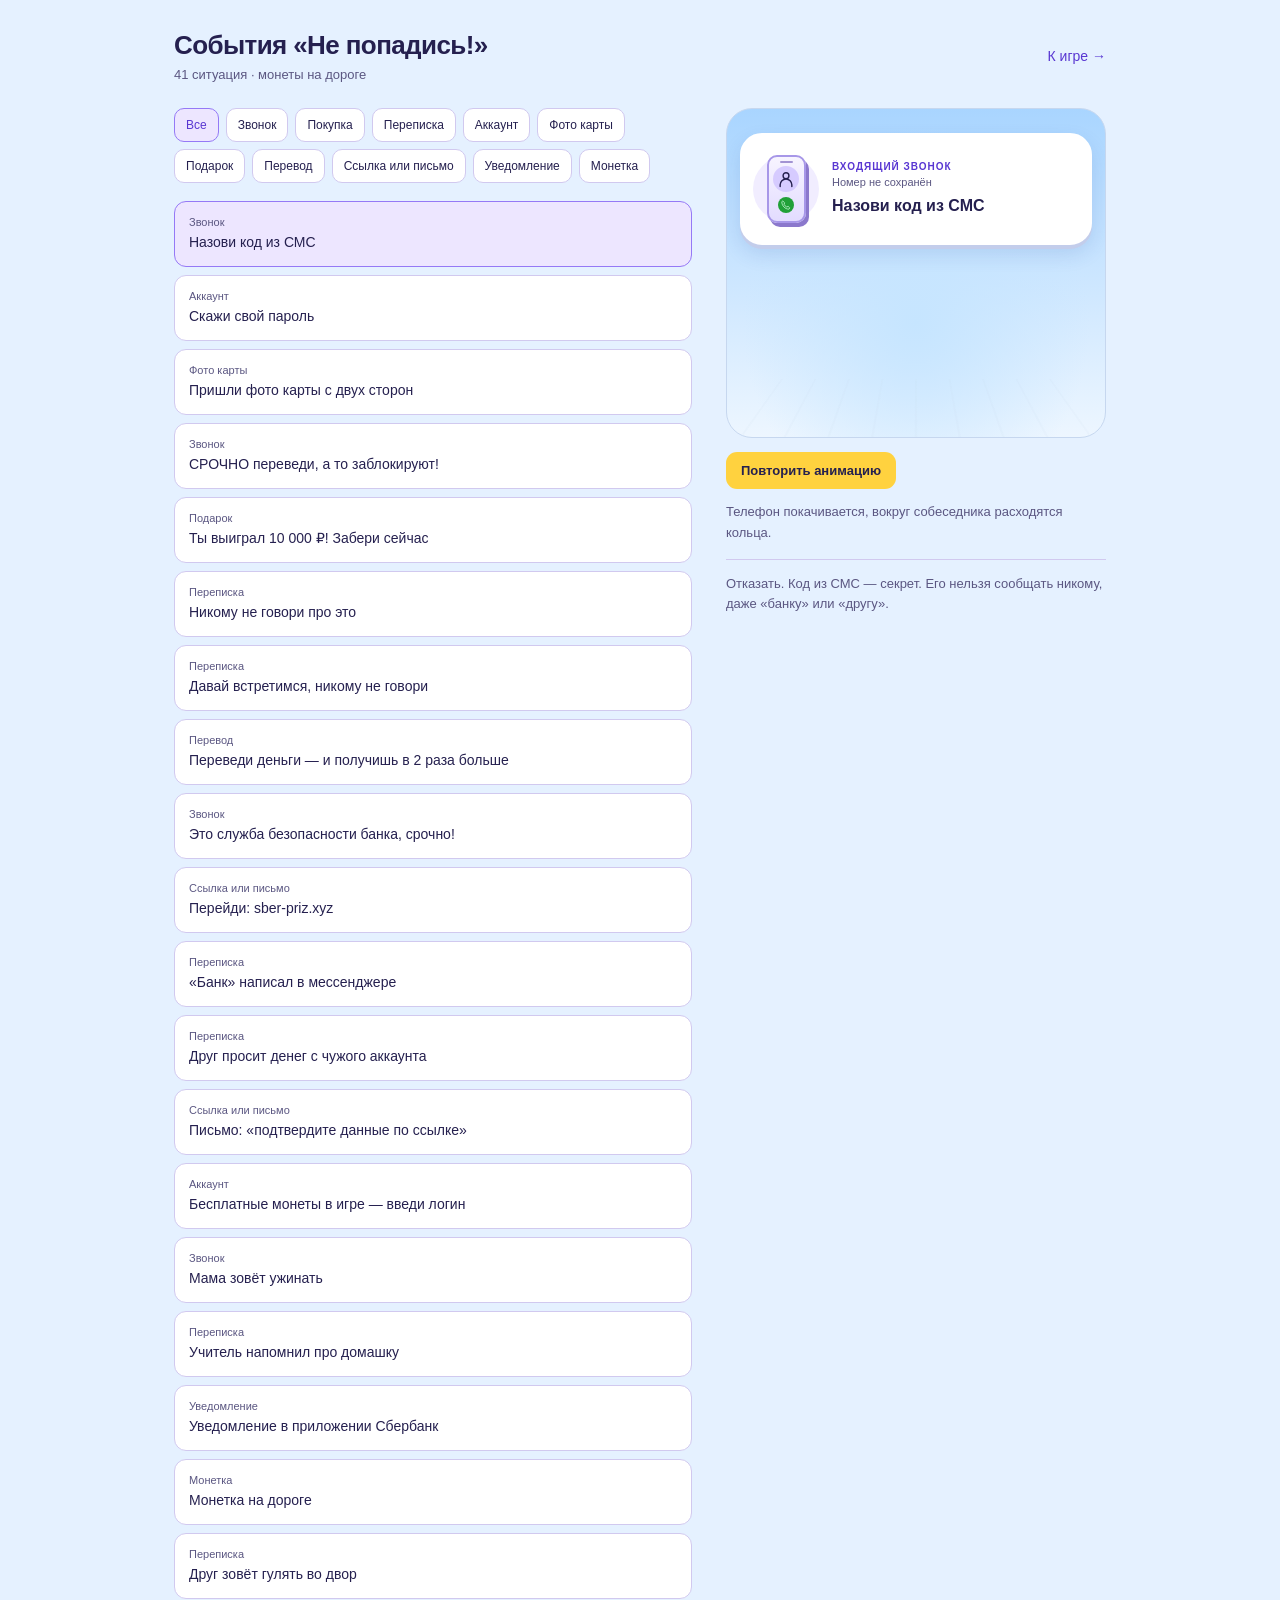
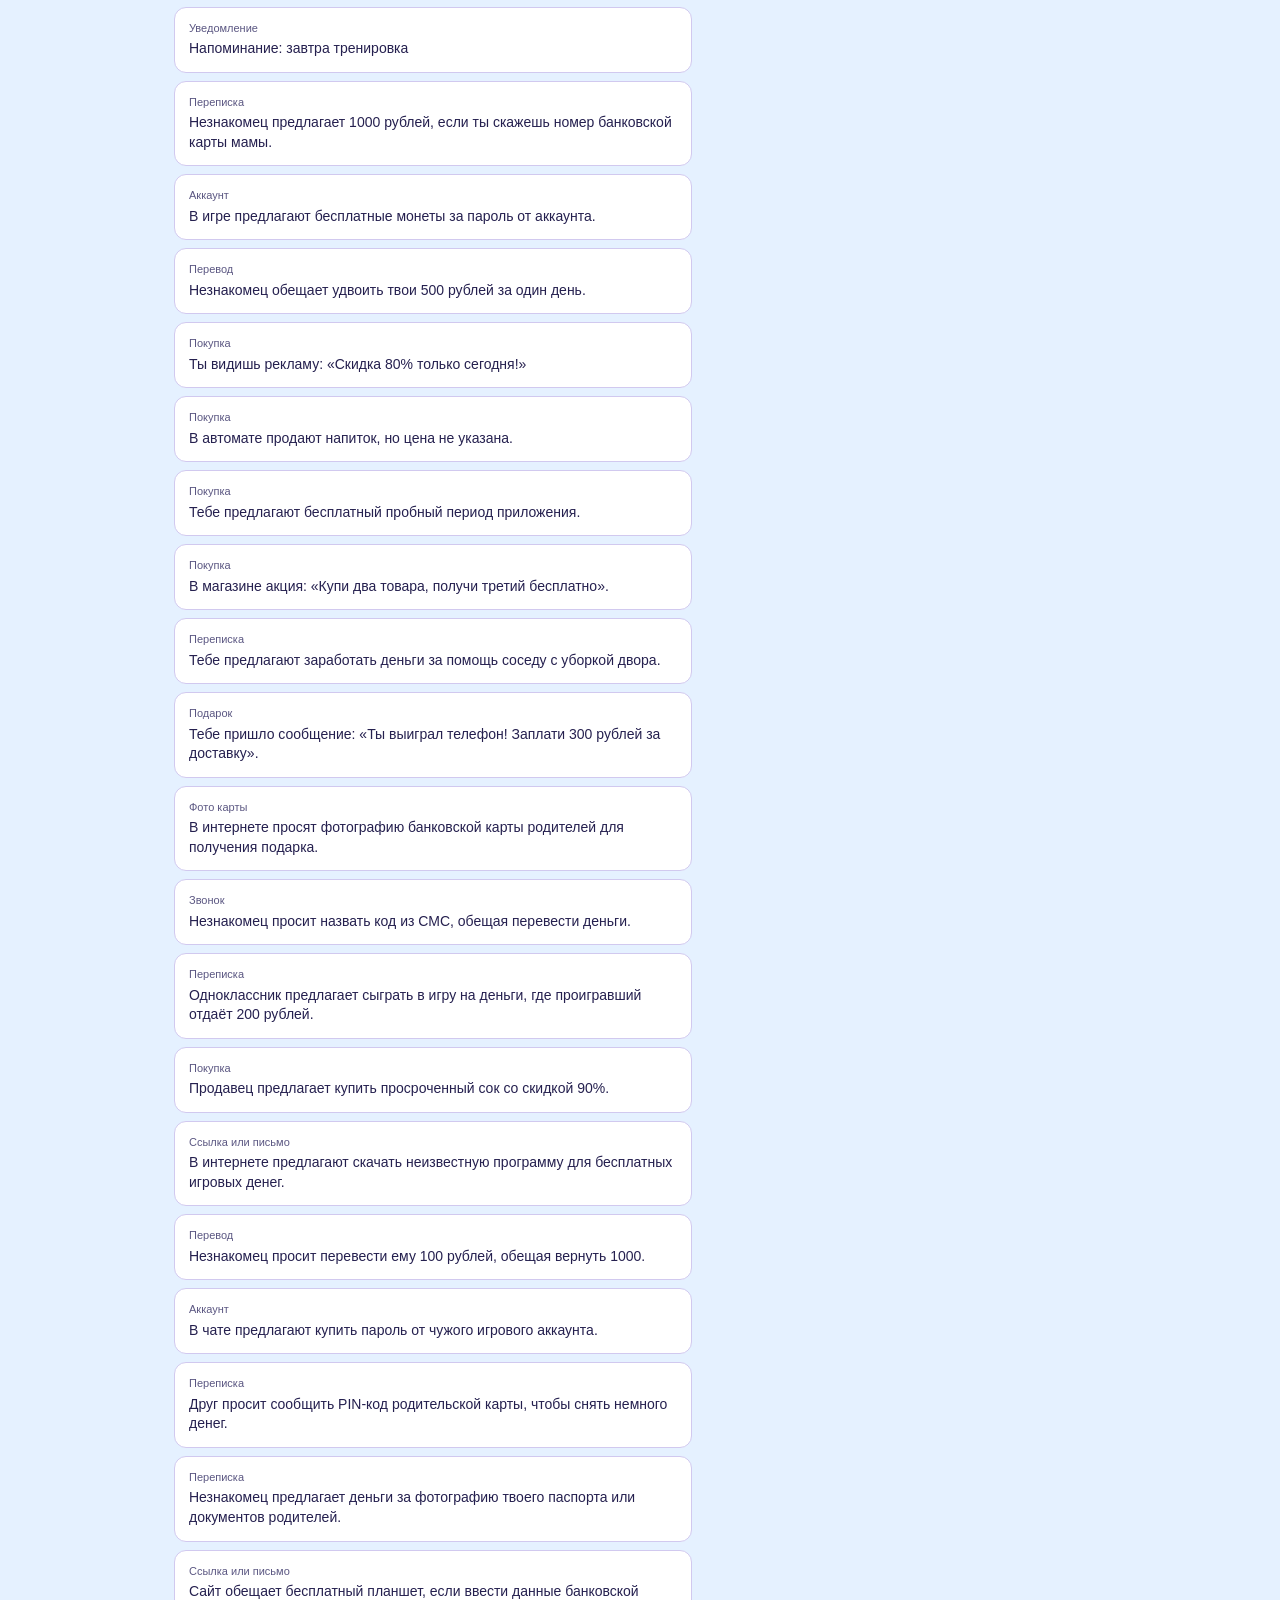
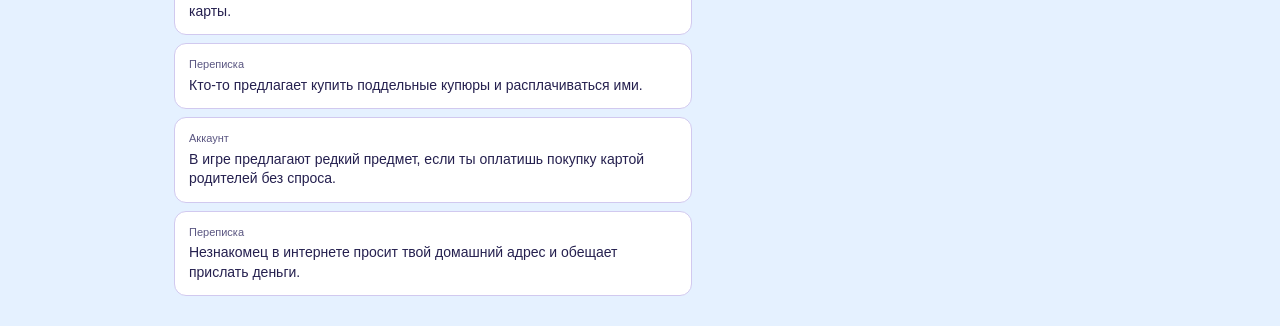
<file: game/events-preview.html>
<!doctype html>
<html lang="ru">
<head>
  <meta charset="utf-8">
  <meta name="viewport" content="width=device-width, initial-scale=1">
  <link rel="icon" href="data:,">
  <title>События · Не попадись!</title>
  <link rel="stylesheet" href="events.css">
  <style>
    * { box-sizing: border-box; }
    body { margin: 0; background: #e5f1ff; color: #25204f; font-family: -apple-system,BlinkMacSystemFont,"Segoe UI",sans-serif; }
    main { max-width: 980px; margin: 0 auto; padding: 30px 24px; }
    header { display: flex; align-items: center; justify-content: space-between; gap: 16px; margin-bottom: 26px; }
    h1 { margin: 0 0 6px; font-size: 26px; letter-spacing: -.6px; } header p { margin: 0; color: #5b5782; font-size: 13px; }
    a { color: #5937d2; font-size: 14px; text-decoration: none; }
    .layout { display: grid; grid-template-columns: minmax(260px,1fr) minmax(290px,380px); gap: 34px; align-items: start; }
    .layout > section:last-child { position: sticky; top: 20px; }
    .group-nav { display: flex; flex-wrap: wrap; gap: 7px; margin: 0 0 18px; }
    button { font: inherit; color: inherit; cursor: pointer; }
    .group-nav button { border: 1px solid #d1c9ef; background: #ffffff; border-radius: 10px; padding: 9px 11px; font-size: 12px; }
    .group-nav button[aria-pressed="true"] { background: #ede6ff; color: #5937d2; border-color: #9579f6; }
    .cards { display: grid; gap: 8px; }
    .cards button { border: 1px solid #d1c9ef; background: #ffffff; border-radius: 12px; padding: 13px 14px; text-align: left; font-size: 14px; line-height: 1.4; }
    .cards button[aria-pressed="true"] { border-color: #9579f6; background: #ede6ff; }
    .cards small { display: block; margin-bottom: 3px; color: #5b5782; font-size: 11px; }
    .preview { position: relative; min-height: 330px; border: 1px solid #c6d7ef; border-radius: 26px; overflow: hidden; background: radial-gradient(ellipse at 50% 65%,#c6e5ff,transparent 65%),linear-gradient(#a9d5ff,#edf6ff); }
    .preview::after { content: ""; position: absolute; height: 65px; bottom: 0; left: 0; right: 0; background: repeating-linear-gradient(90deg,transparent 0 36px,#c4d7e518 36px 38px); transform: perspective(100px) rotateX(25deg); }
    .event-preview { top: 24px; }
    .event-preview .ev-timing { display: none; }
    .preview-footer { display: flex; gap: 10px; align-items: center; justify-content: space-between; margin-top: 14px; }
    .replay { background: #ffd23f; color: #25204f; padding: 11px 15px; border: 0; border-radius: 11px; font-size: 13px; font-weight: 650; }
    label { display: flex; align-items: center; gap: 7px; color: #5b5782; font-size: 13px; }
    input { accent-color: #7350ff; width: 17px; height: 17px; }
    #motion { color: #5b5782; font-size: 13px; line-height: 1.6; min-height: 44px; }
    #answer { padding-top: 14px; border-top: 1px solid #d1c9ef; font-size: 13px; color: #5b5782; line-height: 1.5; }
    @media(max-width:700px) { main { padding: 20px 16px; } .layout { display: flex; flex-direction: column-reverse; gap: 25px; } .layout > section { width: 100%; } .layout > section:last-child { position: static; } .preview { max-width: 380px; margin: 0 auto; } h1 { font-size: 22px; } }
  </style>
</head>
<body>
  <main>
    <header><div><h1>События «Не попадись!»</h1><p id="catalog-count"></p></div><a href="index.html">К игре →</a></header>
    <div class="layout">
      <section aria-label="Выбор события"><nav class="group-nav" aria-label="Группы событий"></nav><div class="cards"></div></section>
      <section aria-label="Просмотр анимации">
        <div class="preview"><div id="event-stage" class="event-stage hidden" role="status" aria-live="polite"></div></div>
        <div class="preview-footer"><button class="replay" type="button">Повторить анимацию</button></div>
        <p id="motion"></p><p id="answer"></p>
      </section>
    </div>
  </main>
  <script src="js/content.js"></script>
  <script src="js/events.js"></script>
  <script>
    (function () {
      "use strict";
      var view = GameEvents.create(document.getElementById("event-stage"), { preview: true });
      var content, selected = 0, group = "all";
      var nav = document.querySelector(".group-nav"), list = document.querySelector(".cards");
      function show(index, reveal) {
        selected = index;
        var s = content.situations[index], type = GameEvents.types[s.visual.type];
        view.show(s);
        document.getElementById("motion").textContent = type.motion;
        var action = content.actions.find(function (a) { return a.id === s.answer; });
        document.getElementById("answer").textContent = s.delivery === "pickup" ? "В игре эта монетка собирается прямо на дороге. Сцена оставлена здесь как образец оформления." : action.label + ". " + s.why;
        Array.prototype.forEach.call(list.children, function (button) { button.setAttribute("aria-pressed", String(Number(button.dataset.index) === selected)); });
        if (reveal && window.matchMedia("(max-width: 700px)").matches) document.querySelector(".preview").scrollIntoView({ block: "start" });
      }
      function filter(type) {
        group = type; list.innerHTML = "";
        Array.prototype.forEach.call(nav.children, function (button) { button.setAttribute("aria-pressed", String(button.dataset.type === group)); });
        content.situations.forEach(function (s, index) {
          if (group !== "all" && s.visual.type !== group) return;
          var button = document.createElement("button"), label = document.createElement("small");
          button.type = "button"; button.dataset.index = index; button.setAttribute("aria-pressed", String(index === selected));
          label.textContent = GameEvents.types[s.visual.type].label;
          button.appendChild(label); button.appendChild(document.createTextNode(s.text));
          button.addEventListener("click", function () { show(index, true); }); list.appendChild(button);
        });
        if (group !== "all" && content.situations[selected].visual.type !== group) show(Number(list.firstElementChild.dataset.index), true);
      }
      (function () {
        content = window.GAME_CONTENT;
        document.getElementById("catalog-count").textContent = content.situations.filter(function(s) { return s.delivery !== "pickup"; }).length + " ситуация · монеты на дороге";
        ["all"].concat(Object.keys(GameEvents.types)).forEach(function (type) {
          var button = document.createElement("button"); button.type = "button"; button.dataset.type = type;
          button.textContent = type === "all" ? "Все" : GameEvents.types[type].label;
          button.addEventListener("click", function () { filter(type); }); nav.appendChild(button);
        });
        filter("all"); show(0);
      })();
      document.querySelector(".replay").addEventListener("click", function () { if (content) show(selected); });
    })();
  </script>
</body>
</html>
</file>
<file: game/styles.css>
/* «Не попадись!» — оформление в стиле «Облака»: пастельное небо, белые карточки-наклейки,
   мягкие «пластиковые» тени. Только системные шрифты, без внешних ресурсов. */
:root {
  --sky1: #6ec1ff;
  --sky2: #a9dcff;
  --sky3: #e4f5ff;
  --ink: #23246a;
  --ink-2: #5b5f9c;
  --muted: #8c90bd;
  --violet: #7350ff;
  --violet-2: #5432e6;
  --violet-soft: #ece6ff;
  --sun: #ffd23f;
  --sun-2: #f5b800;
  --tile: #ffffff;
  --tile-lip: #cdd8ee;
  /* дорожки-действия */
  --refuse: #ff4d6d;   --refuse-d: #d42a4c;
  --check: #7350ff;    --check-d: #4a2bd0;
  --ok: #22c37a;       --ok-d: #12965a;
  --sber-green: #21a038;
  --card-sh: 0 4px 0 rgba(35,36,106,0.14), 0 8px 18px rgba(35,80,160,0.14);
  font-family: ui-rounded, "SF Pro Rounded", "Arial Rounded MT Bold", "Nunito", "Segoe UI", system-ui, -apple-system, Roboto, sans-serif;
}

* { box-sizing: border-box; -webkit-tap-highlight-color: transparent; }
html, body { margin: 0; height: 100%; overflow: hidden; }
body {
  background: linear-gradient(180deg, var(--sky1) 0%, var(--sky2) 42%, var(--sky3) 100%);
  color: var(--ink);
  user-select: none;
  -webkit-user-select: none;
  touch-action: none;
}
input { -webkit-user-select: text; user-select: text; }
button { font-family: inherit; }

#app {
  position: relative;
  width: 100vw;
  height: 100vh;
  height: 100dvh;
  max-width: 480px;
  margin: 0 auto;
  overflow: hidden;
  background: var(--sky2);
}
#game { position: absolute; inset: 0; width: 100%; height: 100%; display: block; }
.hidden { display: none !important; }

/* ---------- Кнопки ---------- */
.btn-primary {
  border: none;
  background: linear-gradient(180deg, #ffe066, var(--sun) 55%, var(--sun-2));
  color: var(--ink);
  font-size: 20px;
  font-weight: 900;
  padding: 16px 46px;
  border-radius: 20px;
  box-shadow: inset 0 2px 0 rgba(255,255,255,0.7), 0 6px 0 #d99a00, 0 12px 22px rgba(217,154,0,0.35);
  cursor: pointer;
  transition: transform 0.08s ease, box-shadow 0.08s ease;
}
.btn-primary:active { transform: translateY(4px); box-shadow: inset 0 2px 0 rgba(255,255,255,0.7), 0 2px 0 #d99a00, 0 6px 12px rgba(217,154,0,0.3); }
.btn-secondary {
  border: none;
  background: var(--tile);
  color: var(--ink);
  font-size: 16px; font-weight: 900;
  padding: 14px 26px;
  border-radius: 18px;
  box-shadow: var(--card-sh);
  cursor: pointer;
  transition: transform 0.08s ease;
}
.btn-secondary:active { transform: translateY(3px); }
.btn-text {
  border: none; background: none; color: var(--ink-2);
  font-size: 14px; font-weight: 800; text-decoration: underline; text-underline-offset: 3px;
  cursor: pointer; padding: 8px;
}
.btn-primary:focus-visible, .btn-secondary:focus-visible, .icon-btn:focus-visible, .lane-btn:focus-visible { outline: 3px solid var(--violet); outline-offset: 3px; }

/* ---------- HUD ---------- */
.hud {
  position: absolute;
  top: 0; left: 0; right: 0;
  display: flex;
  justify-content: space-between;
  align-items: flex-start;
  padding: calc(env(safe-area-inset-top) + 12px) 12px 0;
  z-index: 5;
  pointer-events: none;
}
.hud-left, .hud-right { display: flex; gap: 8px; align-items: center; }
.hud-chip {
  background: var(--tile);
  color: var(--ink);
  font-weight: 900;
  font-size: 16px;
  font-variant-numeric: tabular-nums;
  padding: 7px 13px;
  border-radius: 14px;
  display: flex; align-items: center; gap: 6px;
  box-shadow: var(--card-sh);
}
.coin-dot {
  width: 18px; height: 18px; border-radius: 50%;
  background: radial-gradient(circle at 35% 30%, #fff6c4, var(--sun) 55%, var(--sun-2));
  box-shadow: inset 0 -2px 0 rgba(180,110,0,0.35);
}
.hud-chip.coins.pop { animation: chipPop 0.28s ease-out; }
.hud-chip.combo { background: linear-gradient(180deg, #ffe066, var(--sun-2)); color: var(--ink); box-shadow: 0 4px 0 #d99a00, 0 8px 16px rgba(217,154,0,0.3); }
.hud-chip.combo.pop { animation: chipPop 0.4s cubic-bezier(.2,1.6,.4,1); }
@keyframes chipPop { 0% { transform: scale(1); } 40% { transform: scale(1.22); } 100% { transform: scale(1); } }
.lives { display:flex; gap:2px; padding:5px 8px; background:var(--tile); border-radius:14px; box-shadow:var(--card-sh); }
.life { position:relative; display:block; width:22px; height:26px; flex:none; }
.life svg { display:block; width:100%; height:100%; }
.life.lost .life-icon { opacity:.2; filter:grayscale(1); }
.lives.hit { background:#fff0f4; box-shadow:0 0 0 2px #ff85a2,0 4px 0 #d42a4c26; animation:shieldPanel .7s ease-out; }
.life.pop::after { content:""; position:absolute; inset:-6px; border:3px solid #ff85a2; border-radius:50%; animation:shieldRing .65s ease-out both; }
.life-shard { position:absolute; inset:0; animation:shieldBreak .8s cubic-bezier(.15,.7,.35,1) both; }
.shard-0 { clip-path:polygon(0 0,55% 0,48% 47%,0 52%); --dx:-14px; --dy:-12px; --turn:-35deg; }
.shard-1 { clip-path:polygon(55% 0,100% 0,100% 52%,48% 47%); --dx:15px; --dy:-10px; --turn:40deg; }
.shard-2 { clip-path:polygon(0 52%,48% 47%,55% 100%,0 100%); --dx:-11px; --dy:19px; --turn:-55deg; }
.shard-3 { clip-path:polygon(48% 47%,100% 52%,100% 100%,55% 100%); --dx:14px; --dy:21px; --turn:50deg; }
@keyframes shieldBreak { 0%,12% { opacity:1; transform:scale(1.25); filter:brightness(1.35); } 65% { opacity:1; } 100% { opacity:0; transform:translate(var(--dx),var(--dy)) rotate(var(--turn)) scale(.55); } }
@keyframes shieldRing { from { opacity:.9; transform:scale(.5); } to { opacity:0; transform:scale(1.7); } }
@keyframes shieldPanel { 0%,100% { transform:scale(1); } 22% { transform:scale(1.1); } 50% { transform:scale(.98); } }
.sr-only { position:absolute; width:1px; height:1px; padding:0; margin:-1px; overflow:hidden; clip-path:inset(50%); white-space:nowrap; }
@media (max-width:360px) { .life { width:18px; height:22px; } }
@media (prefers-reduced-motion:reduce) { .life.pop::after,.life-shard { display:none; } }
.icon-btn {
  pointer-events: auto;
  border: none;
  background: var(--tile);
  width: 40px; height: 40px;
  border-radius: 14px;
  font-size: 18px;
  box-shadow: var(--card-sh);
  cursor: pointer;
}

/* ---------- Нижняя панель: три кнопки-дорожки ---------- */
.lane-legend {
  position: absolute;
  left: 0; right: 0; bottom: 0;
  display: flex;
  justify-content: space-around;
  z-index: 5;
  padding: 14px 10px calc(env(safe-area-inset-bottom) + 12px);
  background: rgba(255,255,255,0.78);
  border-top: 2px solid #fff;
  box-shadow: 0 -6px 20px rgba(35,80,160,0.12);
  border-radius: 26px 26px 0 0;
}
.lane-btn {
  flex: 1;
  border: none; background: none; padding: 0;
  display: flex; flex-direction: column; align-items: center; gap: 7px;
  color: var(--ink); font-size: 13.5px; font-weight: 900;
  cursor: pointer;
  touch-action: manipulation;
}
.lane-btn .lb-circle {
  width: 64px; height: 64px; border-radius: 50%;
  display: flex; align-items: center; justify-content: center;
  transition: transform 0.14s cubic-bezier(.2,1.5,.4,1);
}
.lane-btn .lb-circle svg { width: 30px; height: 30px; }
.lane-btn[data-lane="0"] .lb-circle { background: linear-gradient(180deg, #ff7a92, var(--refuse)); box-shadow: inset 0 3px 0 rgba(255,255,255,0.45), 0 6px 0 var(--refuse-d), 0 10px 16px rgba(212,42,76,0.3); }
.lane-btn[data-lane="1"] .lb-circle { background: linear-gradient(180deg, #8f75ff, var(--check)); box-shadow: inset 0 3px 0 rgba(255,255,255,0.45), 0 6px 0 var(--check-d), 0 10px 16px rgba(74,43,208,0.3); }
.lane-btn[data-lane="2"] .lb-circle { background: linear-gradient(180deg, #4fdc98, var(--ok)); box-shadow: inset 0 3px 0 rgba(255,255,255,0.45), 0 6px 0 var(--ok-d), 0 10px 16px rgba(18,150,90,0.3); }
.lane-btn:active .lb-circle { transform: translateY(4px); }
.lane-btn.active .lb-circle { transform: translateY(-3px) scale(1.08); }
.lane-btn .lb-label { padding: 2px 10px; border-radius: 999px; transition: background 0.12s ease, color 0.12s ease; }
.lane-btn.active .lb-label { background: var(--ink); color: #fff; }

/* ---------- Подсказка «почему» при ошибке ---------- */
.flash {
  position: absolute;
  left: 14px; right: 14px;
  top: calc(env(safe-area-inset-top) + 68px);
  z-index: 8;
  background: var(--tile);
  color: var(--ink);
  border-radius: 22px;
  padding: 16px 16px 14px;
  font-size: 15.5px;
  font-weight: 800;
  line-height: 1.32;
  text-align: center;
  box-shadow: 0 5px 0 rgba(35,36,106,0.16), 0 14px 28px rgba(35,80,160,0.22);
  animation: flashIn 0.18s cubic-bezier(.2,1.4,.4,1);
}
.flash::before {
  content: "Ой!"; position: absolute; top: -12px; left: 16px;
  background: var(--refuse); color: #fff; font-size: 13px; font-weight: 900;
  padding: 3px 12px; border-radius: 10px; box-shadow: 0 3px 0 var(--refuse-d);
}
.flash .flash-icon { font-size: 26px; display: block; margin-bottom: 2px; }
.flash .flash-villain { font-weight: 900; color: var(--refuse-d); margin-bottom: 4px; }
.flash .flash-ans { margin-top: 10px; padding: 7px 10px; border-radius: 12px; background: var(--violet-soft); color: var(--violet-2); font-size: 14.5px; font-weight: 900; }
@keyframes flashIn { from { opacity: 0; transform: translateY(-10px) scale(0.95); } to { opacity: 1; transform: none; } }

/* ---------- Экраны ---------- */
.screen {
  position: absolute;
  inset: 0;
  z-index: 10;
  display: flex;
  flex-direction: column;
  align-items: center;
  justify-content: flex-start;
  gap: 16px;
  padding: calc(env(safe-area-inset-top) + 20px) 20px calc(env(safe-area-inset-bottom) + 20px);
  background: linear-gradient(180deg, rgba(110,193,255,0.5) 0%, rgba(169,220,255,0.6) 45%, rgba(228,245,255,0.88) 100%);
  color: var(--ink);
  text-align: center;
  overflow-y: auto;
  touch-action: pan-y;
}
.screen > :first-child { margin-top: auto; }
.screen > :last-child { margin-bottom: auto; }

.brand { display: flex; flex-direction: column; align-items: center; gap: 6px; }
.logo-badge {
  width: 92px; height: 92px;
  border-radius: 50%;
  background: radial-gradient(circle at 35% 28%, #5fe08a, var(--sber-green) 62%, #13782a);
  box-shadow: inset 0 -6px 0 rgba(0,0,0,0.12), 0 14px 22px rgba(35,80,160,0.25);
  display: flex; align-items: center; justify-content: center;
  animation: badgeIn 0.5s cubic-bezier(.2,1.5,.4,1) both, floaty 2.6s ease-in-out 0.5s infinite;
}
@keyframes badgeIn { from { transform: scale(0.3) rotate(-14deg); opacity: 0; } to { transform: none; opacity: 1; } }
@keyframes floaty { 0%,100% { transform: translateY(0) rotate(-2deg); } 50% { transform: translateY(-7px) rotate(2deg); } }
@keyframes riseIn { from { transform: translateY(14px); opacity: 0; } to { transform: none; opacity: 1; } }

/* Объёмный заголовок: белая заливка + фиолетовая «выдавленная» тень */
.game-title {
  margin: 6px 0 0;
  font-size: 42px;
  line-height: 1.02;
  font-weight: 900;
  letter-spacing: -0.5px;
  color: #fff;
  text-shadow:
    0 2px 0 var(--violet-2), 0 4px 0 var(--violet-2), 0 6px 0 #3f22b8,
    2px 0 0 var(--violet-2), -2px 0 0 var(--violet-2), 0 -2px 0 var(--violet-2),
    0 12px 18px rgba(35,36,106,0.25);
  animation: riseIn 0.4s ease-out 0.12s both;
}
.game-title .accent {
  display: block;
  color: var(--sun);
  text-shadow:
    0 2px 0 #e07a00, 0 4px 0 #e07a00, 0 6px 0 #b85f00,
    2px 0 0 #e07a00, -2px 0 0 #e07a00, 0 -2px 0 #e07a00,
    0 12px 18px rgba(184,95,0,0.25);
}
.subtitle {
  margin: 6px 0 0; color: var(--ink); font-size: 14.5px; font-weight: 800;
  background: var(--tile); padding: 8px 16px; border-radius: 999px; box-shadow: var(--card-sh);
  animation: riseIn 0.4s ease-out 0.2s both;
}

.howto {
  background: rgba(255,255,255,0.9);
  border: 2px solid #fff;
  border-radius: 24px;
  padding: 14px 14px 12px;
  width: 100%;
  max-width: 350px;
  text-align: left;
  box-shadow: var(--card-sh);
  animation: riseIn 0.4s ease-out 0.28s both;
}
.howto-title { margin: 0 0 8px 4px; font-weight: 900; font-size: 15px; color: var(--ink); }
.howto-row { display: flex; align-items: center; gap: 10px; font-size: 13.5px; color: var(--ink-2); margin: 8px 0; line-height: 1.28; font-weight: 700; animation: riseIn 0.35s ease-out both; }
.howto-row .he { flex: 0 0 34px; height: 34px; border-radius: 50%; display: flex; align-items: center; justify-content: center; }
.howto-row .he svg { width: 17px; height: 17px; }
.howto-row b { color: var(--ink); font-weight: 900; }
.howto-row.r0 { animation-delay: 0.34s; } .howto-row.r0 .he { background: var(--refuse); box-shadow: 0 3px 0 var(--refuse-d); }
.howto-row.r1 { animation-delay: 0.42s; } .howto-row.r1 .he { background: var(--check); box-shadow: 0 3px 0 var(--check-d); }
.howto-row.r2 { animation-delay: 0.5s; }  .howto-row.r2 .he { background: var(--ok); box-shadow: 0 3px 0 var(--ok-d); }

#btn-play { animation: riseIn 0.4s ease-out 0.55s both, pulse 1.6s ease-in-out 1s infinite; }
@keyframes pulse { 0%,100% { transform: scale(1); } 50% { transform: scale(1.05); } }

.sound-toggle { display: flex; align-items: center; gap: 8px; color: var(--ink); font-weight: 800; font-size: 14px; cursor: pointer; position: relative; }
.sound-toggle input { position: absolute; opacity: 0; width: 1px; height: 1px; }
.sound-toggle .pill { width: 52px; height: 30px; border-radius: 999px; background: #d9e2f3; box-shadow: inset 0 2px 4px rgba(35,36,106,0.15); position: relative; transition: background 0.18s; }
.sound-toggle .pill::after { content: ""; position: absolute; left: 3px; top: 3px; width: 24px; height: 24px; border-radius: 50%; background: #fff; box-shadow: 0 2px 0 rgba(35,36,106,0.15); transition: transform 0.18s cubic-bezier(.2,1.5,.4,1); }
.sound-toggle input:checked + .pill { background: var(--ok); }
.sound-toggle input:checked + .pill::after { transform: translateX(22px); }
.sound-toggle .pill svg { position:absolute; left:8px; top:8px; width:15px; height:15px; fill:currentColor; z-index:1; transition:transform .18s; }
.sound-toggle input:checked + .pill svg { transform:translateX(22px); }
.sound-toggle input:focus-visible + .pill { outline: 3px solid var(--violet); outline-offset: 2px; }
.sound-lbl { color: var(--ink); }
.hint { color: var(--ink-2); font-size: 12.5px; font-weight: 700; margin: 0; }

/* ---------- Экран итога ---------- */
.end-title {
  font-size: 32px; font-weight: 900; margin: 0; color: #fff;
  text-shadow: 0 2px 0 var(--violet-2), 0 4px 0 var(--violet-2), 2px 0 0 var(--violet-2), -2px 0 0 var(--violet-2), 0 -2px 0 var(--violet-2), 0 10px 16px rgba(35,36,106,0.22);
  animation: riseIn 0.35s ease-out both;
}
.end-stats { display: flex; gap: 10px; width: 100%; max-width: 360px; }
.stat { flex: 1; background: var(--tile); border-radius: 18px; padding: 12px 6px 10px; box-shadow: var(--card-sh); animation: riseIn 0.4s ease-out both; }
.stat:nth-child(2) { animation-delay: 0.1s; }
.stat:nth-child(3) { animation-delay: 0.2s; }
.stat-num { font-size: 26px; min-height: 30px; font-variant-numeric: tabular-nums; font-weight: 900; color: var(--violet); }
.stat-lbl { font-size: 12px; color: var(--ink-2); font-weight: 800; margin-top: 2px; min-height: 28px; }

.end-verdict { font-size: 16px; font-weight: 800; color: var(--ink); max-width: 340px; min-height: 44px; animation: riseIn 0.4s ease-out 0.5s both; }

/* ---------- Загрузка ---------- */
#screen-loading { gap: 14px; font-weight: 800; }
.loader {
  width: 46px; height: 46px;
  border: 5px solid rgba(255,255,255,0.85);
  border-top-color: var(--violet);
  border-radius: 50%;
  animation: spin 0.9s linear infinite;
}
@keyframes spin { to { transform: rotate(360deg); } }

@media (max-height: 700px) {
  .game-title { font-size: 34px; }
  .logo-badge { width: 70px; height: 70px; }
  .logo-badge svg { width: 42px; height: 42px; }
  .howto { padding: 10px 12px; }
  .lane-btn .lb-circle { width: 58px; height: 58px; }
}

@media (prefers-reduced-motion: reduce) {
  *, *::before, *::after { animation: none !important; transition: none !important; }
}


/* Адаптация локального раннера к визуальному языку matvey-v2. */
#screen-start { justify-content:space-between; padding-top:calc(env(safe-area-inset-top) + 38px); background:linear-gradient(180deg,#6ec1ff88, #a9dcff22 32%,transparent 50%,#e4f5ffdd); }
#screen-start > :first-child,#screen-start > :last-child { margin:0; }
#screen-start .game-title { font-size:48px; }
.start-stage { flex:1; min-height:70px; }
.start-bottom { display:flex; flex-direction:column; align-items:center; gap:16px; width:100%; }
#screen-start #btn-play { min-width:220px; }
#screen-end { gap:25px; background:linear-gradient(180deg,#b8e3ffe6,#e9f6fff2); }
#screen-end .end-title { font-size:32px; margin-bottom:3px; }
#screen-end .end-stats { gap:9px; }
#screen-end .stat { min-width:0; padding:19px 5px 15px; border:2px solid #fff; }
#screen-end .stat-num { font-size:clamp(23px,6vw,30px); }
#screen-end .stat-lbl { min-height:32px; line-height:1.3; }
#screen-end .end-verdict { margin:0; font-size:16px; line-height:1.45; max-width:305px; min-height:0; }
#btn-again { width:100%; max-width:310px; font-size:19px; padding-inline:18px; }
.hud-chip { white-space:nowrap; }
.hud-chip.combo { position:absolute; top:128px; right:14px; font-size:12px; }
.lives { min-height:36px; align-items:center; }
.lane-legend { pointer-events:auto; }
@media (max-height:700px) { #screen-start { padding-top:22px; padding-bottom:18px; }.start-bottom { gap:12px; }#screen-start .game-title { font-size:39px; }.lane-btn .lb-circle { width:52px; height:52px; }.lane-legend { padding-top:10px; }.lane-btn { gap:5px; } }
@media (max-width:360px) { .hud-left,.hud-right { gap:5px; }.hud-chip { padding:7px 8px; font-size:13px; }.lives { font-size:16px; padding:6px; }.icon-btn { width:36px; height:36px; }#screen-end { padding-inline:16px; }.stat-lbl { font-size:11px; } }

/* Two compact HUD rows keep the pause and sound controls easy to tap. */
.hud { display:grid; grid-template-columns:1fr auto; gap:6px 8px; }
.hud-left,.hud-right { gap:6px; }
.hud-health { grid-column:1/-1; display:flex; align-items:center; gap:8px; }
.hud-health .lives { min-height:28px; padding:3px 8px; }
.hud-health .life { width:18px; height:22px; }
.hud-health .combo { padding:3px 9px; font-size:13px; }
.icon-btn svg { display:block; width:24px; height:24px; fill:currentColor; }
#sound-run,#btn-pause { width:40px; height:40px; display:grid; place-items:center; color:var(--ink); }
#btn-pause { color:var(--violet); }
#event-stage.event-stage { top:calc(env(safe-area-inset-top) + 96px); }
#app.is-paused .hud *,#app.is-paused .event-stage * { animation-play-state:paused!important; }
@media(max-width:360px) { .hud-chip { font-size:13px; }.hud-health .life { width:17px; height:21px; } }

/* ---------- Разбор ошибок на финише ---------- */
.end-review { width: 100%; max-width: 340px; display: flex; flex-direction: column; gap: 7px; animation: riseIn 0.4s ease-out 0.55s both; }
.review-title { margin: 2px 0 1px; font-size: 13px; font-weight: 800; color: var(--ink-2); }
.review-allgood { margin: 0; font-size: 14.5px; font-weight: 800; color: var(--ok-d); background: #e6fff2; border: 2px solid #b6f0d2; border-radius: 14px; padding: 10px 12px; }
.review-item { display: block; width: 100%; text-align: left; background: var(--tile); border: 2px solid #ffd7df; border-left: 5px solid var(--refuse); border-radius: 14px; padding: 9px 12px; cursor: pointer; box-shadow: 0 3px 0 rgba(35,36,106,0.08); font: inherit; }
.review-item .ri-top { display: flex; align-items: center; gap: 7px; flex-wrap: wrap; font-size: 14px; font-weight: 800; color: var(--ink); }
.review-item .ri-text { flex: 1; min-width: 0; }
.review-safe { font-size: 10.5px; font-weight: 800; color: #9a6b00; background: #fff0c7; border-radius: 999px; padding: 2px 8px; }
.review-item .ri-why { display: none; margin-top: 7px; font-size: 13px; line-height: 1.38; color: var(--ink-2); }
.review-item .ri-why b { color: var(--ok-d); font-weight: 900; }
.review-item.open { border-color: #cfe9d8; border-left-color: var(--ok); }
.review-item.open .ri-why { display: block; }

/* Кнопка «Играть»: приглашающий пульс затухает (не дёргается бесконечно) */
#btn-play { animation: riseIn 0.4s ease-out 0.55s both, pulse 1.6s ease-in-out 1s 4; }
@media (prefers-reduced-motion: reduce) {
  #btn-play { animation: riseIn 0.4s ease-out 0.55s both; }
  .badge, .end-review { animation: none; }
}
.review-neutral { margin: 0; font-size: 14px; font-weight: 700; color: var(--ink-2); background: #eef3ff; border: 2px solid #d7e2ff; border-radius: 14px; padding: 10px 12px; }

/* Блокировка фона диалога и в WebView без inert. */
.input-blocked { pointer-events:none !important; }

/* Короткое обучение перед первым забегом; вся графика встроена. */
#tutorial-overlay { padding:16px; padding-top:max(16px,env(safe-area-inset-top)); padding-bottom:max(16px,env(safe-area-inset-bottom)); }
.tutorial-card { position:relative; width:100%; max-width:380px; max-height:100%; overflow-y:auto; padding:25px 16px 15px; border:3px solid #fff; border-radius:28px; background:#f8fbff; box-shadow:0 7px 0 #abafd9,0 16px 40px #28225035; text-align:center; }
.tutorial-close { position:absolute; top:7px; right:7px; display:grid; place-items:center; width:44px; height:44px; border:0; border-radius:15px; background:var(--violet-soft); color:var(--violet); cursor:pointer; }
.tutorial-close svg { width:25px; height:25px; fill:none; stroke:currentColor; stroke-width:3; stroke-linecap:round; }
.tutorial-close:focus-visible { outline:3px solid var(--violet); outline-offset:2px; }
.tutorial-card h2 { margin:0 28px 3px; font-size:27px; line-height:1.2; font-weight:900; }
#tutorial-subtitle { margin:0 0 17px; color:var(--ink-2); font-size:14px; }
.tutorial-moves { display:grid; grid-template-columns:1fr 1fr; gap:9px; }
.tutorial-step { min-width:0; padding:4px 3px 12px; border-radius:18px; background:#eee8ff; }
.tutorial-step:nth-child(2) { background:#fff4d3; }
.tutorial-art { display:block; width:100%; height:116px; }
.tutorial-step strong,.tutorial-step span { display:block; }
.tutorial-step strong { margin:3px 0 5px; font-size:13px; line-height:1.25; font-weight:850; }
.tutorial-step span { font-size:13px; font-weight:750; color:var(--ink-2); }
.tutorial-answer { margin:13px 0 16px; padding:13px 5px 11px; border-radius:18px; background:#edf5ff; }
.tutorial-answer>strong { display:block; font-size:15px; line-height:1.25; }
.tutorial-choices { display:flex; justify-content:space-around; gap:4px; margin:11px 0 10px; }
.tutorial-choices span { display:flex; flex:1; flex-direction:column; align-items:center; gap:5px; font-size:11px; font-weight:800; }
.tutorial-choices i { display:grid; place-items:center; width:34px; height:34px; border-radius:12px; color:white; font-size:29px; line-height:1; font-style:normal; font-weight:900; box-shadow:0 3px 0 #23246a18; }
.tutorial-no { background:var(--refuse); }.tutorial-check { background:var(--check); }.tutorial-yes { background:var(--ok); }
.tutorial-check svg { width:24px; height:24px; fill:none; stroke:#fff; stroke-width:3; stroke-linecap:round; }
#btn-tutorial-start { width:100%; padding:13px 20px; font-size:20px; }
.tutorial-keyboard { margin:14px 0 0; color:var(--ink-2); font-size:11px; }
.tutorial-dodge { animation:tutorialDodge 2.8s ease-in-out infinite; }
.tutorial-jump { animation:tutorialJump 2.8s ease-in-out infinite; }
@keyframes tutorialDodge { 0%,10%,90%,100% { transform:translateX(0); } 35%,65% { transform:translateX(-32px); } }
@keyframes tutorialJump { 0%,15%,85%,100% { transform:translateY(20px); } 45%,55% { transform:translateY(-15px); } }
@media (max-height:620px) { .tutorial-card { padding-top:20px; }.tutorial-art { height:92px; }#tutorial-subtitle { margin-bottom:10px; }.tutorial-answer { margin:10px 0 12px; padding:10px 4px; }.tutorial-keyboard { margin-top:12px; } }
@media (prefers-reduced-motion:reduce) { .tutorial-dodge,.tutorial-jump { animation:none; }.tutorial-dodge { transform:translateX(-32px); }.tutorial-jump { transform:translateY(-15px); } }
</file>
<file: game/events.css>
/* Компактные предметные события в светлой палитре matvey-v2. */
.event-stage { position:absolute; z-index:4; top:calc(env(safe-area-inset-top) + 60px); left:50%; width:min(352px, calc(100% - 24px)); transform:translateX(-50%); pointer-events:none; color:#effff8; font-family:inherit; }
.ev-shell { position:relative; border:1px solid #358573; border-radius:18px; background:linear-gradient(130deg,rgba(17,49,53,.98),rgba(9,28,38,.98)); box-shadow:0 8px 24px #030e1655,inset 0 1px #bbffde12; }
.ev-scene { display:flex; align-items:center; gap:12px; padding:13px 14px 13px 10px; min-height:108px; }
.ev-art { width:68px; height:76px; flex:none; position:relative; display:grid; place-items:center; color:#94edd5; }
.ev-art:before { content:""; position:absolute; width:66px; height:66px; border-radius:50%; background:radial-gradient(circle,#00c1a01f,transparent 72%); }
.ev-copy { min-width:0; flex:1; }
.ev-eyebrow { color:#83cdbb; font-size:10px; line-height:1.25; text-transform:uppercase; font-weight:750; letter-spacing:1px; }
.ev-sender { color:#adbfca; font-size:11px; line-height:1.25; margin-top:3px; overflow-wrap:anywhere; }
.ev-words { margin:6px 0 0; font-size:16px; line-height:1.3; font-weight:750; overflow-wrap:anywhere; }
.ev-icon { display:block; width:24px; height:24px; fill:none; stroke:currentColor; stroke-width:1.7; stroke-linecap:round; stroke-linejoin:round; }
.ev-timing { padding:7px 9px 0; display:flex; gap:8px; align-items:center; }
.ev-timing>div { height:3px; flex:1; overflow:hidden; border-radius:3px; background:#8affd326; }
.ev-timing span { display:block; height:100%; background:#77e3bb; transform-origin:left; }
.ev-timing small { font-size:13.5px; font-weight:800; color:#c1d6d7; text-shadow:0 1px 3px #001b22; }
.ev-result { position:absolute; inset:0; border-radius:inherit; background:#103d35ed; display:flex; align-items:center; justify-content:center; gap:8px; font-weight:800; font-size:15px; color:#b2f6cd; }
.ev-result[hidden] { display:none; }
.ev-miss .ev-result { background:#3a3020ed; color:#ffe0a0; }
.ev-phone { width:39px; height:68px; position:relative; z-index:1; border:2px solid #88b5b1; border-radius:10px; background:linear-gradient(145deg,#244b52,#102c38); box-shadow:3px 4px #061921; display:flex; flex-direction:column; align-items:center; justify-content:center; gap:5px; animation:ev-wiggle 2.4s ease-in-out infinite; }
.ev-speaker { position:absolute; top:4px; width:13px; height:2px; border-radius:2px; background:#78a29f; }
.ev-avatar { display:grid; place-items:center; width:26px; height:26px; border-radius:50%; background:#a2f3d51a; }
.ev-avatar .ev-icon { width:20px; height:20px; }
.ev-receiver { background:#21a038; padding:3px; border-radius:50%; }
.ev-receiver .ev-icon { width:10px; height:10px; color:#d8ffe6; }
.ev-ring { position:absolute; border:1px solid #56ccb2; border-radius:22px; width:44px; height:58px; opacity:0; animation:ev-ring 2.4s ease-out infinite; }
.ev-ring.r2 { animation-delay:.35s; }
.ev-chat-back { width:39px; height:29px; position:absolute; left:7px; top:14px; border-radius:9px 9px 9px 2px; background:#274853; border:1px solid #608c96; }
.ev-chat-front { position:relative; width:48px; height:37px; margin:16px 0 0 9px; border-radius:10px 10px 3px 10px; background:#195647; border:1px solid #6bd3ac; display:flex; align-items:flex-end; justify-content:center; gap:3px; padding-bottom:6px; animation:ev-message 3s ease-out infinite; }
.ev-chat-front .ev-icon { width:18px; height:18px; position:absolute; left:7px; top:4px; }
.ev-chat-front i,.ev-dots i { width:3px; height:3px; border-radius:50%; background:#a8ebd6; animation:ev-dot 1.6s ease-in-out infinite; }
.ev-chat-front i:nth-of-type(2),.ev-dots i:nth-child(2) { animation-delay:.2s; }
.ev-chat-front i:nth-of-type(3),.ev-dots i:nth-child(3) { animation-delay:.4s; }
.ev-laptop { width:57px; height:43px; border:2px solid #709c9b; border-radius:6px 6px 2px 2px; background:#122d38; display:grid; place-items:center; transform-origin:bottom; animation:ev-open .5s ease-out both; }
.ev-laptop .ev-icon { width:21px; height:21px; }
.ev-dots { display:flex; gap:5px; margin-bottom:4px; }
.ev-laptop-base { width:67px; height:5px; background:#749a9b; position:absolute; top:59px; border-radius:2px 2px 7px 7px; }
.ev-camera-frame { width:64px; height:51px; border:1px dashed #74ac9a; border-radius:10px; display:grid; place-items:center; }
.ev-bank-card { width:49px; height:32px; position:relative; overflow:hidden; border-radius:5px; color:#c7f5d5; background:linear-gradient(140deg,#2d8547,#175b4c); transform:rotate(-9deg); animation:ev-turn 3.5s ease-in-out infinite; }
.ev-bank-card .ev-icon { width:44px; height:31px; margin:auto; stroke-width:1.2; }
.ev-bank-card i { position:absolute; inset:-10px; background:linear-gradient(110deg,transparent 40%,#dbffe355 50%,transparent 60%); animation:ev-shine 3.5s ease-in-out infinite; }
.ev-gift { width:43px; height:34px; position:relative; margin-top:16px; background:#238755; border:1px solid #81dba7; border-radius:3px; animation:ev-bounce 3s ease-in-out infinite; }
.ev-gift b { width:8px; height:100%; background:#ffc24b; position:absolute; left:17px; }
.ev-gift-lid { width:49px; height:10px; border:1px solid #a3e6b6; background:#39a56b; left:-4px; top:-7px; position:absolute; z-index:1; border-radius:3px; animation:ev-lid 3s ease-in-out infinite; }
.ev-bow { position:absolute; width:24px; height:12px; top:-18px; left:8px; border:3px solid #ffc24b; border-radius:50% 50% 10% 10%; animation:ev-lid 3s ease-in-out infinite; }
.ev-spark { position:absolute; color:#ffc24b; top:3px; right:3px; animation:ev-dot 2s ease-in-out infinite; }
.ev-wallet { position:absolute; width:31px; height:29px; display:grid; place-items:center; color:#b5f0ce; border:1px solid #6fb78e; background:#205644; border-radius:6px; font-size:17px; font-weight:700; }
.ev-wallet.from { left:0; top:10px; }.ev-wallet.to { right:0; bottom:7px; }
.ev-transfer { z-index:1; background:#143b42; border-radius:50%; padding:3px; animation:ev-transfer 2.5s ease-in-out infinite; }
.ev-transfer .ev-icon { width:20px; height:20px; color:#ffc24b; }
.ev-window { width:62px; height:49px; border:1px solid #81aea9; border-radius:6px; background:#193c46; padding-top:15px; display:flex; justify-content:center; position:relative; animation:ev-open .5s ease-out; }
.ev-window>i { position:absolute; top:0; left:0; right:0; height:10px; border-bottom:1px solid #81aea960; background:radial-gradient(circle at 5px 5px,#7bd4ba 1px,transparent 2px),radial-gradient(circle at 11px 5px,#ffc24b 1px,transparent 2px); }
.ev-window .ev-icon { animation:ev-dot 3s ease-in-out infinite; }
.ev-notice { width:52px; height:52px; background:#184b44; border:1px solid #62b29a; border-radius:14px; display:grid; place-items:center; transform:rotate(-7deg); animation:ev-wiggle 3s ease-in-out infinite; }
.ev-notice .ev-icon { width:29px; height:29px; }.ev-notice i { position:absolute; top:-3px; right:-3px; width:10px; height:10px; border:2px solid #173a3d; background:#ffc24b; border-radius:50%; }
.ev-big-coin { width:46px; height:46px; color:#ffd477; display:grid; place-items:center; background:#98732b; border:2px solid #ffc24b; border-radius:50%; box-shadow:3px 0 #62491c; animation:ev-coin 2.5s ease-in-out infinite; }
.ev-big-coin .ev-icon { width:39px; height:39px; }.ev-coin-shadow { position:absolute; width:34px; height:6px; bottom:4px; border-radius:50%; background:#020e1880; }
@keyframes ev-arrive { from { opacity:0; transform:translateY(-12px) scale(.97); } to { opacity:1; transform:none; } }
@keyframes ev-wiggle { 0%,12%,24%,100% { transform:rotate(-4deg); } 6%,18% { transform:rotate(6deg); } }
@keyframes ev-ring { 0% { transform:scale(.8); opacity:.55; } 65%,100% { transform:scale(1.5); opacity:0; } }
@keyframes ev-message { 0% { transform:translateY(9px); opacity:.3; } 16%,100% { transform:none; opacity:1; } }
@keyframes ev-dot { 0%,70%,100% { opacity:.5; } 35% { opacity:1; } }
@keyframes ev-open { from { transform:perspective(180px) rotateX(-60deg); opacity:.3; } to { transform:none; opacity:1; } }
@keyframes ev-turn { 0%,100% { transform:rotate(-9deg); } 50% { transform:rotate(3deg); } }
@keyframes ev-shine { 0%,25% { transform:translateX(-70px); } 65%,100% { transform:translateX(70px); } }
@keyframes ev-bounce { 0%,50%,100% { transform:translateY(0); } 20% { transform:translateY(-4px); } }
@keyframes ev-lid { 0%,55%,100% { transform:none; } 22% { transform:translateY(-6px) rotate(-8deg); } }
@keyframes ev-transfer { 0%,100% { transform:translate(-3px,-3px); } 50% { transform:translate(3px,3px); } }
@keyframes ev-coin { 0%,100% { transform:translateY(0) rotateY(0); } 50% { transform:translateY(-5px) rotateY(40deg); } }
@media (max-width:360px) { .ev-scene { gap:8px; padding:11px 12px 11px 8px; }.ev-art { width:60px; }.ev-words { font-size:15px; } }
@media (prefers-reduced-motion:reduce) { .event-stage * { animation:none !important; }.ev-ring,.ev-bank-card i { display:none; } }

/* Белые карточки-наклейки, фиолетовые предметы; цвет не подсказывает правильный ответ. */
.event-stage { color:var(--ink,#25204f); top:calc(env(safe-area-inset-top) + 65px); }
.ev-shell { border:2px solid #fff; background:#fff; border-radius:22px; box-shadow:0 4px 0 #c3cdeb,0 9px 20px #2350a024; }
.ev-art { color:var(--violet); }.ev-art:before { background:#f1edff; }
.ev-eyebrow { color:var(--violet-2,#5937d2); }.ev-sender { color:var(--ink-2,#5b5782); }.ev-words { font-weight:850; }
.ev-timing>div { background:#d5cafa; }.ev-timing span { background:var(--violet,#7350ff); }.ev-timing small { color:var(--ink,#25204f); text-shadow:none; font-weight:750; }
.ev-result { background:#e3faeaf5; color:#187341; }.ev-miss .ev-result { background:#fff3ccf5; color:#755312; }
.ev-phone { border-color:#a797e8; background:linear-gradient(#f7f4ff,#e3dcff); box-shadow:3px 4px #8b78cc; }.ev-speaker { background:#a293d3; }.ev-avatar { background:#d6cbff; }.ev-ring { border-color:#9d86fa; }
.ev-chat-back { background:#e5e9ff; border-color:#a5a7dd; }.ev-chat-front { background:#dfd5ff; border-color:#a88cfa; }.ev-chat-front i,.ev-dots i { background:#957bd4; }
.ev-laptop { background:#ece6ff; border-color:#b0a0df; }.ev-laptop-base { background:#a99bd3; }.ev-camera-frame { border-color:#b4a2e3; }
.ev-bank-card { background:linear-gradient(140deg,#46c88b,#179b72); color:#fff; }.ev-gift { background:#977bff; border-color:#b6a2ff; }.ev-gift-lid { background:#b5a0ff; border-color:#ddcfff; }
.ev-wallet { color:#6e4ec0; border-color:#c5a9ef; background:#eee4ff; }.ev-transfer { background:#fff8dc; }
.ev-window { background:#ece7ff; border-color:#b7a6e6; }.ev-window>i { border-color:#cfc3ef; background:#dfd5ff; }
.ev-notice { background:#e8e2ff; border-color:#bda6f4; }.ev-notice i { border-color:#fff; }.ev-big-coin { background:#ffd23f; color:#fff6bb; border-color:#f5b800; box-shadow:3px 0 #d99a00; }.ev-coin-shadow { background:#7760b733; }
.ev-shopping-bag { position:absolute; width:39px; height:38px; left:9px; top:28px; border:2px solid #ae98e4; border-radius:5px 5px 9px 9px; background:#ede5ff; transform:rotate(-7deg); }
.ev-shopping-bag i { position:absolute; width:17px; height:13px; left:9px; top:-11px; border:2px solid #ae98e4; border-bottom:0; border-radius:10px 10px 0 0; }
.ev-price-tag { position:absolute; display:grid; place-items:center; width:42px; height:45px; right:1px; top:9px; color:#7350ff; background:#fff4c5; border:2px solid #ffd75f; border-radius:10px; transform:rotate(8deg); animation:ev-wiggle 3s ease-in-out infinite; }
.ev-price-tag .ev-icon { width:28px; height:28px; }
</file>
<file: game/rewards.css>
/* Pastel chests, result wallet and locally drawn pets. */
#screen-end { justify-content:flex-start; gap:14px; padding:28px 16px 24px; overflow-y:auto; touch-action:pan-y; overscroll-behavior:contain; }
#screen-end>* { flex-shrink:0; }
#screen-end .end-title { font-size:28px; margin:0; }
#screen-end .end-stats { gap:8px; max-width:360px; margin:0; }
#screen-end .stat { min-height:83px; padding:11px 5px; }
#screen-end .stat-num { font-size:28px; }
#screen-end .stat-lbl { min-height:24px; font-size:11px; }
#screen-end .end-verdict { margin:0; min-height:0; font-size:14px; max-width:340px; }
#screen-end #btn-again { width:100%; max-width:360px; margin:2px 0 0; padding:14px 20px; }
.chest-shop { width:100%; max-width:410px; padding:13px 10px 10px; border-radius:24px; background:#ffffffdb; box-shadow:var(--card-sh); }
.shop-heading { display:flex; justify-content:space-between; align-items:center; gap:8px; padding:0 4px; }
.shop-heading h3 { margin:0; font-size:18px; }
.shop-wallet { display:flex; align-items:center; gap:5px; padding:5px 9px; border-radius:12px; background:#fff1b8; font-weight:900; font-size:16px; }
.chest-list { display:grid; grid-template-columns:repeat(3,minmax(0,1fr)); gap:7px; margin:12px 0; }
.chest-choice { min-width:0; padding:6px 2px 8px; border:2px solid #ddd5fa; border-radius:17px; background:#f8f5ff; color:var(--ink); display:flex; align-items:center; flex-direction:column; cursor:pointer; box-shadow:0 3px 0 #d7cef0; }
.chest-choice:active:not(:disabled) { transform:translateY(2px); box-shadow:0 1px 0 #d7cef0; }
.chest-choice:disabled { cursor:default; background:#f0f1f8; border-color:#e0e2ed; box-shadow:0 3px 0 #e0e2ed; }
.chest-choice:disabled .chest-art { filter:saturate(.55); opacity:.7; }
.chest-name { font-size:11px; font-weight:850; letter-spacing:-.2px; }
.chest-price { margin-top:6px; display:flex; align-items:center; justify-content:center; gap:5px; min-width:58px; border-radius:10px; padding:4px 9px; background:#ffd954; box-shadow:0 2px 0 #dca626; font-size:17px; font-weight:900; }
.chest-price .coin-dot { width:13px; height:13px; background:#ffed9c; border:1px solid #b7811f; }
.chest-choice small { margin-top:6px; font-size:10px; font-weight:750; color:var(--ink-2); }
.chest-art { --chest-light:#e7a66a; --chest-dark:#986040; --chest-trim:#ffe0a0; display:block; position:relative; width:88px; height:76px; flex:none; }
.chest-art[data-chest=silver] { --chest-light:#d5e8ff; --chest-dark:#859fc2; --chest-trim:#f2fbff; }
.chest-art[data-chest=gold] { --chest-light:#ffde67; --chest-dark:#d8972e; --chest-trim:#fff0ad; }
.chest-base,.chest-lid { position:absolute; left:8px; width:72px; border:3px solid var(--chest-trim); background:linear-gradient(90deg,transparent 17%,#fff5 18%,#fff5 24%,transparent 25%,transparent 74%,#62434325 75%,#62434325 82%,transparent 83%),linear-gradient(var(--chest-light),var(--chest-dark)); box-shadow:0 2px 0 #51406a44; }
.chest-base { top:41px; height:29px; border-radius:3px 3px 9px 9px; }
.chest-lid { top:14px; height:30px; border-radius:19px 19px 4px 4px; transform-origin:5% 100%; }
.chest-lock { position:absolute; top:36px; left:36px; width:16px; height:20px; border:2px solid var(--chest-dark); background:var(--chest-trim); border-radius:5px; }
.chest-lock::after { content:""; position:absolute; width:4px; height:8px; left:4px; top:4px; border-radius:3px; background:var(--chest-dark); }
.chest-glow { position:absolute; inset:0; border-radius:50%; background:radial-gradient(ellipse,#fff0bbaa,transparent 65%); }
.run-collection { border-top:1px solid #e2def2; margin-top:10px; padding-top:9px; }
.run-collection h4 { font-size:12px; margin:0 0 6px; text-align:left; }
.run-pets { display:flex; gap:5px; overflow-x:auto; touch-action:pan-x; padding:0 0 4px; }
.owned-pet { border:1px solid #e0d6f6; background:#f6f0ff; padding:2px; border-radius:12px; width:54px; min-width:54px; cursor:pointer; }
.owned-pet svg { width:100%; display:block; }
.modal-overlay { position:absolute; inset:0; z-index:30; display:flex; align-items:center; justify-content:center; padding:20px; background:#3d386259; -webkit-backdrop-filter:blur(5px); backdrop-filter:blur(5px); overflow-y:auto; touch-action:pan-y; }
.pause-card,.reward-dialog { width:100%; max-width:360px; max-height:100%; overflow-y:auto; padding:24px 20px; border-radius:28px; background:#f8fbff; box-shadow:0 7px 0 #abafd9,0 16px 40px #28225035; color:var(--ink); text-align:center; }
.pause-card { display:flex; flex-direction:column; gap:13px; }
.pause-card h2 { margin:0; font-size:28px; }.pause-card p { margin:0 0 7px; font-size:15px; }
.pause-mark { color:var(--violet); font-size:46px; font-weight:900; line-height:1; }
.pause-card .btn-primary { padding:15px 20px; }.pause-card .btn-secondary { background:var(--violet-soft); }
.pause-card .btn-text { padding:6px; font-size:14px; }.pause-card small { font-size:11px; color:var(--ink-2); }
.reward-dialog { outline:none; }
.reward-dialog h2 { margin:0 0 4px; font-size:27px; }
.pet-art { width:165px; margin:0 auto; background:radial-gradient(ellipse,#e9dcff,transparent 70%); }
.pet-art svg { width:100%; display:block; }
.pet-rarity { display:inline-block; background:var(--pet-color); color:var(--ink); padding:4px 11px; border-radius:20px; font-size:12px; font-weight:850; }
.pet-bio { font-size:13px; line-height:1.45; margin:12px 0; }
.pet-lesson { padding:12px; border-radius:15px; background:#ece7ff; text-align:left; font-size:13px; line-height:1.5; }
.pet-lesson strong { color:#5432c3; }.pet-lesson p { margin:5px 0 0; }
#btn-reward-done { width:100%; margin-top:16px; padding:13px 16px; font-size:18px; }
.reward-opening { display:flex; justify-content:center; align-items:center; height:240px; }
.reward-opening .chest-art { transform:scale(2); }
.reward-opening .chest-lid { animation:openLid .65s ease-in-out both; }
.reward-opening .chest-lock { animation:unlockChest .65s ease-out both; }
.reward-opening .chest-glow { animation:chestGlow .65s ease-out both; }
@keyframes openLid { 0%,25% { transform:rotate(0); } 40% { transform:rotate(-10deg); } 100% { transform:translateY(-8px) rotate(-32deg); } }
@keyframes unlockChest { 0%,25% { opacity:1; } 50%,100% { opacity:0; transform:translateY(8px); } }
@keyframes chestGlow { from { opacity:0; transform:scale(.6); } to { opacity:1; transform:scale(2.3); } }

@media(max-width:360px) { .chest-art { transform:scale(.88); margin:-4px -5px; }.chest-list { gap:5px; }.chest-name { font-size:10px; }.modal-overlay { padding:12px; }.reward-dialog { padding:18px 16px; }.pet-art { width:135px; } }
@media(prefers-reduced-motion:reduce) { .chest-art * { animation:none!important; } }

/* Лента зверушек из update/new_finish в светлой палитре локальной игры. */
.reward-reel { position:relative; margin:24px -6px 16px; }
.reel-window { position:relative; overflow:hidden; padding:14px 0; border:2px solid #ddd3fa; border-radius:20px; background:#ece7ff; }
.reel-window::after { content:""; position:absolute; inset:0; pointer-events:none; background:linear-gradient(90deg,#ece7ffdd,transparent 15%,transparent 85%,#ece7ffdd); }
.reel-track { position:relative; left:50%; display:flex; gap:12px; width:max-content; }
.spinning .reel-track { will-change:transform; }
.reel-card { flex:0 0 104px; width:104px; padding:6px 4px 10px; border:2px solid var(--card-color); border-radius:16px; background:#ffffff; color:var(--ink); box-shadow:0 3px 0 #8270b518; }
.reel-card svg { width:92px; height:88px; display:block; }
.reel-name { display:block; font-size:12px; font-weight:850; }
.reel-rarity { display:block; margin-top:5px; font-size:9px; font-weight:700; color:var(--ink-2); }
.reel-pointer { position:absolute; z-index:2; top:-6px; left:50%; width:20px; height:20px; background:var(--sun); border:3px solid #fff; border-radius:5px; transform:translateX(-50%) rotate(45deg); box-shadow:2px 2px 0 #c79a39; }
.reel-label { min-height:30px; margin:12px 0 0; font-size:13px; color:var(--ink-2); font-weight:750; }
.reel-card.winner { border-color:var(--violet); background:#fff5cc; box-shadow:0 0 0 3px #bda8ff,0 4px 10px #7350ff33; }
.pet-reveal { position:relative; isolation:isolate; margin:12px 0 0; }
.pet-reveal .pet-art { position:relative; z-index:1; }
.pet-aura { position:absolute; inset:8px 50%; width:180px; height:150px; margin-left:-90px; border-radius:50%; background:radial-gradient(ellipse,var(--pet-color),transparent 68%); opacity:0; animation:rewardHalo 1.4s ease-out both; pointer-events:none; }
.reward-burst { position:absolute; z-index:2; left:50%; top:48%; pointer-events:none; }
.reward-burst i { position:absolute; width:7px; height:11px; border-radius:2px; background:var(--confetti); color:var(--confetti); font-style:normal; animation:rewardConfetti 1.25s ease-out var(--delay) both; opacity:0; }
.reward-burst i:nth-child(3n+1) { width:14px; height:14px; font-size:22px; line-height:14px; background:none; }
.celebrating .pet-art { animation:rewardArrival .6s cubic-bezier(.2,.9,.3,1.3) both; }
@keyframes rewardArrival { from { transform:translateY(20px) rotate(-12deg) scale(.55); opacity:0; } 65% { opacity:1; } to { transform:translateY(0) rotate(0) scale(1); opacity:1; } }
@keyframes rewardHalo { 0% { opacity:0; transform:scale(.4); } 30% { opacity:.8; } 100% { opacity:0; transform:scale(1.5); } }
@keyframes rewardConfetti { 0% { opacity:0; transform:translate(0,0) scale(.3); } 12% { opacity:1; } 70% { opacity:1; } 100% { opacity:0; transform:translate(var(--dx),var(--dy)) rotate(var(--turn)) scale(.7); } }
@media(prefers-reduced-motion:reduce) { .pet-aura,.reward-burst { display:none; }.celebrating .pet-art { animation:none; } }

/* Плашка успешного финиша четырёхминутного забега. */
.run-complete { position:relative; width:100%; max-width:360px; padding:14px 12px 20px; border:3px solid #fff; border-radius:28px; background:linear-gradient(145deg,#fff7d5,#fffdf5 55%,#eee9ff); box-shadow:0 5px 0 #d9cff2,0 10px 24px #7350ff17; text-align:center; color:var(--ink); animation:riseIn .45s ease-out both; }
.complete-art { display:block; width:218px; max-width:100%; height:102px; margin:0 auto 5px; }
.run-complete h2 { margin:0 0 6px; font-size:28px; line-height:1.15; font-weight:900; letter-spacing:-.5px; }
.run-complete p { margin:0; font-size:16px; line-height:1.35; font-weight:800; color:#61539a; }
#screen-end .run-complete+.end-title.hidden { display:none; }
@media(max-width:360px) { .run-complete { padding:12px 10px 17px; }.run-complete h2 { font-size:25px; }.run-complete p { font-size:14px; }.complete-art { height:90px; } }
</file>
